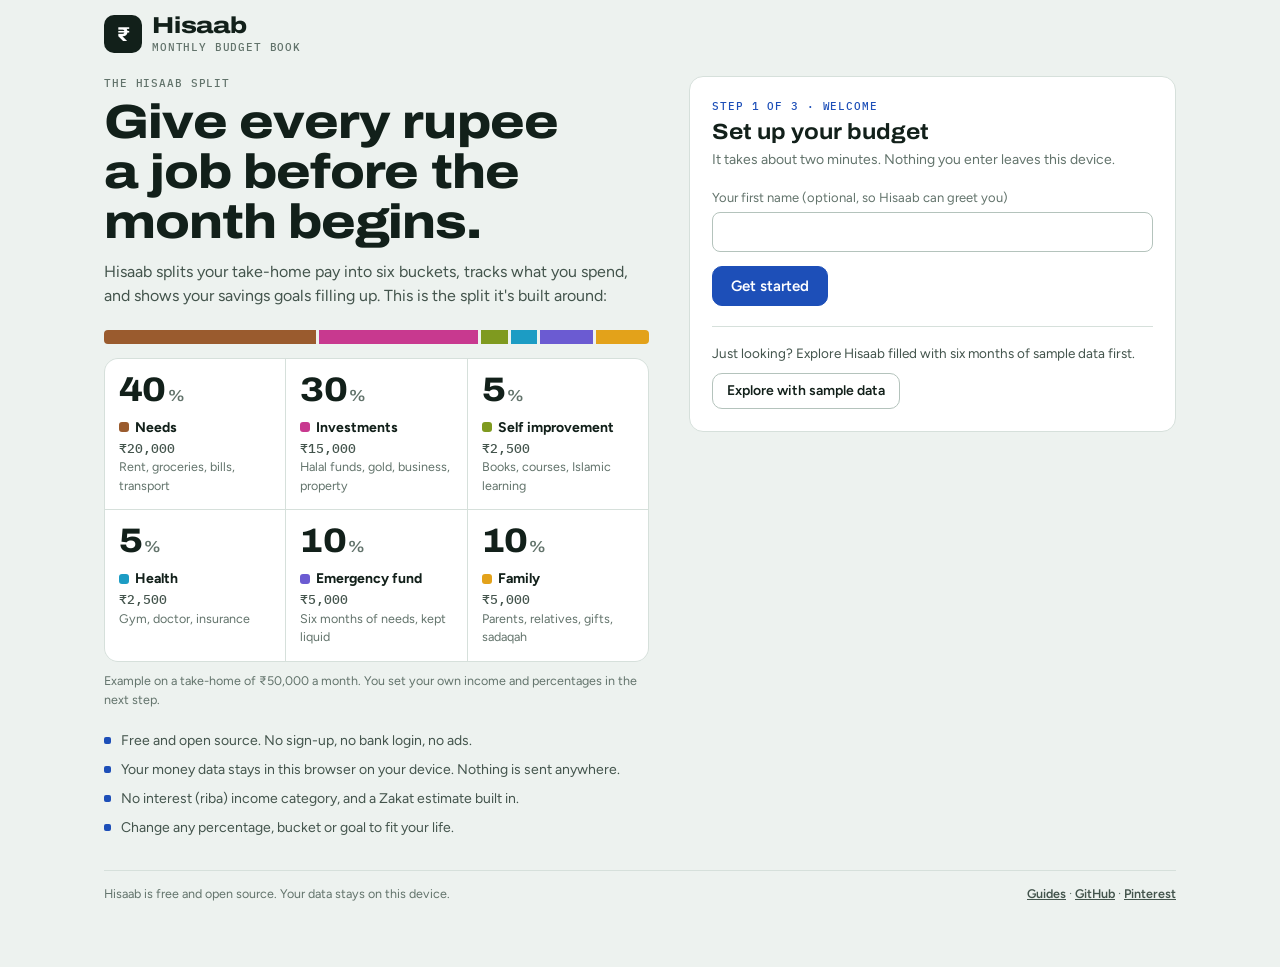
<file: index.html>
<!doctype html>
<html lang="en">
<head>
<meta charset="utf-8">
<meta name="viewport" content="width=device-width, initial-scale=1, viewport-fit=cover">
<title>Hisaab · 40-30-5-5-10-10 budget planner</title>
<meta name="description" content="Free budget planner that splits your take-home pay 40-30-5-5-10-10 into Needs, Investments, Self improvement, Health, Emergency fund and Family. Tracks spending, saving goals and Zakat. No sign-up, and your data stays on your device.">
<meta name="theme-color" content="#EDF2EF" media="(prefers-color-scheme: light)">
<meta name="theme-color" content="#0D1311" media="(prefers-color-scheme: dark)">
<meta name="p:domain_verify" content="845679a77f270f7be1ae9b9d1cb46f00"/>
<link rel="icon" href="data:image/svg+xml,%3Csvg xmlns='http://www.w3.org/2000/svg' viewBox='0 0 64 64'%3E%3Crect width='64' height='64' rx='16' fill='%2312201A'/%3E%3Ctext x='32' y='45' font-family='Arial,sans-serif' font-size='38' font-weight='700' text-anchor='middle' fill='%23ffffff'%3E%E2%82%B9%3C/text%3E%3C/svg%3E">
<link rel="apple-touch-icon" href="assets/icon-180.png">
<meta property="og:type" content="website">
<meta property="og:site_name" content="Hisaab">
<meta property="og:title" content="Hisaab: give every rupee a job">
<meta property="og:description" content="Free budget planner that splits your take-home pay 40-30-5-5-10-10 into Needs, Investments, Self improvement, Health, Emergency fund and Family. Tracks spending, saving goals and Zakat. No sign-up, and your data stays on your device.">
<meta property="og:url" content="https://buberearbaz-web.github.io/hisaab/">
<meta property="og:image" content="https://buberearbaz-web.github.io/hisaab/assets/og-image.png">
<meta name="twitter:card" content="summary_large_image">
<link rel="preconnect" href="https://fonts.googleapis.com">
<link rel="preconnect" href="https://fonts.gstatic.com" crossorigin>
<link rel="stylesheet" href="https://fonts.googleapis.com/css2?family=Archivo:wdth,wght@62..125,400..800&family=Figtree:wght@400;500;600;700&family=IBM+Plex+Mono:wght@400;500&display=swap">
<style>
html { -webkit-text-size-adjust: 100%; scroll-padding-top: env(safe-area-inset-top, 0px); }
body { margin: 0; }
img { max-width: 100%; }
[hidden] { display: none !important; }
:root {
  color-scheme: light;
  padding-top: env(safe-area-inset-top, 0px);
  padding-bottom: env(safe-area-inset-bottom, 0px);
  --ground: #EDF2EF;
  --surface: #FFFFFF;
  --surface-2: #F4F7F5;
  --ink: #12201A;
  --ink-2: #43544C;
  --muted: #62736B;
  --rule: #D6E0DB;
  --rule-strong: #B4C3BC;
  --accent: #1D4FB8;
  --accent-hover: #163F95;
  --accent-ink: #FFFFFF;
  --accent-soft: #E2E9FA;
  --guilloche: rgba(29, 79, 184, 0.075);
  --good: #1B7A43;
  --good-soft: #E0F1E6;
  --warn: #8F5B00;
  --warn-soft: #FBEFD6;
  --bad: #B3302A;
  --bad-soft: #FBE4E1;
  --s1: #9a5b2e;
  --s2: #c8398f;
  --s3: #7f9a1f;
  --s4: #1c9cc4;
  --s5: #6b5bd2;
  --s6: #e3a21a;
  --s-other: #8A948F;
  --backdrop: rgba(12, 22, 18, 0.45);
  --shadow: 0 1px 2px rgba(18, 32, 26, 0.06), 0 10px 30px rgba(18, 32, 26, 0.10);
  --f-display: "Archivo", "Helvetica Neue", Arial, sans-serif;
  --f-body: "Figtree", system-ui, -apple-system, "Segoe UI", sans-serif;
  --f-mono: "IBM Plex Mono", ui-monospace, "SF Mono", Menlo, monospace;
}
@media (prefers-color-scheme: dark) {
  :root:not([data-theme="light"]) {
    color-scheme: dark;
    --ground: #0D1311;
    --surface: #151D1A;
    --surface-2: #1B2521;
    --ink: #E3EBE7;
    --ink-2: #B2C0B9;
    --muted: #8D9D96;
    --rule: #25312C;
    --rule-strong: #3A4A43;
    --accent: #86A4F4;
    --accent-hover: #A3BBF7;
    --accent-ink: #0D1311;
    --accent-soft: #1D2944;
    --guilloche: rgba(134, 164, 244, 0.07);
    --good: #56C488;
    --good-soft: #16301F;
    --warn: #E2A640;
    --warn-soft: #33260E;
    --bad: #F2806F;
    --bad-soft: #3A1B17;
    --s1: #b5652a;
    --s2: #cf4a8c;
    --s3: #7a9420;
    --s4: #1e9aa6;
    --s5: #8a68e0;
    --s6: #c4860a;
    --s-other: #6F7B76;
    --backdrop: rgba(0, 0, 0, 0.6);
    --shadow: 0 1px 2px rgba(0, 0, 0, 0.4), 0 10px 30px rgba(0, 0, 0, 0.45);
  }
}
:root[data-theme="dark"] {
  color-scheme: dark;
  --ground: #0D1311;
  --surface: #151D1A;
  --surface-2: #1B2521;
  --ink: #E3EBE7;
  --ink-2: #B2C0B9;
  --muted: #8D9D96;
  --rule: #25312C;
  --rule-strong: #3A4A43;
  --accent: #86A4F4;
  --accent-hover: #A3BBF7;
  --accent-ink: #0D1311;
  --accent-soft: #1D2944;
  --guilloche: rgba(134, 164, 244, 0.07);
  --good: #56C488;
  --good-soft: #16301F;
  --warn: #E2A640;
  --warn-soft: #33260E;
  --bad: #F2806F;
  --bad-soft: #3A1B17;
  --s1: #b5652a;
  --s2: #cf4a8c;
  --s3: #7a9420;
  --s4: #1e9aa6;
  --s5: #8a68e0;
  --s6: #c4860a;
  --s-other: #6F7B76;
  --backdrop: rgba(0, 0, 0, 0.6);
  --shadow: 0 1px 2px rgba(0, 0, 0, 0.4), 0 10px 30px rgba(0, 0, 0, 0.45);
}

* { box-sizing: border-box; }
body { background: var(--ground); color: var(--ink); font: 15px/1.5 var(--f-body); }
button, input, select, textarea { font: inherit; color: inherit; }
button { cursor: pointer; }
:focus-visible { outline: 2px solid var(--accent); outline-offset: 2px; }
.num, .tnum { font-variant-numeric: tabular-nums; }

.app { max-width: 1160px; margin: 0 auto; padding-inline: 16px; padding-block: 8px 120px; }
@media (min-width: 720px) { .app { padding-inline: 24px; } }

/* Header */
.top { display: flex; align-items: center; justify-content: space-between; gap: 12px; flex-wrap: wrap; padding-block: 10px; }
.brand { display: flex; align-items: center; gap: 10px; min-width: 0; }
.mark { width: 38px; height: 38px; border-radius: 10px; background: var(--ink); color: var(--surface); display: grid; place-items: center; font: 700 20px/1 var(--f-display); flex: none; }
.wordmark { font: 800 23px/1 var(--f-display); font-stretch: 122%; letter-spacing: -0.01em; }
.tagline { font: 500 10.5px/1.2 var(--f-mono); color: var(--muted); letter-spacing: 0.08em; text-transform: uppercase; margin-top: 4px; overflow-wrap: anywhere; }
.month-switch { display: flex; align-items: center; background: var(--surface); border: 1px solid var(--rule); border-radius: 999px; padding: 3px; }
.month-switch button { border: 0; background: transparent; height: 34px; min-width: 34px; border-radius: 999px; font-weight: 600; font-size: 14px; }
.month-switch button:hover { background: var(--surface-2); }
.month-switch .mlabel { padding-inline: 12px; min-width: 148px; }
.month-switch .arrow { font-size: 18px; line-height: 1; color: var(--ink-2); }

.tabs { display: flex; gap: 2px; border-bottom: 1px solid var(--rule); margin-block: 4px 18px; overflow-x: auto; scrollbar-width: none; }
.tabs::-webkit-scrollbar { display: none; }
.tab { appearance: none; border: 0; background: none; padding: 10px 12px; font: 600 14px/1.2 var(--f-body); color: var(--muted); border-bottom: 2px solid transparent; margin-bottom: -1px; white-space: nowrap; }
.tab:hover { color: var(--ink); }
.tab[aria-selected="true"] { color: var(--ink); border-bottom-color: var(--accent); }
@media (max-width: 480px) { .tab { padding-inline: 9px; font-size: 13.5px; } }

.banner { background: var(--warn-soft); color: var(--warn); border-radius: 10px; padding: 10px 14px; font-weight: 500; margin-bottom: 16px; }

/* Shared pieces */
.card { background: var(--surface); border: 1px solid var(--rule); border-radius: 14px; padding: 18px; min-width: 0; }
@media (max-width: 480px) { .card { padding: 14px; border-radius: 12px; } }
.card-head { display: flex; flex-direction: column; gap: 2px; margin-bottom: 14px; }
.card-head h2 { font: 700 17px/1.25 var(--f-display); font-stretch: 108%; margin: 0; text-wrap: balance; }
.sub { margin: 0; color: var(--muted); font-size: 13px; }
.eyebrow { font: 500 11px/1.3 var(--f-mono); letter-spacing: 0.08em; text-transform: uppercase; color: var(--muted); }
.grow { flex: 1; }
.sw { display: inline-block; width: 10px; height: 10px; border-radius: 3px; flex: none; }
.pill { display: inline-flex; align-items: center; gap: 5px; font: 600 11.5px/1 var(--f-body); padding: 4px 8px; border-radius: 999px; white-space: nowrap; }
.pill::before { content: ""; width: 6px; height: 6px; border-radius: 50%; background: currentColor; }
.pill.good { color: var(--good); background: var(--good-soft); }
.pill.warn { color: var(--warn); background: var(--warn-soft); }
.pill.bad { color: var(--bad); background: var(--bad-soft); }
.pill.neutral { color: var(--muted); background: var(--surface-2); }
.tag { font: 500 10px/1 var(--f-mono); letter-spacing: 0.06em; text-transform: uppercase; color: var(--muted); border: 1px solid var(--rule-strong); border-radius: 4px; padding: 2px 4px; vertical-align: 1px; }
.pos { color: var(--muted); }
.neg { color: var(--bad); }
.credit { color: var(--good); }

.btn { display: inline-flex; align-items: center; justify-content: center; gap: 6px; border-radius: 10px; border: 1px solid var(--rule-strong); background: var(--surface); padding: 9px 14px; font-weight: 600; font-size: 14px; line-height: 1.1; text-decoration: none; color: var(--ink); }
.btn:hover { background: var(--surface-2); }
.btn.primary { background: var(--accent); color: var(--accent-ink); border-color: var(--accent); }
.btn.primary:hover { background: var(--accent-hover); border-color: var(--accent-hover); }
.btn.small { padding: 6px 10px; font-size: 13px; border-radius: 8px; }
.btn.ghost { background: transparent; }
.btn.danger { color: var(--bad); border-color: color-mix(in oklab, var(--bad) 45%, transparent); background: transparent; }
.btn.danger.armed { background: var(--bad); color: var(--surface); border-color: var(--bad); }
.btn:disabled { opacity: 0.55; cursor: progress; }
.icon-btn { border: 0; background: transparent; width: 32px; height: 32px; border-radius: 8px; font-size: 20px; line-height: 1; color: var(--muted); flex: none; }
.icon-btn:hover { background: var(--surface-2); color: var(--ink); }
.linkbtn { border: 0; background: none; padding: 0; color: var(--accent); font-weight: 600; font-size: inherit; text-decoration: underline; text-underline-offset: 2px; }

.empty { text-align: center; padding: 36px 16px; color: var(--muted); }
.empty strong { display: block; color: var(--ink); font: 700 17px/1.3 var(--f-display); margin-bottom: 6px; }
.empty .btn { margin-top: 14px; }

/* Onboarding */
.ob-wrap { max-width: 1120px; margin: 0 auto; padding-inline: 16px; padding-block: 14px 64px; }
@media (min-width: 720px) { .ob-wrap { padding-inline: 24px; } }
.ob-top { display: flex; align-items: center; justify-content: space-between; gap: 12px; flex-wrap: wrap; margin-bottom: 22px; }
.ob { display: grid; gap: 24px; grid-template-columns: minmax(0, 1fr); }
@media (min-width: 900px) { .ob.two { grid-template-columns: minmax(0, 1.12fr) minmax(0, 1fr); gap: 40px; align-items: start; } }
.ob-pitch h1 { font: 800 clamp(30px, 5.2vw, 48px)/1.04 var(--f-display); font-stretch: 116%; letter-spacing: -0.02em; margin: 8px 0 12px; text-wrap: balance; max-width: 17ch; }
.lede { color: var(--ink-2); font-size: 16px; margin: 0; max-width: 56ch; }
.sbar { display: flex; gap: 3px; height: 14px; margin-block: 22px 14px; }
.sbar span { height: 100%; }
.sbar span:first-child { border-radius: 4px 0 0 4px; }
.sbar span:last-child { border-radius: 0 4px 4px 0; }
.tiles { list-style: none; margin: 0; padding: 0; display: grid; grid-template-columns: repeat(3, minmax(0, 1fr)); gap: 1px; background: var(--rule); border: 1px solid var(--rule); border-radius: 14px; overflow: hidden; }
@media (max-width: 520px) { .tiles { grid-template-columns: repeat(2, minmax(0, 1fr)); } }
.tiles li { background: var(--surface); padding: 14px; display: grid; gap: 2px; align-content: start; min-width: 0; }
.t-pct { font: 800 34px/1 var(--f-display); font-stretch: 112%; letter-spacing: -0.02em; display: flex; align-items: baseline; gap: 2px; }
.t-pct small { font-size: 16px; color: var(--muted); font-weight: 700; }
.t-name { display: flex; align-items: center; gap: 6px; font-weight: 700; font-size: 14px; margin-top: 8px; }
.t-amt { font: 500 12.5px/1.3 var(--f-mono); color: var(--ink-2); }
.t-hint { font-size: 12.5px; color: var(--muted); }
.ex-note { font-size: 12.5px; color: var(--muted); margin: 10px 0 0; }
.values { list-style: none; padding: 0; margin: 20px 0 0; display: grid; gap: 8px; font-size: 14px; color: var(--ink-2); }
.values li { display: flex; gap: 10px; align-items: baseline; }
.values li::before { content: ""; width: 7px; height: 7px; border-radius: 2px; background: var(--accent); flex: none; transform: translateY(-1px); }
.ob-card { padding: 22px; }
@media (max-width: 480px) { .ob-card { padding: 16px; } }
.ob-narrow { max-width: 660px; margin-inline: auto; width: 100%; }
.ob-step { font: 500 11px/1.3 var(--f-mono); letter-spacing: 0.08em; text-transform: uppercase; color: var(--accent); }
.ob-card h2 { font: 700 22px/1.2 var(--f-display); font-stretch: 110%; margin: 6px 0 4px; text-wrap: balance; }
.ob-card > .sub { font-size: 14px; max-width: 58ch; }
.form { display: grid; gap: 14px; margin-top: 18px; }
.opt { color: var(--muted); font-weight: 400; }
.privacy { font-size: 12.5px; color: var(--muted); margin: 0; }
.ob-actions { display: flex; align-items: center; gap: 10px; flex-wrap: wrap; }
.ob-actions .btn { padding: 11px 18px; font-size: 15px; }
.ob-income { display: flex; gap: 12px; align-items: end; flex-wrap: wrap; margin-top: 18px; }
.ob-income .amt { flex: 1 1 220px; }
.ob-income .field { flex: 0 1 200px; }
.fmt { margin-top: 20px; }
.fmt-opts { display: grid; grid-template-columns: repeat(2, minmax(0, 1fr)); gap: 10px; }
@media (max-width: 520px) { .fmt-opts { grid-template-columns: minmax(0, 1fr); } }
.fmt-opt { display: flex; gap: 10px; align-items: flex-start; border: 1px solid var(--rule-strong); border-radius: 12px; padding: 12px; cursor: pointer; background: var(--surface); min-width: 0; }
.fmt-opt input { width: 16px; height: 16px; margin: 3px 0 0; flex: none; accent-color: var(--accent); }
.fmt-opt b { display: block; font-size: 14.5px; font-weight: 700; }
.fmt-opt small { display: block; margin-top: 2px; color: var(--muted); font-size: 12.5px; }
.fmt-opt:has(input:checked) { border-color: var(--accent); background: var(--accent-soft); box-shadow: inset 0 0 0 1px var(--accent); }
.fmt-opt:has(input:focus-visible) { outline: 2px solid var(--accent); outline-offset: 2px; }
.ob-split { margin-top: 20px; border-top: 1px solid var(--rule); }
.ob-row { display: grid; grid-template-columns: auto minmax(0, 1fr) 84px minmax(88px, auto); gap: 12px; align-items: center; padding-block: 10px; border-bottom: 1px solid var(--rule); }
.ob-row .nm b { display: block; font-weight: 600; font-size: 14.5px; }
.ob-row .nm small { display: block; color: var(--muted); font-size: 12.5px; }
.pct-in { display: flex; align-items: center; gap: 4px; color: var(--muted); }
.pct-in input { width: 58px; text-align: right; border: 1px solid var(--rule-strong); background: var(--surface); border-radius: 8px; padding: 7px 8px; color: var(--ink); font-variant-numeric: tabular-nums; }
.pct-in input[aria-invalid="true"] { border-color: var(--bad); background: var(--bad-soft); }
.ob-amt { text-align: right; font-variant-numeric: tabular-nums; font-weight: 600; }
@media (max-width: 480px) {
  .ob-row { grid-template-columns: auto minmax(0, 1fr) 76px; row-gap: 2px; }
  .ob-amt { grid-column: 2 / -1; text-align: left; font-size: 13px; color: var(--ink-2); font-weight: 500; }
}
.ob-total { display: flex; align-items: center; gap: 10px; flex-wrap: wrap; margin-block: 12px 18px; font-size: 13.5px; }
.goalbox { border: 1px solid var(--rule); border-radius: 12px; padding: 14px; display: grid; gap: 12px; background: var(--surface-2); margin-top: 16px; }
.goalbox h3 { margin: 0; font: 700 15px/1.2 var(--f-display); font-stretch: 105%; display: flex; gap: 8px; align-items: center; }
.goalbox h3 .opt { font: 400 12.5px var(--f-body); }
.grid2 { display: grid; grid-template-columns: repeat(2, minmax(0, 1fr)); gap: 12px; }
@media (max-width: 480px) { .grid2 { grid-template-columns: minmax(0, 1fr); } }
.suggest { font-size: 12.5px; color: var(--muted); margin: 0; }

/* Overview */
.notice { display: flex; align-items: center; gap: 10px 12px; flex-wrap: wrap; background: var(--surface); border: 1px solid var(--rule); border-radius: 12px; padding: 12px 14px; margin-bottom: 16px; font-size: 14px; }
.notice p { margin: 0; flex: 1 1 280px; color: var(--ink-2); }
.ov { display: flex; flex-direction: column; gap: 16px; }
.ov > .col { display: contents; }
.hero { order: 1; } .fixed { order: 2; } .buckets { order: 3; } .daily { order: 4; } .goal { order: 5; } .zakat { order: 6; }
@media (min-width: 920px) {
  .ov { display: grid; grid-template-columns: minmax(0, 1.7fr) minmax(0, 1fr); align-items: start; gap: 18px; }
  .ov > .col { display: flex; flex-direction: column; gap: 18px; min-width: 0; }
}

.hero { position: relative; overflow: hidden; background: var(--surface); border: 1px solid var(--rule); border-radius: 16px; padding: 20px; }
.hero::before { content: ""; position: absolute; inset: 0; pointer-events: none;
  background: repeating-radial-gradient(circle at 104% -12%, transparent 0 12px, var(--guilloche) 12px 13px);
  -webkit-mask-image: radial-gradient(circle at 100% 0, #000 0 30%, transparent 68%);
  mask-image: radial-gradient(circle at 100% 0, #000 0 30%, transparent 68%); }
.hero > * { position: relative; }
.hero-num { font: 800 clamp(40px, 10vw, 62px)/1 var(--f-display); font-stretch: 112%; letter-spacing: -0.025em; margin-top: 8px; overflow-wrap: anywhere; }
.hero-num.over { color: var(--bad); }
.hero-sub { margin: 8px 0 0; color: var(--ink-2); max-width: 60ch; }
.hero-note { margin: 4px 0 0; color: var(--muted); font-size: 13px; }
.split { display: flex; gap: 2px; height: 12px; margin-block: 20px 16px; }
.split > span { height: 100%; min-width: 0; }
.split > span:first-child { border-radius: 4px 0 0 4px; }
.split > span:last-child { border-radius: 0 4px 4px 0; }
.split > span:only-child { border-radius: 4px; }
.k-spent { background: var(--ink-2); }
.k-saved { background: var(--accent); }
.k-due { background: repeating-linear-gradient(135deg, var(--rule-strong) 0 3px, transparent 3px 6px); box-shadow: inset 0 0 0 1px var(--rule-strong); }
.k-free { background: var(--accent-soft); box-shadow: inset 0 0 0 1px color-mix(in oklab, var(--accent) 55%, transparent); }
.stats { display: grid; grid-template-columns: repeat(4, minmax(0, 1fr)); gap: 12px 16px; margin: 0; }
@media (max-width: 600px) { .stats { grid-template-columns: repeat(2, minmax(0, 1fr)); } }
.stats > div { min-width: 0; }
.stats dt { display: flex; align-items: center; gap: 6px; font-size: 12.5px; color: var(--muted); }
.stats dt .key { width: 10px; height: 10px; border-radius: 3px; flex: none; }
.stats dd { margin: 2px 0 0; font: 700 18px/1.2 var(--f-display); font-stretch: 105%; }
.stats dd small { display: block; font: 400 12px/1.3 var(--f-body); color: var(--muted); margin-top: 2px; }

.bucket { padding-block: 14px; border-top: 1px solid var(--rule); }
.bucket:first-of-type { border-top: 0; padding-top: 0; }
.b-top { display: flex; align-items: center; gap: 8px; flex-wrap: wrap; }
.b-top h3 { margin: 0; font: 700 15px/1.2 var(--f-display); font-stretch: 105%; }
.b-pct { font: 500 12px/1 var(--f-mono); color: var(--muted); }
.b-amt { font-variant-numeric: tabular-nums; font-weight: 600; }
.b-amt .of { color: var(--muted); font-weight: 400; }
.bar { height: 8px; border-radius: 4px; background: var(--surface-2); box-shadow: inset 0 0 0 1px var(--rule); margin-top: 10px; overflow: hidden; }
.bar > span { display: block; height: 100%; border-radius: 0 4px 4px 0; background: var(--c); }
.b-note { margin: 6px 0 0; font-size: 12.5px; color: var(--muted); }
.items { list-style: none; margin: 10px 0 0; padding: 0; display: grid; gap: 8px; }
.items li { display: grid; grid-template-columns: minmax(0, 1fr) auto minmax(92px, auto); align-items: baseline; column-gap: 12px; row-gap: 4px; font-size: 13.5px; }
.i-name { min-width: 0; overflow-wrap: anywhere; }
.i-vals { font-variant-numeric: tabular-nums; text-align: right; white-space: nowrap; }
.i-vals .of { color: var(--muted); }
.i-diff { font-variant-numeric: tabular-nums; text-align: right; font-size: 12.5px; white-space: nowrap; }
.ibar { grid-column: 1 / -1; height: 3px; border-radius: 2px; background: var(--surface-2); overflow: hidden; }
.ibar > span { display: block; height: 100%; background: var(--c); border-radius: 0 2px 2px 0; }
@media (max-width: 440px) {
  .items li { grid-template-columns: minmax(0, 1fr) auto; }
  .i-diff { grid-column: 2; }
}

.fx { list-style: none; margin: 0; padding: 0; }
.fx li { display: flex; align-items: center; gap: 10px; padding-block: 10px; border-top: 1px solid var(--rule); }
.fx li:first-child { border-top: 0; padding-top: 0; }
.chk { width: 22px; height: 22px; border-radius: 50%; border: 1.5px solid var(--rule-strong); display: grid; place-items: center; flex: none; font-size: 12px; font-weight: 700; color: transparent; }
.fx li.done .chk { background: var(--good); border-color: var(--good); color: var(--surface); }
.fx li.partial .chk { border-color: var(--warn); background: conic-gradient(var(--warn) var(--p, 50%), transparent 0); }
.fx-main { flex: 1; min-width: 0; }
.fx-name { font-weight: 600; font-size: 14px; overflow-wrap: anywhere; }
.fx-meta { font-size: 12.5px; color: var(--muted); font-variant-numeric: tabular-nums; }
.fx-ok { font-size: 12.5px; color: var(--good); font-weight: 600; white-space: nowrap; }
.progress-line { font-size: 12.5px; color: var(--muted); margin: -6px 0 12px; }

.glist { display: grid; gap: 14px; }
.gitem + .gitem { border-top: 1px solid var(--rule); padding-top: 14px; }
.g-top { display: flex; align-items: center; gap: 8px; flex-wrap: wrap; }
.g-top h3 { margin: 0; font: 700 15px/1.2 var(--f-display); font-stretch: 105%; overflow-wrap: anywhere; }
.g-num { display: flex; align-items: baseline; gap: 8px; flex-wrap: wrap; margin-top: 6px; font-variant-numeric: tabular-nums; }
.g-num strong { font: 800 24px/1.1 var(--f-display); font-stretch: 110%; }
.g-num span { color: var(--muted); }
.meter { height: 10px; border-radius: 5px; background: var(--accent-soft); margin-block: 10px; overflow: hidden; }
.meter > span { display: block; height: 100%; background: var(--accent); border-radius: 0 5px 5px 0; }
.g-line { margin: 0; color: var(--ink-2); font-size: 13px; }
.zk-num strong { font: 800 30px/1.1 var(--f-display); font-stretch: 110%; }
.zakat p { margin: 0; color: var(--ink-2); font-size: 13.5px; }
.zakat p + p { margin-top: 8px; }
.zakat .fine { color: var(--muted); font-size: 12.5px; }

/* Charts */
.chart { position: relative; width: 100%; }
.chart svg { display: block; width: 100%; height: auto; overflow: visible; }
.chart .grid { stroke: var(--rule); stroke-width: 1; }
.chart .base { stroke: var(--rule-strong); stroke-width: 1; }
.chart .ref { stroke: var(--ink-2); stroke-width: 1; }
.chart .tick { fill: var(--muted); font: 10.5px var(--f-mono); }
.chart .lbl { fill: var(--ink-2); font: 600 11px var(--f-body); }
.chart .hit { fill: transparent; }
.chart .hit:hover { fill: var(--surface-2); }
.legend { display: flex; flex-wrap: wrap; gap: 6px 14px; margin-bottom: 12px; font-size: 12.5px; color: var(--ink-2); }
.legend span { display: inline-flex; align-items: center; gap: 6px; }
.legend i { width: 10px; height: 10px; border-radius: 3px; display: inline-block; }
.legend .ref-key { width: 14px; height: 0; border-top: 1px solid var(--ink-2); border-radius: 0; }

.hbars { list-style: none; margin: 0; padding: 0; display: grid; gap: 10px; }
.hbars li { display: grid; grid-template-columns: minmax(90px, 30%) minmax(0, 1fr) auto; align-items: center; gap: 10px; font-size: 13.5px; }
.hb-name { overflow-wrap: anywhere; }
.hb-track { height: 10px; }
.hb-track > span { display: block; height: 100%; border-radius: 0 4px 4px 0; min-width: 2px; }
.hb-val { font-variant-numeric: tabular-nums; font-weight: 600; text-align: right; }

.tablewrap { overflow-x: auto; margin-inline: -4px; padding-inline: 4px; }
table.data { border-collapse: collapse; width: 100%; font-size: 13.5px; }
table.data th { text-align: left; font: 500 11px/1.3 var(--f-mono); letter-spacing: 0.06em; text-transform: uppercase; color: var(--muted); padding: 8px 10px; border-bottom: 1px solid var(--rule-strong); white-space: nowrap; }
table.data td { padding: 9px 10px; border-bottom: 1px solid var(--rule); white-space: nowrap; }
table.data .num { text-align: right; font-variant-numeric: tabular-nums; }
table.data tbody tr:last-child td { border-bottom: 0; }

.trends { display: grid; gap: 18px; grid-template-columns: minmax(0, 1fr); }
@media (min-width: 920px) { .trends { grid-template-columns: minmax(0, 1.6fr) minmax(0, 1fr); } .trends .wide { grid-column: 1 / -1; } }

/* Passbook */
.pb-tools { display: flex; flex-direction: column; gap: 10px; margin-bottom: 14px; }
.fchips { display: flex; gap: 6px; overflow-x: auto; scrollbar-width: none; padding-bottom: 2px; }
.fchips::-webkit-scrollbar { display: none; }
.fchip { display: inline-flex; align-items: center; gap: 6px; border: 1px solid var(--rule-strong); background: var(--surface); border-radius: 999px; padding: 6px 11px; font-size: 13px; font-weight: 500; white-space: nowrap; }
.fchip i { width: 8px; height: 8px; border-radius: 2px; display: inline-block; }
.fchip[aria-pressed="true"] { background: var(--ink); color: var(--surface); border-color: var(--ink); }
.pb-right { display: flex; gap: 8px; align-items: center; }
.search { flex: 1; min-width: 0; border: 1px solid var(--rule-strong); background: var(--surface); border-radius: 10px; padding: 9px 12px; font-size: 14px; }
.pb-sum { display: flex; flex-wrap: wrap; gap: 4px 18px; font-size: 13px; color: var(--muted); margin-bottom: 10px; font-variant-numeric: tabular-nums; }
.pb-sum strong { color: var(--ink); font-weight: 600; }
table.pb { border-collapse: collapse; width: 100%; font-size: 14px; }
table.pb th { text-align: left; font: 500 10.5px/1.3 var(--f-mono); letter-spacing: 0.07em; text-transform: uppercase; color: var(--muted); padding: 8px 10px; border-bottom: 1.5px solid var(--ink-2); white-space: nowrap; }
table.pb td { padding: 10px 10px; border-bottom: 1px solid var(--rule); vertical-align: top; }
table.pb tbody tr { cursor: pointer; }
table.pb tbody tr:hover td { background: var(--surface-2); }
table.pb .num { text-align: right; font-family: var(--f-mono); font-size: 13px; white-space: nowrap; }
.pb-date { font-family: var(--f-mono); font-size: 12.5px; white-space: nowrap; color: var(--ink-2); }
.pb-date small { display: block; color: var(--muted); font-size: 11px; }
.pb-part { display: flex; gap: 8px; align-items: flex-start; min-width: 0; }
.pb-part .sw { margin-top: 5px; }
.pb-part b { font-weight: 600; }
.pb-part small { display: block; color: var(--muted); font-size: 12.5px; overflow-wrap: anywhere; }
.col-amt { display: none; }
@media (max-width: 640px) {
  .col-wd, .col-dp { display: none; }
  .col-amt { display: table-cell; }
  table.pb td, table.pb th { padding-inline: 6px; }
}

/* Plan editor */
.plan { display: grid; grid-template-columns: minmax(0, 1fr); gap: 16px; }
.plan-top { display: grid; gap: 16px; grid-template-columns: minmax(0, 1fr); }
@media (min-width: 920px) { .plan-top { grid-template-columns: repeat(3, minmax(0, 1fr)); } }
.fields { display: grid; gap: 12px; }
.field { display: grid; gap: 4px; font-size: 13px; color: var(--muted); min-width: 0; }
.field input, .field select, .ed input, .ed select, .mini input, .mini select { border: 1px solid var(--rule-strong); background: var(--surface); border-radius: 8px; padding: 8px 10px; font-size: 14.5px; color: var(--ink); min-width: 0; width: 100%; font-variant-numeric: tabular-nums; }
.field select, .ed select, .mini select { min-height: 40px; }
.field input[type="date"], .mini input[type="month"] { -webkit-appearance: none; appearance: none; display: block; min-height: 40px; text-align: left; }
.field input[type="date"]::-webkit-date-and-time-value, .mini input[type="month"]::-webkit-date-and-time-value { text-align: left; }
/* iOS zooms the page when a field under 16px gets focus */
@media (pointer: coarse), (max-width: 560px) {
  .field input, .field select, .ed input, .ed select, .mini input, .mini select, .search, .pct-in input, textarea { font-size: 16px; }
}
.field input[aria-invalid="true"], .ed input[aria-invalid="true"], .mini input[aria-invalid="true"] { border-color: var(--bad); background: var(--bad-soft); }
.field.calc strong { color: var(--ink); font: 700 18px/1.3 var(--f-display); font-stretch: 105%; }
.field-help { font-size: 12.5px; color: var(--muted); margin: 0; }
.checks { list-style: none; margin: 0; padding: 0; display: grid; gap: 10px; font-size: 13.5px; }
.checks li { display: flex; gap: 8px; align-items: flex-start; }
.checks li .pill { flex: none; }
.flag-help { margin: 0; padding: 0; list-style: none; display: grid; gap: 4px; font-size: 12.5px; color: var(--muted); }
.flag-help b { color: var(--ink-2); }
.ed-grid { display: grid; gap: 16px; grid-template-columns: minmax(0, 1fr); }
@media (min-width: 920px) { .ed-grid { grid-template-columns: repeat(2, minmax(0, 1fr)); } }
.ed-head { display: flex; align-items: center; gap: 8px; margin-bottom: 10px; flex-wrap: wrap; }
.ed-head .ed-bname { flex: 1 1 140px; font: 700 15px/1.2 var(--f-display); font-stretch: 105%; }
.ed-pct { display: inline-flex; align-items: center; gap: 4px; color: var(--muted); }
.ed-pct input { width: 64px; text-align: right; }
.ed-alloc { font-weight: 600; font-variant-numeric: tabular-nums; min-width: 80px; text-align: right; }
.ed-kind { display: flex; align-items: center; gap: 8px; margin-bottom: 12px; font-size: 12.5px; color: var(--muted); }
.kind { display: inline-grid; grid-template-columns: 1fr 1fr; background: var(--surface-2); border: 1px solid var(--rule); border-radius: 8px; padding: 2px; gap: 2px; }
.kind button { border: 0; background: transparent; border-radius: 6px; padding: 4px 10px; font-size: 12.5px; font-weight: 600; color: var(--muted); }
.kind button[aria-pressed="true"] { background: var(--surface); color: var(--ink); box-shadow: inset 0 0 0 1px var(--rule-strong); }
.ed-row { display: grid; grid-template-columns: minmax(0, 1.3fr) minmax(0, 1fr) auto auto; gap: 8px; align-items: start; padding-block: 6px; border-top: 1px solid var(--rule); }
.ed-row.ed-th { border-top: 0; font: 500 10.5px/1.3 var(--f-mono); letter-spacing: 0.06em; text-transform: uppercase; color: var(--muted); padding-bottom: 2px; }
.ed-eq { display: block; font-size: 11.5px; color: var(--muted); margin-top: 3px; font-variant-numeric: tabular-nums; }
.flags { display: flex; gap: 4px; flex-wrap: wrap; padding-top: 3px; }
.flags button { border: 1px solid var(--rule-strong); background: transparent; border-radius: 6px; padding: 4px 7px; font-size: 11.5px; font-weight: 600; color: var(--muted); }
.flags button[aria-pressed="true"] { background: var(--ink); border-color: var(--ink); color: var(--surface); }
.ed-foot { display: flex; align-items: center; gap: 10px; flex-wrap: wrap; margin-top: 10px; font-size: 12.5px; }
@media (max-width: 560px) {
  .ed-row { grid-template-columns: minmax(0, 1fr) auto; }
  .ed-row > .ed-amt { grid-column: 1; }
  .ed-row > .flags { grid-column: 1 / -1; grid-row: 3; }
  .ed-row > .icon-btn { grid-column: 2; grid-row: 1; }
  .ed-row.ed-th { display: none; }
}
.add-row { display: flex; gap: 10px; align-items: center; flex-wrap: wrap; }
.mini { display: grid; gap: 3px; font-size: 11.5px; color: var(--muted); min-width: 0; }
.g-ed-row { display: grid; grid-template-columns: minmax(0, 1.4fr) minmax(0, 1fr) minmax(0, 1fr) minmax(0, 1fr) minmax(0, 1.1fr) auto; gap: 8px; align-items: end; padding-block: 10px; border-top: 1px solid var(--rule); }
.g-ed-row:first-child { border-top: 0; padding-top: 0; }
@media (max-width: 760px) {
  .g-ed-row { grid-template-columns: minmax(0, 1fr) minmax(0, 1fr) auto; }
  .g-ed-row > .g-name { grid-column: 1 / 3; }
  .g-ed-row > .icon-btn { grid-column: 3; grid-row: 1; align-self: end; }
}
.savebar { position: sticky; bottom: calc(12px + env(safe-area-inset-bottom, 0px)); display: flex; align-items: center; gap: 10px; background: var(--ink); color: var(--surface); border-radius: 12px; padding: 10px 12px 10px 16px; box-shadow: var(--shadow); z-index: 5; }
.savebar span { flex: 1; font-weight: 600; font-size: 14px; }
.savebar .btn.ghost { color: var(--surface); border-color: color-mix(in oklab, var(--surface) 35%, transparent); }
.savebar .btn.ghost:hover { background: color-mix(in oklab, var(--surface) 12%, transparent); }
.note-banknotes { font-size: 12px; color: var(--muted); margin: 0; }

/* Sample data, footer */
.demo-cta { margin-top: 20px; padding-top: 16px; border-top: 1px solid var(--rule); display: grid; gap: 10px; justify-items: start; }
.demo-cta p { margin: 0; font-size: 13.5px; color: var(--ink-2); }
.demo-bar { display: flex; align-items: center; gap: 10px 14px; flex-wrap: wrap; background: var(--accent-soft); color: var(--ink); border-radius: 12px; padding: 10px 14px; margin-bottom: 16px; font-size: 14px; }
.demo-bar p { margin: 0; flex: 1 1 280px; }
.foot { display: flex; flex-wrap: wrap; justify-content: space-between; gap: 6px 16px; margin-top: 32px; padding-top: 14px; border-top: 1px solid var(--rule); font-size: 12.5px; color: var(--muted); }
.foot a { color: var(--ink-2); font-weight: 600; }

/* Settings */
.prof { display: grid; gap: 16px; grid-template-columns: minmax(0, 1fr); }
@media (min-width: 920px) { .prof { grid-template-columns: repeat(2, minmax(0, 1fr)); align-items: start; } .prof .wide { grid-column: 1 / -1; } }
.btnrow { display: flex; flex-wrap: wrap; gap: 8px; align-items: center; }
.sec + .sec { border-top: 1px solid var(--rule); margin-top: 16px; padding-top: 16px; }
.sec h3 { margin: 0 0 4px; font: 700 14.5px/1.2 var(--f-display); font-stretch: 105%; }
.sec > p { margin: 0 0 10px; font-size: 13.5px; color: var(--ink-2); max-width: 64ch; }
textarea.code { width: 100%; min-height: 84px; border: 1px solid var(--rule-strong); border-radius: 8px; padding: 8px 10px; font: 12.5px/1.4 var(--f-mono); background: var(--surface); color: var(--ink); resize: vertical; }
.confirm { display: flex; flex-wrap: wrap; gap: 10px; align-items: center; background: var(--warn-soft); color: var(--warn); border-radius: 10px; padding: 10px 12px; font-size: 13.5px; font-weight: 500; margin-top: 10px; }
.confirm span { flex: 1 1 220px; }
.file-in { font-size: 13px; color: var(--ink-2); max-width: 100%; }

/* Add button, dialog, toast, tooltip */
.fab { position: fixed; right: 16px; bottom: calc(16px + env(safe-area-inset-bottom, 0px)); z-index: 20; display: inline-flex; align-items: center; gap: 8px; border: 0; border-radius: 999px; padding: 14px 20px 14px 16px; background: var(--accent); color: var(--accent-ink); font: 700 15px/1 var(--f-body); box-shadow: var(--shadow); }
.fab:hover { background: var(--accent-hover); }
.fab .plus { font-size: 22px; line-height: 0.6; font-weight: 500; }
@media (min-width: 1240px) { .fab { right: calc((100% - 1160px) / 2 + 24px); } }

dialog { border: 0; padding: 0; background: var(--surface); color: var(--ink); border-radius: 18px; width: min(540px, calc(100% - 32px)); max-width: none; max-height: calc(100% - 32px); overflow: auto; box-shadow: var(--shadow); }
dialog::backdrop { background: var(--backdrop); }
@media (max-width: 560px) {
  dialog { width: 100%; margin: auto 0 0; border-radius: 18px 18px 0 0; max-height: 92%; }
}
.dlg-body { padding: 18px 18px calc(18px + env(safe-area-inset-bottom, 0px)); display: grid; grid-template-columns: minmax(0, 1fr); gap: 14px; }
.dlg-body > * { min-width: 0; }
.dlg-head { display: flex; align-items: center; justify-content: space-between; }
.dlg-head h2 { margin: 0; font: 700 19px/1.2 var(--f-display); font-stretch: 110%; }
.seg { display: grid; grid-template-columns: 1fr 1fr; background: var(--surface-2); border: 1px solid var(--rule); border-radius: 10px; padding: 3px; gap: 3px; }
.seg button { border: 0; background: transparent; border-radius: 8px; padding: 8px; font-weight: 600; color: var(--muted); }
.seg button[aria-checked="true"] { background: var(--surface); color: var(--ink); box-shadow: 0 1px 2px rgba(0,0,0,.08), inset 0 0 0 1px var(--rule-strong); }
.amt { display: flex; align-items: baseline; gap: 6px; border-bottom: 2px solid var(--ink); padding-bottom: 4px; min-width: 0; }
.amt .cur { font: 700 28px/1 var(--f-display); color: var(--muted); white-space: nowrap; }
.amt input { flex: 1 1 0; width: 0; min-width: 0; border: 0; background: transparent; outline: none; font: 800 36px/1.1 var(--f-display); font-stretch: 108%; letter-spacing: -0.01em; padding: 0; font-variant-numeric: tabular-nums; }
.amt:focus-within { border-bottom-color: var(--accent); }
.hint { font-size: 12.5px; color: var(--muted); margin-top: -8px; min-height: 1.3em; font-variant-numeric: tabular-nums; }
fieldset { border: 0; margin: 0; padding: 0; min-width: 0; }
legend, .lbl-text { font: 500 11px/1.3 var(--f-mono); letter-spacing: 0.07em; text-transform: uppercase; color: var(--muted); padding: 0; margin-bottom: 8px; }
.cats { display: grid; gap: 10px; max-height: 280px; overflow-y: auto; padding: 2px; }
.catgroup { display: grid; gap: 6px; }
.catlabel { display: flex; align-items: center; gap: 6px; font-size: 12px; font-weight: 600; color: var(--ink-2); }
.chips { display: flex; flex-wrap: wrap; gap: 6px; }
.chip { position: relative; display: inline-flex; }
.chip input { position: absolute; inset: 0; opacity: 0; margin: 0; cursor: pointer; }
.chip span { display: inline-flex; align-items: center; padding: 7px 11px; border: 1px solid var(--rule-strong); border-radius: 999px; font-size: 13.5px; font-weight: 500; background: var(--surface); line-height: 1.1; }
.chip input:checked + span { background: var(--ink); color: var(--surface); border-color: var(--ink); }
.chip input:focus-visible + span { outline: 2px solid var(--accent); outline-offset: 2px; }
.row2 { display: flex; gap: 10px; align-items: end; flex-wrap: wrap; }
.row2 .field { flex: 1 1 160px; }
.quick { display: flex; gap: 6px; }
.err { margin: 0; color: var(--bad); font-weight: 500; font-size: 13.5px; }
.dlg-actions { display: flex; align-items: center; gap: 10px; }

.toast { position: fixed; left: 50%; transform: translateX(-50%); bottom: calc(80px + env(safe-area-inset-bottom, 0px)); z-index: 30; display: flex; align-items: center; gap: 14px; background: var(--ink); color: var(--surface); padding: 10px 12px 10px 16px; border-radius: 12px; box-shadow: var(--shadow); font-size: 14px; max-width: calc(100% - 32px); }
.toast button { border: 0; background: transparent; color: var(--accent-soft); font-weight: 700; padding: 4px 6px; border-radius: 6px; }
:root[data-theme="dark"] .toast button { color: var(--accent-ink); }
.tip { position: fixed; z-index: 40; pointer-events: none; background: var(--ink); color: var(--surface); font-size: 12.5px; padding: 6px 9px; border-radius: 8px; box-shadow: var(--shadow); max-width: 240px; font-variant-numeric: tabular-nums; }

/* Copy fallback */
.msg-preview { background: var(--surface-2); border: 1px solid var(--rule); border-radius: 12px; padding: 12px 14px; font-size: 14px; white-space: pre-line; color: var(--ink); overflow-wrap: anywhere; margin: 12px 0 0; }
.fallback, .sec > .fallback { font-size: 12.5px; color: var(--muted); margin: 10px 0 0; }
.sel { user-select: all; -webkit-user-select: all; font-family: var(--f-mono); color: var(--ink-2); overflow-wrap: anywhere; }

/* Help */
.help { display: grid; gap: 16px; grid-template-columns: minmax(0, 1fr); }
@media (min-width: 920px) { .help { grid-template-columns: repeat(2, minmax(0, 1fr)); align-items: start; } .help .wide { grid-column: 1 / -1; } }
.help-intro { display: flex; align-items: center; gap: 12px; flex-wrap: wrap; }
.help-intro p { margin: 0; flex: 1 1 300px; color: var(--ink-2); }
.steps { margin: 0; padding: 0; list-style: none; counter-reset: st; display: grid; gap: 10px; }
.steps li { counter-increment: st; display: grid; grid-template-columns: 24px minmax(0, 1fr); gap: 10px; font-size: 14px; color: var(--ink-2); align-items: start; }
.steps li::before { content: counter(st); width: 24px; height: 24px; border-radius: 50%; background: var(--accent-soft); color: var(--accent); font: 600 12px/24px var(--f-mono); text-align: center; }
.steps b { color: var(--ink); }
.grp { font: 500 11px/1.3 var(--f-mono); letter-spacing: 0.07em; text-transform: uppercase; color: var(--muted); margin: 18px 0 6px; }
.card-head + .grp { margin-top: 0; }
.btnmap { margin: 0; }
.btnmap > div { display: grid; grid-template-columns: minmax(150px, 32%) minmax(0, 1fr); gap: 12px; padding-block: 9px; border-top: 1px solid var(--rule); font-size: 13.5px; align-items: baseline; }
.btnmap > div:first-child { border-top: 0; }
.btnmap dt { margin: 0; display: flex; flex-wrap: wrap; gap: 4px; align-items: center; font-weight: 600; }
.btnmap dd { margin: 0; color: var(--ink-2); }
@media (max-width: 520px) { .btnmap > div { grid-template-columns: minmax(0, 1fr); gap: 4px; } }
.kbd { display: inline-flex; align-items: center; font: 600 12.5px/1.2 var(--f-body); border: 1px solid var(--rule-strong); border-radius: 7px; padding: 3px 8px; background: var(--surface); color: var(--ink); white-space: nowrap; }
.kbd.blue { background: var(--accent); color: var(--accent-ink); border-color: var(--accent); }
.kbd.red { color: var(--bad); border-color: color-mix(in oklab, var(--bad) 45%, transparent); }
.faq details { border-top: 1px solid var(--rule); padding-block: 11px; }
.faq details:first-of-type { border-top: 0; padding-top: 0; }
.faq summary { cursor: pointer; font-weight: 600; font-size: 14px; }
.faq details p { margin: 6px 0 0; font-size: 13.5px; color: var(--ink-2); max-width: 72ch; }

/* Tour */
.tour { position: fixed; inset: 0; z-index: 50; }
.tour.center { background: var(--backdrop); }
.tour-hole { position: fixed; border-radius: 12px; box-shadow: 0 0 0 9999px var(--backdrop), 0 0 0 2px var(--accent); pointer-events: none; }
.tour-card { position: fixed; width: min(360px, calc(100vw - 32px)); background: var(--surface); color: var(--ink); border: 1px solid var(--rule); border-radius: 14px; box-shadow: var(--shadow); padding: 16px; display: grid; gap: 8px; }
.tour-count { font: 500 11px/1.3 var(--f-mono); letter-spacing: 0.08em; text-transform: uppercase; color: var(--accent); }
.tour-card h3 { margin: 0; font: 700 18px/1.25 var(--f-display); font-stretch: 108%; text-wrap: balance; }
.tour-card p { margin: 0; font-size: 14px; color: var(--ink-2); }
.tour-foot { display: flex; align-items: center; gap: 8px; margin-top: 6px; }

@media (prefers-reduced-motion: no-preference) {
  .bar > span, .ibar > span, .meter > span, .hb-track > span { transition: width 0.35s ease; }
  .tour-hole, .tour-card { transition: top 0.25s ease, left 0.25s ease, width 0.25s ease, height 0.25s ease; }
}
</style>
</head>
<body>

<div id="ob" class="ob-wrap"></div>

<div id="app" class="app" hidden>
  <header class="top">
    <div class="brand">
      <span class="mark" aria-hidden="true">₹</span>
      <div>
        <div class="wordmark">Hisaab</div>
        <div class="tagline" id="tagline">Monthly budget book</div>
      </div>
    </div>
    <div class="month-switch" role="group" aria-label="Month">
      <button type="button" id="mPrev" class="arrow" aria-label="Previous month">‹</button>
      <button type="button" id="mLabel" class="mlabel" title="Jump to this month">—</button>
      <button type="button" id="mNext" class="arrow" aria-label="Next month">›</button>
    </div>
  </header>

  <nav class="tabs" role="tablist" aria-label="Sections">
    <button type="button" class="tab" role="tab" id="t-overview" data-tab="overview" aria-controls="p-overview">Overview</button>
    <button type="button" class="tab" role="tab" id="t-passbook" data-tab="passbook" aria-controls="p-passbook">Passbook</button>
    <button type="button" class="tab" role="tab" id="t-trends" data-tab="trends" aria-controls="p-trends">Trends</button>
    <button type="button" class="tab" role="tab" id="t-plan" data-tab="plan" aria-controls="p-plan">Plan</button>
    <button type="button" class="tab" role="tab" id="t-profile" data-tab="profile" aria-controls="p-profile">Settings</button>
    <button type="button" class="tab" role="tab" id="t-help" data-tab="help" aria-controls="p-help">Help</button>
  </nav>

  <div id="banner" class="banner" role="status" hidden></div>
  <div id="demoBar" class="demo-bar" hidden><p><b>You're exploring sample data.</b> Look around, log a test entry, change the plan. When you're ready, start your own budget and the sample is cleared.</p><button type="button" class="btn small primary" data-demo-exit>Start my own budget</button></div>

  <main>
    <section id="p-overview" role="tabpanel" aria-labelledby="t-overview"></section>
    <section id="p-passbook" role="tabpanel" aria-labelledby="t-passbook" hidden>
      <div class="card">
        <div class="pb-tools">
          <div id="pbChips" class="fchips" role="group" aria-label="Filter entries"></div>
          <div class="pb-right">
            <input id="pbSearch" class="search" type="search" placeholder="Search notes, categories, amounts" aria-label="Search entries" autocomplete="off">
            <button type="button" id="pbExport" class="btn ghost small" hidden>Export CSV</button>
          </div>
        </div>
        <div id="pbSum" class="pb-sum"></div>
        <div id="pbList"></div>
      </div>
    </section>
    <section id="p-trends" role="tabpanel" aria-labelledby="t-trends" hidden></section>
    <section id="p-plan" role="tabpanel" aria-labelledby="t-plan" hidden></section>
    <section id="p-profile" role="tabpanel" aria-labelledby="t-profile" hidden></section>
    <section id="p-help" role="tabpanel" aria-labelledby="t-help" hidden></section>
  </main>
  <div id="appFoot"></div>
</div>

<button type="button" id="fab" class="fab" aria-haspopup="dialog" hidden><span class="plus" aria-hidden="true">+</span>Add entry</button>

<dialog id="dlg" aria-labelledby="dlgTitle">
  <form id="entryForm" class="dlg-body" novalidate>
    <div class="dlg-head">
      <h2 id="dlgTitle">Add entry</h2>
      <button type="button" class="icon-btn" id="dlgClose" aria-label="Close">×</button>
    </div>
    <div class="seg" role="radiogroup" aria-label="Entry type">
      <button type="button" role="radio" id="fTypeX" data-type="expense" aria-checked="true">Expense</button>
      <button type="button" role="radio" id="fTypeI" data-type="income" aria-checked="false">Income</button>
    </div>
    <label class="amt"><span class="cur" id="fCurSym" aria-hidden="true">₹</span><input id="fAmount" inputmode="decimal" autocomplete="off" placeholder="0" aria-label="Amount"></label>
    <div id="fHint" class="hint">Sums work too, like 349+530</div>
    <fieldset>
      <legend>Category</legend>
      <div id="fCats" class="cats"></div>
    </fieldset>
    <fieldset id="fGoalSet" hidden>
      <legend>Counts toward</legend>
      <div id="fGoals" class="chips"></div>
    </fieldset>
    <div class="row2">
      <label class="field"><span class="lbl-text">Date</span><input type="date" id="fDate" required></label>
      <div class="quick">
        <button type="button" class="btn small" data-day="0">Today</button>
        <button type="button" class="btn small" data-day="-1">Yesterday</button>
      </div>
    </div>
    <label class="field"><span class="lbl-text">Note</span><input id="fNote" maxlength="140" placeholder="Optional, e.g. DMart groceries" autocomplete="off"></label>
    <p id="fErr" class="err" role="alert" hidden></p>
    <div class="dlg-actions">
      <button type="button" id="fDelete" class="btn danger" hidden>Delete</button>
      <span class="grow"></span>
      <button type="submit" id="fSave" class="btn primary">Add expense</button>
    </div>
  </form>
</dialog>

<div id="toast" class="toast" role="status" aria-live="polite" hidden></div>
<div id="tip" class="tip" role="tooltip" hidden></div>
<div id="tour" class="tour" hidden><div id="tourHole" class="tour-hole"></div><div id="tourCard" class="tour-card" role="dialog" aria-modal="true" aria-labelledby="tourTitle"></div></div>

<script>
(() => {
  "use strict";

  // ---------- your links ----------
  // Paste your links here once Hisaab is published. Empty ones stay hidden.
  const LINKS = {
    github: "https://github.com/buberearbaz-web/hisaab",
    pinterest: "https://www.pinterest.com/buberearbaz/",
  };

  // ---------- helpers ----------
  const $ = (s) => document.querySelector(s);
  const esc = (s) => String(s ?? "").replace(/[&<>"']/g, (c) => ({ "&": "&amp;", "<": "&lt;", ">": "&gt;", '"': "&quot;", "'": "&#39;" }[c]));
  const pad = (n) => String(n).padStart(2, "0");
  const isoOf = (d) => `${d.getFullYear()}-${pad(d.getMonth() + 1)}-${pad(d.getDate())}`;
  const todayISO = () => isoOf(new Date());
  const thisYm = () => todayISO().slice(0, 7);
  const ymParts = (ym) => ym.split("-").map(Number);
  const daysIn = (ym) => { const [y, m] = ymParts(ym); return new Date(y, m, 0).getDate(); };
  const shiftYm = (ym, k) => { const [y, m] = ymParts(ym); const d = new Date(y, m - 1 + k, 1); return `${d.getFullYear()}-${pad(d.getMonth() + 1)}`; };
  const monthsBetween = (a, b) => { const [ya, ma] = ymParts(a); const [yb, mb] = ymParts(b); return (yb - ya) * 12 + (mb - ma); };
  const ymDate = (ym) => { const [y, m] = ymParts(ym); return new Date(y, m - 1, 1); };
  const monthLong = (ym) => ymDate(ym).toLocaleDateString("en-IN", { month: "long", year: "numeric" });
  const monthOnly = (ym) => ymDate(ym).toLocaleDateString("en-IN", { month: "long" });
  const monthShort = (ym) => ymDate(ym).toLocaleDateString("en-IN", { month: "short" });
  const parseISO = (iso) => { const [y, m, d] = iso.split("-").map(Number); return new Date(y, m - 1, d); };
  const newId = (p = "e") => p + Date.now().toString(36) + Math.random().toString(36).slice(2, 6);
  const clone = (o) => JSON.parse(JSON.stringify(o));
  const firstName = (n) => String(n || "").trim().split(/\s+/)[0] || "";

  const CURRENCIES = [
    { code: "INR", sym: "₹", loc: "en-IN", lakh: true, name: "Indian rupee" },
    { code: "PKR", sym: "Rs ", loc: "en-IN", lakh: true, name: "Pakistani rupee" },
    { code: "BDT", sym: "৳", loc: "en-IN", lakh: true, name: "Bangladeshi taka" },
    { code: "AED", sym: "AED ", loc: "en-US", name: "UAE dirham" },
    { code: "SAR", sym: "SAR ", loc: "en-US", name: "Saudi riyal" },
    { code: "QAR", sym: "QAR ", loc: "en-US", name: "Qatari riyal" },
    { code: "KWD", sym: "KWD ", loc: "en-US", name: "Kuwaiti dinar" },
    { code: "OMR", sym: "OMR ", loc: "en-US", name: "Omani rial" },
    { code: "BHD", sym: "BHD ", loc: "en-US", name: "Bahraini dinar" },
    { code: "USD", sym: "$", loc: "en-US", name: "US dollar" },
    { code: "GBP", sym: "£", loc: "en-GB", name: "British pound" },
    { code: "EUR", sym: "€", loc: "en-IE", name: "Euro" },
  ];
  let CUR, nf, nf0;
  function setCurrency(code) {
    CUR = CURRENCIES.find((c) => c.code === code) || CURRENCIES[0];
    nf = new Intl.NumberFormat(CUR.loc, { maximumFractionDigits: 2 });
    nf0 = new Intl.NumberFormat(CUR.loc, { maximumFractionDigits: 0 });
    const s = $("#fCurSym"); if (s) s.textContent = CUR.sym.trim();
  }
  setCurrency("INR");
  // A first guess from the time zone; people can change it during setup and in Plan.
  function guessCurrency() {
    let tz = "";
    try { tz = Intl.DateTimeFormat().resolvedOptions().timeZone || ""; } catch (e) {}
    const byZone = { "Asia/Kolkata": "INR", "Asia/Calcutta": "INR", "Asia/Karachi": "PKR", "Asia/Dhaka": "BDT", "Asia/Dubai": "AED", "Asia/Riyadh": "SAR", "Asia/Qatar": "QAR", "Asia/Kuwait": "KWD", "Asia/Muscat": "OMR", "Asia/Bahrain": "BHD", "Europe/London": "GBP" };
    if (byZone[tz]) return byZone[tz];
    if (tz.startsWith("America/")) return "USD";
    if (tz.startsWith("Europe/")) return "EUR";
    return "INR";
  }
  const EXAMPLE_PAY = { INR: 50000, PKR: 150000, BDT: 60000, AED: 15000, SAR: 15000, QAR: 15000, KWD: 1200, OMR: 1500, BHD: 1500, USD: 5000, GBP: 3500, EUR: 4000 };
  const UNIT = { INR: "rupee", PKR: "rupee", BDT: "taka", AED: "dirham", SAR: "riyal", QAR: "riyal", KWD: "dinar", OMR: "rial", BHD: "dinar", USD: "dollar", GBP: "pound", EUR: "euro" };
  const rs = (n) => (n < 0 ? "−" : "") + CUR.sym + nf.format(Math.abs(Math.round(n * 100) / 100));
  const rs0 = (n) => (n < 0 ? "−" : "") + CUR.sym + nf0.format(Math.abs(Math.round(n)));
  const trim1 = (x) => String(+x.toFixed(1));
  const compact = (n) => {
    const a = Math.abs(n), sg = n < 0 ? "−" : "";
    if (CUR.lakh) {
      if (a >= 1e7) return sg + CUR.sym + trim1(a / 1e7) + "Cr";
      if (a >= 1e5) return sg + CUR.sym + trim1(a / 1e5) + "L";
    } else if (a >= 1e6) return sg + CUR.sym + trim1(a / 1e6) + "M";
    if (a >= 1e3) return sg + CUR.sym + trim1(a / 1e3) + "K";
    return sg + CUR.sym + Math.round(a);
  };

  // Arithmetic like 349+349+530 — parsed, never eval'd.
  function evalExpr(str) {
    const s = String(str ?? "").replace(/[,\s₹$£€৳]/g, "").replace(/^(inr|rs|pkr|bdt|aed|sar|qar|kwd|omr|bhd|usd|gbp|eur)/i, "");
    if (!s || !/^[0-9+\-*/().]+$/.test(s)) return NaN;
    let i = 0;
    const num = () => { const st = i; while (i < s.length && /[0-9.]/.test(s[i])) i++; if (st === i) throw 0; const v = parseFloat(s.slice(st, i)); if (Number.isNaN(v)) throw 0; return v; };
    const factor = () => {
      if (s[i] === "(") { i++; const v = expr(); if (s[i] !== ")") throw 0; i++; return v; }
      if (s[i] === "-") { i++; return -factor(); }
      if (s[i] === "+") { i++; return factor(); }
      return num();
    };
    const term = () => { let v = factor(); while (s[i] === "*" || s[i] === "/") { const op = s[i++]; const r = factor(); v = op === "*" ? v * r : v / r; } return v; };
    const expr = () => { let v = term(); while (s[i] === "+" || s[i] === "-") { const op = s[i++]; const r = term(); v = op === "+" ? v + r : v - r; } return v; };
    try { const v = expr(); if (i !== s.length || !Number.isFinite(v)) return NaN; return Math.round(v * 100) / 100; } catch (e) { return NaN; }
  }
  const hasOp = (s) => /[+*/]|\d\s*-/.test(String(s ?? ""));
  const numOr = (v, d = 0) => { const n = evalExpr(v); return Number.isNaN(n) ? d : n; };


  // No interest (riba) category on purpose.
  const INCOME_CATS = [
    { id: "salary", name: "Salary" },
    { id: "business", name: "Business" },
    { id: "freelance", name: "Freelance" },
    { id: "bonus", name: "Bonus" },
    { id: "rent", name: "Rent received" },
    { id: "gift", name: "Gift" },
    { id: "other-income", name: "Other income" },
  ];
  const incomeName = (id) => INCOME_CATS.find((c) => c.id === id)?.name;

  // Starting formats. Both use 40·30·5·5·10·10. Each item is [name, share of its bucket,
  // fixed monthly payment, never fills a saving goal].
  const LEDGER = [
    { id: "needs", name: "Needs", pct: 40, kind: "spend",
      items: [["Home Expense", 0.706, true], ["Uber", 0.176], ["Utilities", 0.118, true]] },
    { id: "invest", name: "Investments", pct: 30, kind: "save",
      items: [["Bhissi", 0.696, true], ["Allah's share", 0.304, true, true]] },
    { id: "self", name: "Self improvement", pct: 5, kind: "spend",
      items: [["Gym/nutrition", 1]] },
    { id: "health", name: "Health", pct: 5, kind: "spend",
      items: [["Medicines", 1]] },
    { id: "emergency", name: "Emergency fund", pct: 10, kind: "save",
      items: [["Saving", 1, true]] },
    { id: "family", name: "Wife/Family", pct: 10, kind: "spend",
      items: [["Pocket Money", 0.5, true], ["Swiggy/Blinkit", 0.2], ["Shopping", 0.2], ["Dineout", 0.1]] },
  ];
  const SPLIT = [
    { id: "needs", name: "Needs", pct: 40, kind: "spend", hint: "Rent, groceries, bills, transport",
      items: [["Rent or home EMI", 0.45, true], ["Groceries", 0.25], ["Electricity, gas & water", 0.1, true], ["Transport & fuel", 0.12], ["Phone & internet", 0.08, true]] },
    { id: "invest", name: "Investments", pct: 30, kind: "save", hint: "Halal funds, gold, business, property",
      items: [["Monthly SIP", 0.6, true], ["Gold", 0.2], ["Stocks & business", 0.2]] },
    { id: "self", name: "Self improvement", pct: 5, kind: "spend", hint: "Books, courses, Islamic learning",
      items: [["Books & courses", 0.6], ["Skills & certifications", 0.4]] },
    { id: "health", name: "Health", pct: 5, kind: "spend", hint: "Gym, doctor, insurance",
      items: [["Gym & sport", 0.4], ["Doctor & medicines", 0.3], ["Health insurance", 0.3, true]] },
    { id: "emergency", name: "Emergency fund", pct: 10, kind: "save", hint: "Six months of needs, kept liquid",
      items: [["Emergency savings", 1, true]] },
    { id: "family", name: "Family", pct: 10, kind: "spend", hint: "Parents, relatives, gifts, sadaqah",
      items: [["Parents", 0.6, true], ["Relatives & occasions", 0.25], ["Sadaqah", 0.15]] },
  ];
  const FORMATS = {
    ledger: { name: "Hisaab Ledger", desc: "The original Hisaab plan, line for line: Home Expense, Uber, Bhissi, Allah's share and more. 12 lines.", buckets: LEDGER },
    starter: { name: "Detailed starter", desc: "A fuller list: rent, groceries, bills, SIP, gold, insurance, parents and more. 17 lines.", buckets: SPLIT },
  };
  const fmtBuckets = () => (FORMATS[OB.format] || FORMATS.ledger).buckets;

  function roundNice(v) { const a = Math.abs(v); const step = a >= 20000 ? 100 : a >= 2000 ? 10 : 1; return Math.round(v / step) * step; }
  // Spread `alloc` over items by weight; the last item takes the remainder so the bucket matches exactly.
  function fillItems(items, alloc, weights) {
    let used = 0;
    items.forEach((it, k) => {
      if (k === items.length - 1) it.planned = Math.max(0, Math.round((alloc - used) * 100) / 100);
      else { it.planned = Math.max(0, roundNice(alloc * weights[k])); used += it.planned; }
      delete it.formula;
    });
  }

  // ---------- storage (this device only) ----------
  const KEY = "hisaab-v1";
  function storageWorks() { try { localStorage.setItem(KEY + ".t", "1"); localStorage.removeItem(KEY + ".t"); return true; } catch (e) { return false; } }
  function normalize(d) {
    if (!d || typeof d !== "object") return null;
    d.v = 1;
    d.entries = d.entries && typeof d.entries === "object" ? d.entries : {};
    // Only a first name is kept; backups from the WhatsApp version carry more.
    if (d.profile) d.profile = { name: String(d.profile.name || ""), joinedAt: d.profile.joinedAt || Date.now() };
    if (d.plan) {
      d.plan.buckets = Array.isArray(d.plan.buckets) ? d.plan.buckets : [];
      for (const b of d.plan.buckets) { b.items = Array.isArray(b.items) ? b.items : []; if (b.kind !== "save") b.kind = "spend"; }
      d.plan.goals = Array.isArray(d.plan.goals) ? d.plan.goals : [];
      d.plan.zakat = d.plan.zakat && typeof d.plan.zakat === "object" ? d.plan.zakat : { nisab: 0, other: 0 };
    }
    return d;
  }
  function load() { try { const raw = localStorage.getItem(KEY); return raw ? normalize(JSON.parse(raw)) : null; } catch (e) { return null; } }
  let warned = false;
  function persist() {
    try {
      localStorage.setItem(KEY, JSON.stringify(S.data));
      if (!S.storageOk) { S.storageOk = true; renderChrome(); }
      return true;
    } catch (e) {
      S.storageOk = false;
      if (!warned) { warned = true; toast(e && e.name === "QuotaExceededError" ? "This device's storage is full. Save a backup from Settings." : "This browser isn't keeping your data. Save a backup from Settings."); }
      renderChrome();
      return false;
    }
  }

  // ---------- state ----------
  const TABS = ["overview", "passbook", "trends", "plan", "profile", "help"];
  const S = {
    data: null, storageOk: true, dl: null,
    idx: new Map(),
    ym: thisYm(),
    tab: "overview",
    filter: "all", q: "",
    draft: null, dirty: false,
    pendingRestore: null,
  };
  const OB = { step: 1, takeHome: null, currency: "INR", pcts: {}, efTarget: null, efOpening: 0, g2name: "", g2target: null, g2opening: 0 };
  function resetOb() {
    Object.assign(OB, { step: 1, format: "ledger", takeHome: null, currency: guessCurrency(), efTarget: null, efTouched: false, efOpening: 0, g2name: "", g2target: null, g2opening: 0 });
    OB.pcts = Object.fromEntries(fmtBuckets().map((d) => [d.id, d.pct]));
  }
  resetOb();
  try { const t = localStorage.getItem("hisaab.tab"); if (t) S.tab = t; } catch (e) {}
  const hashTab = (location.hash || "").slice(1);
  if (TABS.includes(hashTab)) S.tab = hashTab;
  if (!TABS.includes(S.tab)) S.tab = "overview";

  const setupDone = () => !!(S.data && S.data.setupDone && S.data.profile && S.data.plan && Array.isArray(S.data.plan.buckets));

  function reindex() {
    S.idx = new Map();
    for (const b of S.data?.plan?.buckets || []) for (const it of b.items || []) S.idx.set(it.id, { it, b });
  }
  const bucketColor = (b) => (b && Number.isInteger(b.slot) && b.slot >= 0 && b.slot < 6 ? `var(--s${b.slot + 1})` : "var(--s-other)");
  function bucketOf(e) {
    const ref = S.idx.get(e.item);
    if (ref) return ref.b;
    return (S.data?.plan?.buckets || []).find((b) => b.id === e.bucket) || null;
  }
  function labelOf(e) {
    if (e.type === "income") return incomeName(e.item) || e.label || "Income";
    if (e.item === "other") return e.label || "Other";
    return S.idx.get(e.item)?.it.name || e.label || "Expense";
  }
  const goalById = (id) => (S.data?.plan?.goals || []).find((g) => g.id === id) || null;
  function entriesOf(ym) {
    const d = S.data?.entries?.[ym];
    if (!d) return [];
    return Object.entries(d)
      .filter(([, e]) => e && typeof e.amount === "number" && typeof e.date === "string")
      .map(([id, e]) => ({ ...e, id }))
      .sort((a, b) => (a.date < b.date ? -1 : a.date > b.date ? 1 : (a.createdAt || 0) - (b.createdAt || 0)));
  }
  const allMonths = () => Object.keys(S.data?.entries || {}).sort();

  function planTotals(P) {
    const t = { pct: 0, items: 0, save: 0, spend: 0, fixed: 0, variable: 0 };
    for (const b of P.buckets) {
      t.pct += +b.pct || 0;
      for (const it of b.items || []) {
        const v = +it.planned || 0;
        t.items += v;
        if (b.kind === "save") t.save += v; else t.spend += v;
        if (it.fixed) t.fixed += v;
        if (!it.fixed && b.kind !== "save") t.variable += v;
      }
    }
    return t;
  }

  function stats(ym) {
    const P = S.data.plan;
    const es = entriesOf(ym);
    const takeHome = +P.takeHome || 0;
    const byItem = {}, byBucket = {};
    let income = 0, spent = 0, saved = 0, salaryLogged = false;
    const daily = new Array(daysIn(ym)).fill(0);
    for (const e of es) {
      if (e.type === "income") { income += e.amount; if (e.item === "salary") salaryLogged = true; continue; }
      const ref = S.idx.get(e.item);
      const b = bucketOf(e);
      const bid = b ? b.id : "other";
      byItem[e.item] = (byItem[e.item] || 0) + e.amount;
      byBucket[bid] = (byBucket[bid] || 0) + e.amount;
      const isSave = b && b.kind === "save";
      if (isSave) saved += e.amount; else spent += e.amount;
      if (!(ref && ref.it.fixed) && !isSave) {
        const di = +e.date.slice(8, 10) - 1;
        if (di >= 0 && di < daily.length) daily[di] += e.amount;
      }
    }
    let dueFixed = 0;
    const fixed = [];
    for (const b of P.buckets) for (const it of b.items || []) if (it.fixed) {
      const got = byItem[it.id] || 0;
      const due = Math.max(0, (+it.planned || 0) - got);
      dueFixed += due;
      fixed.push({ it, b, got, due });
    }
    const basis = income + (salaryLogged ? 0 : takeHome);
    const free = basis - spent - saved - dueFixed;
    return { es, byItem, byBucket, income, spent, saved, salaryLogged, dueFixed, fixed, basis, free, daily, takeHome };
  }

  function goalSums() {
    const m = {};
    for (const ym of allMonths()) for (const e of entriesOf(ym)) if (e.type !== "income" && e.goal) m[e.goal] = (m[e.goal] || 0) + e.amount;
    return m;
  }
  function goalRate(g, P) {
    const b = P.buckets.find((x) => x.id === g.bucket);
    if (!b) return 0;
    const n = P.goals.filter((x) => x.bucket === b.id).length || 1;
    return ((+b.pct || 0) / 100) * (+P.takeHome || 0) / n;
  }
  function savedAllTime() {
    let s = 0;
    for (const ym of allMonths()) for (const e of entriesOf(ym)) {
      if (e.type === "income") continue;
      const b = bucketOf(e);
      if (b && b.kind === "save") s += e.amount;
    }
    return s;
  }

  function defaultDate() {
    const cur = thisYm();
    if (S.ym === cur) return todayISO();
    if (S.ym < cur) return `${S.ym}-${pad(daysIn(S.ym))}`;
    return `${S.ym}-01`;
  }

  // ---------- entry writes ----------
  function entryBody(e) {
    const b = { type: e.type, amount: e.amount, date: e.date, bucket: e.bucket, item: e.item, label: e.label, note: e.note || "", createdAt: e.createdAt };
    if (e.goal) b.goal = e.goal;
    return b;
  }
  function writeEntry(e) {
    const ym = e.date.slice(0, 7);
    (S.data.entries[ym] = S.data.entries[ym] || {})[e.id] = entryBody(e);
    persist(); render();
  }
  function deleteEntry(id, ym) {
    const m = S.data.entries[ym];
    if (m) { delete m[id]; if (!Object.keys(m).length) delete S.data.entries[ym]; }
    persist(); render();
  }

  // ---------- copy + share ----------
  async function copyText(text) {
    try { await navigator.clipboard.writeText(text); return true; } catch (e) { return false; }
  }
  const appUrl = () => location.href.split("#")[0];
  const SHARE_TEXT = "Hisaab splits your take-home pay 40·30·5·5·10·10 into Needs, Investments, Self improvement, Health, Emergency fund and Family. Free, and your data stays on your phone.";
  function footer() {
    const links = [
      `<a href="guides/">Guides</a>`,
      LINKS.github ? `<a href="${esc(LINKS.github)}" target="_blank" rel="noopener">GitHub</a>` : "",
      LINKS.pinterest ? `<a href="${esc(LINKS.pinterest)}" target="_blank" rel="noopener">Pinterest</a>` : "",
    ].filter(Boolean).join(" · ");
    return `<footer class="foot"><span>Hisaab is free and open source. Your data stays on this device.</span>${links ? `<span>${links}</span>` : ""}</footer>`;
  }

  // ---------- toast + tooltip ----------
  let toastTimer;
  function toast(msg, undo) {
    const t = $("#toast");
    t.innerHTML = `<span>${esc(msg)}</span>` + (undo ? `<button type="button" id="toastUndo">Undo</button>` : "");
    t.hidden = false;
    if (undo) $("#toastUndo").onclick = () => { t.hidden = true; undo(); };
    clearTimeout(toastTimer);
    toastTimer = setTimeout(() => { t.hidden = true; }, undo ? 6500 : 3800);
  }
  const tip = $("#tip");
  function moveTip(x, y, text) {
    tip.textContent = text;
    tip.hidden = false;
    const r = tip.getBoundingClientRect();
    let left = x + 12, top = y - r.height - 10;
    if (left + r.width > window.innerWidth - 8) left = x - r.width - 12;
    if (left < 8) left = 8;
    if (top < 8) top = y + 16;
    tip.style.left = left + "px";
    tip.style.top = top + "px";
  }
  document.addEventListener("pointermove", (e) => {
    const t = e.target.closest && e.target.closest("[data-tip]");
    if (!t) { tip.hidden = true; return; }
    moveTip(e.clientX, e.clientY, t.getAttribute("data-tip"));
  });
  document.addEventListener("pointerdown", (e) => {
    const t = e.target.closest && e.target.closest("[data-tip]");
    if (t && e.pointerType !== "mouse") moveTip(e.clientX, e.clientY, t.getAttribute("data-tip"));
  });
  document.addEventListener("scroll", () => { tip.hidden = true; }, { passive: true });

  // ---------- onboarding ----------
  const obBrand = (right) => `<div class="ob-top"><div class="brand"><span class="mark" aria-hidden="true">₹</span><div><div class="wordmark">Hisaab</div><div class="tagline">Monthly budget book</div></div></div>${right || ""}</div>`;

  function renderOb() {
    $("#app").hidden = true;
    $("#fab").hidden = true;
    $("#ob").hidden = false;
    if (OB.step === 2) obStep2();
    else if (OB.step === 3) obStep3();
    else obStep1();
  }

  function obStep1() {
    const p = S.data?.profile || {};
    setCurrency(OB.currency);
    const ex = EXAMPLE_PAY[CUR.code] || 50000;
    const bar = SPLIT.map((d, k) => `<span style="flex:${d.pct};background:var(--s${k + 1})"></span>`).join("");
    const tiles = SPLIT.map((d, k) => `<li>
        <span class="t-pct">${d.pct}<small>%</small></span>
        <span class="t-name"><span class="sw" style="background:var(--s${k + 1})"></span>${esc(d.name)}</span>
        <span class="t-amt">${rs0((ex * d.pct) / 100)}</span>
        <span class="t-hint">${esc(d.hint)}</span>
      </li>`).join("");
    $("#ob").innerHTML = obBrand() + (S.storageOk ? "" : `<div class="banner" role="status">This browser won't keep your data, so it will be gone when you close it. Open Hisaab in a normal browser window, not a private one.</div>`) + `<div class="ob two">
      <section class="ob-pitch" aria-labelledby="obH1">
        <div class="eyebrow">The Hisaab split</div>
        <h1 id="obH1">Give every ${esc(UNIT[CUR.code] || "rupee")} a job before the month begins.</h1>
        <p class="lede">Hisaab splits your take-home pay into six buckets, tracks what you spend, and shows your savings goals filling up. This is the split it's built around:</p>
        <div class="sbar" role="img" aria-label="${esc(SPLIT.map((d) => `${d.name} ${d.pct}%`).join(", "))}">${bar}</div>
        <ul class="tiles">${tiles}</ul>
        <p class="ex-note">Example on a take-home of ${rs0(ex)} a month. You set your own income and percentages in the next step.</p>
        <ul class="values">
          <li>Free and open source. No sign-up, no bank login, no ads.</li>
          <li>Your money data stays in this browser on your device. Nothing is sent anywhere.</li>
          <li>No interest (riba) income category, and a Zakat estimate built in.</li>
          <li>Change any percentage, bucket or goal to fit your life.</li>
        </ul>
      </section>
      <section class="card ob-card" aria-labelledby="obH2">
        <div class="ob-step">Step 1 of 3 · Welcome</div>
        <h2 id="obH2">Set up your budget</h2>
        <p class="sub">It takes about two minutes. Nothing you enter leaves this device.</p>
        <form id="obForm1" class="form" novalidate>
          <label class="field"><span>Your first name <span class="opt">(optional, so Hisaab can greet you)</span></span><input id="obName" autocomplete="given-name" maxlength="80" value="${esc(p.name || "")}"></label>
          <div class="ob-actions"><button type="submit" class="btn primary">Get started</button></div>
        </form>
        <div class="demo-cta">
          <p>Just looking? Explore Hisaab filled with six months of sample data first.</p>
          <button type="button" class="btn" id="obDemo">Explore with sample data</button>
        </div>
      </section>
    </div>` + footer();
  }

  function saveProfileFromOb(name) {
    S.data = S.data || { v: 1, createdAt: Date.now(), entries: {} };
    S.data.profile = { name, joinedAt: S.data.profile?.joinedAt || Date.now() };
    persist();
  }
  function obGo(step) { OB.step = step; renderOb(); window.scrollTo(0, 0); }

  function obStep2() {
    setCurrency(OB.currency);
    const opts = CURRENCIES.map((c) => `<option value="${c.code}"${c.code === OB.currency ? " selected" : ""}>${c.code} · ${esc(c.name)}</option>`).join("");
    const fmts = Object.entries(FORMATS).map(([key, f], k) => `<label class="fmt-opt"><input type="radio" name="obFmt" id="obFmt-${key}" value="${key}"${OB.format === key ? " checked" : ""}><span><b>Format ${k + 1} · ${esc(f.name)}</b><small>${esc(f.desc)}</small></span></label>`).join("");
    const rows = fmtBuckets().map((d, k) => `<div class="ob-row">
        <span class="sw" style="background:var(--s${k + 1})"></span>
        <div class="nm"><b>${esc(d.name)}</b><small>${esc(d.items.map((x) => x[0]).join(", "))}</small></div>
        <label class="pct-in"><input id="obPct-${d.id}" data-obpct="${d.id}" inputmode="decimal" value="${esc(OB.pcts[d.id])}" aria-label="${esc(d.name)} share in percent"><span>%</span></label>
        <span class="ob-amt" id="obAmt-${d.id}"></span>
      </div>`).join("");
    $("#ob").innerHTML = obBrand() + `<div class="ob"><section class="card ob-card ob-narrow" aria-labelledby="obH2">
      <div class="ob-step">Step 2 of 3 · Income and format</div>
      <h2 id="obH2">What do you take home each month?</h2>
      <p class="sub">Your salary after tax and deductions. Then pick a starting format and check how much each bucket gets.</p>
      <div class="ob-income">
        <label class="amt"><span class="cur" id="obCurSym" aria-hidden="true">${esc(CUR.sym.trim())}</span><input id="obTake" inputmode="decimal" autocomplete="off" placeholder="0" aria-label="Monthly take-home" value="${OB.takeHome ? esc(OB.takeHome) : ""}"></label>
        <label class="field"><span>Currency</span><select id="obCur">${opts}</select></label>
      </div>
      <fieldset class="fmt"><legend>Starting format</legend><div class="fmt-opts">${fmts}</div></fieldset>
      <div class="ob-split">${rows}</div>
      <div class="ob-total"><span>Total</span><span id="obPctPill"></span><span class="grow"></span><button type="button" class="btn ghost small" id="obResetSplit">Use 40·30·5·5·10·10</button></div>
      <p class="err" id="obErr2" role="alert" hidden></p>
      <div class="ob-actions"><button type="button" class="btn" id="obBack">Back</button><span class="grow"></span><button type="button" class="btn primary" id="obNext2">Next: goals</button></div>
    </section></div>`;
    updateOb2();
  }
  function obPctTotal() { return fmtBuckets().reduce((a, d) => a + (+OB.pcts[d.id] || 0), 0); }
  function updateOb2() {
    const th = OB.takeHome || 0;
    for (const d of fmtBuckets()) { const n = document.getElementById("obAmt-" + d.id); if (n) n.textContent = th ? rs0((th * (+OB.pcts[d.id] || 0)) / 100) + " a month" : "—"; }
    const tot = obPctTotal();
    const pill = $("#obPctPill");
    if (pill) pill.innerHTML = Math.abs(tot - 100) < 0.01 ? `<span class="pill good">${nf.format(tot)}%</span>` : `<span class="pill warn">${nf.format(tot)}%, should be 100%</span>`;
    const sym = $("#obCurSym"); if (sym) sym.textContent = CUR.sym.trim();
  }

  function obStep3() {
    setCurrency(OB.currency);
    const needs = ((OB.takeHome || 0) * (+OB.pcts.needs || 0)) / 100;
    const sugg = roundNice(6 * needs);
    if (OB.efTarget == null) OB.efTarget = sugg;
    $("#ob").innerHTML = obBrand() + `<div class="ob"><section class="card ob-card ob-narrow" aria-labelledby="obH2">
      <div class="ob-step">Step 3 of 3 · Goals</div>
      <h2 id="obH2">What are you saving towards?</h2>
      <p class="sub">Money you log to Emergency fund or Investments fills these goals. You can add more or change them any time in Plan.</p>
      <div class="goalbox">
        <h3><span class="sw" style="background:var(--s5)"></span>Emergency fund</h3>
        <div class="grid2">
          <label class="field"><span>Target</span><input id="obEfTarget" inputmode="decimal" value="${esc(OB.efTarget || "")}"></label>
          <label class="field"><span>Already saved</span><input id="obEfOpen" inputmode="decimal" placeholder="0" value="${OB.efOpening ? esc(OB.efOpening) : ""}"></label>
        </div>
        <p class="suggest">Six months of Needs comes to ${rs0(sugg)}. <button type="button" class="linkbtn" id="obUseSugg">Use this</button></p>
      </div>
      <div class="goalbox">
        <h3><span class="sw" style="background:var(--s2)"></span>Another goal <span class="opt">optional</span></h3>
        <label class="field"><span>Name</span><input id="obG2Name" maxlength="60" placeholder="Umrah, house deposit, car, wedding" value="${esc(OB.g2name)}"></label>
        <div class="grid2">
          <label class="field"><span>Target</span><input id="obG2Target" inputmode="decimal" placeholder="0" value="${OB.g2target ? esc(OB.g2target) : ""}"></label>
          <label class="field"><span>Already saved</span><input id="obG2Open" inputmode="decimal" placeholder="0" value="${OB.g2opening ? esc(OB.g2opening) : ""}"></label>
        </div>
        <p class="suggest">Your Investments bucket funds this goal. You can pick a different bucket in Plan.</p>
      </div>
      <p class="err" id="obErr3" role="alert" hidden style="margin-top:14px"></p>
      <div class="ob-actions" style="margin-top:18px"><button type="button" class="btn" id="obBack">Back</button><span class="grow"></span><button type="button" class="btn primary" id="obFinish">Start my Hisaab</button></div>
    </section></div>`;
  }

  function buildPlan() {
    const th = OB.takeHome;
    const buckets = fmtBuckets().map((d, k) => {
      const pct = +OB.pcts[d.id] || 0;
      const items = d.items.map(([name, , fixed, nogoal]) => { const it = { id: newId("i"), name, planned: 0 }; if (fixed) it.fixed = true; if (nogoal) it.nogoal = true; return it; });
      fillItems(items, (pct / 100) * th, d.items.map((x) => x[1]));
      return { id: d.id, name: d.name, pct, kind: d.kind, slot: k, items };
    });
    const goals = [{ id: newId("g"), name: "Emergency fund", target: OB.efTarget, opening: OB.efOpening || 0, by: "", bucket: "emergency" }];
    if (OB.g2target > 0) goals.push({ id: newId("g"), name: OB.g2name || "Savings goal", target: OB.g2target, opening: OB.g2opening || 0, by: "", bucket: "invest" });
    return { format: OB.format, currency: OB.currency, takeHome: th, buckets, goals, zakat: { nisab: 0, other: 0 } };
  }

  $("#ob").addEventListener("input", (e) => {
    const t = e.target;
    if (t.id === "obTake") { const n = evalExpr(t.value); OB.takeHome = n > 0 ? n : null; updateOb2(); }
    else if (t.dataset.obpct) { const n = evalExpr(t.value); const ok = !Number.isNaN(n) && n >= 0 && n <= 100; t.setAttribute("aria-invalid", ok ? "false" : "true"); OB.pcts[t.dataset.obpct] = ok ? n : 0; updateOb2(); }
    else if (t.id === "obCur") { OB.currency = t.value; setCurrency(OB.currency); updateOb2(); }
    else if (t.id === "obEfTarget") { OB.efTarget = numOr(t.value, 0); OB.efTouched = true; }
    else if (t.id === "obEfOpen") OB.efOpening = numOr(t.value, 0);
    else if (t.id === "obG2Name") OB.g2name = t.value;
    else if (t.id === "obG2Target") OB.g2target = numOr(t.value, 0);
    else if (t.id === "obG2Open") OB.g2opening = numOr(t.value, 0);
  });
  // Radios fire "change" in every browser; "input" isn't reliable for them in older Safari.
  $("#ob").addEventListener("change", (e) => {
    const t = e.target;
    if (t.name !== "obFmt" || !FORMATS[t.value]) return;
    OB.format = t.value;
    for (const d of fmtBuckets()) if (!(d.id in OB.pcts)) OB.pcts[d.id] = d.pct;
    obStep2();
    const r = document.getElementById("obFmt-" + t.value); if (r) r.focus();
  });
  $("#ob").addEventListener("submit", (e) => {
    if (e.target.id !== "obForm1") return;
    e.preventDefault();
    saveProfileFromOb($("#obName").value.trim());
    obGo(2);
  });
  $("#ob").addEventListener("click", (e) => {
    const t = e.target.closest("a, button");
    if (!t) return;
    if (t.id === "obBack") obGo(OB.step === 3 ? 2 : 1);
    else if (t.id === "obDemo") startDemo(false);
    else if (t.id === "obResetSplit") {
      for (const d of fmtBuckets()) { OB.pcts[d.id] = d.pct; const n = document.getElementById("obPct-" + d.id); if (n) { n.value = d.pct; n.setAttribute("aria-invalid", "false"); } }
      updateOb2();
    } else if (t.id === "obNext2") {
      const err = $("#obErr2");
      const tot = obPctTotal();
      if (!(OB.takeHome > 0)) { err.textContent = "Enter your monthly take-home to continue."; err.hidden = false; $("#obTake").focus(); return; }
      if (document.querySelector("#ob [data-obpct][aria-invalid=\"true\"]")) { err.textContent = "Each share must be a number from 0 to 100."; err.hidden = false; return; }
      if (Math.abs(tot - 100) >= 0.01) { err.textContent = `The shares add up to ${nf.format(tot)}%. Adjust them to make 100%.`; err.hidden = false; return; }
      err.hidden = true;
      if (!OB.efTouched) OB.efTarget = null;
      obGo(3);
    } else if (t.id === "obUseSugg") {
      const needs = ((OB.takeHome || 0) * (+OB.pcts.needs || 0)) / 100;
      OB.efTarget = roundNice(6 * needs);
      OB.efTouched = true;
      $("#obEfTarget").value = OB.efTarget;
    } else if (t.id === "obFinish") {
      const err = $("#obErr3");
      if (!(OB.efTarget > 0)) { err.textContent = "Enter a target for your emergency fund."; err.hidden = false; return; }
      if (OB.g2name.trim() && !(OB.g2target > 0)) { err.textContent = `Enter a target for ${OB.g2name.trim()}, or clear its name.`; err.hidden = false; return; }
      OB.g2name = OB.g2name.trim();
      S.data.plan = buildPlan();
      S.data.setupDone = true;
      S.data.entries = S.data.entries || {};
      normalize(S.data);
      persist();
      setCurrency(S.data.plan.currency);
      reindex();
      S.tab = "overview";
      S.ym = thisYm();
      render();
      window.scrollTo(0, 0);
      startTour();
    }
  });

  // ---------- header + tabs ----------
  function renderChrome() {
    if (!setupDone()) return;
    $("#mLabel").textContent = monthLong(S.ym);
    $("#mLabel").setAttribute("aria-label", `${monthLong(S.ym)}. Jump to this month`);
    for (const b of document.querySelectorAll(".tab")) {
      const on = b.dataset.tab === S.tab;
      b.setAttribute("aria-selected", on ? "true" : "false");
      b.tabIndex = on ? 0 : -1;
    }
    for (const id of TABS) $("#p-" + id).hidden = id !== S.tab;
    $("#fab").hidden = ["plan", "profile", "help"].includes(S.tab);
    const fn = firstName(S.data.profile.name);
    $("#tagline").textContent = `${fn ? fn + " · " : ""}take-home ${rs0(+S.data.plan.takeHome || 0)}`;
    $("#demoBar").hidden = !S.data.demo;
    const banner = $("#banner");
    if (!S.storageOk) {
      banner.textContent = "This browser isn't keeping your data, so it will be gone when you close it. Save a backup from the Settings tab.";
      banner.hidden = false;
    } else banner.hidden = true;
  }

  function render() {
    if (!setupDone()) { renderOb(); return; }
    $("#ob").hidden = true;
    $("#ob").innerHTML = "";
    $("#app").hidden = false;
    renderChrome();
    if (S.tab === "overview") renderOverview();
    else if (S.tab === "passbook") renderPassbook();
    else if (S.tab === "trends") renderTrends();
    else if (S.tab === "plan") renderPlan();
    else if (S.tab === "profile") renderProfile();
    else if (S.tab === "help") renderHelp();
    if (T.active) requestAnimationFrame(placeTour);
  }

  // ---------- overview ----------
  function backupNotice() {
    const d = S.data;
    if (d.demo) return "";
    const n = allMonths().reduce((a, ym) => a + Object.keys(d.entries[ym] || {}).length, 0);
    const days = Math.floor((Date.now() - (d.lastBackupAt || 0)) / 864e5);
    if (d.lastBackupAt ? days < 30 : n < 5) return "";
    const when = d.lastBackupAt ? `Your last backup was ${days} days ago.` : "You haven't saved a backup yet.";
    return `<div class="notice"><p>${when} Your Hisaab lives only on this device, so save a copy now.</p><button type="button" class="btn small primary" data-goto="profile" data-anchor="bkSec">Back up now</button></div>`;
  }

  function renderOverview() {
    const el = $("#p-overview");
    const P = S.data.plan, st = stats(S.ym), T = planTotals(P);
    const cur = thisYm();
    const isCur = S.ym === cur, isPast = S.ym < cur;
    const mName = monthOnly(S.ym);
    const daysLeft = isCur ? daysIn(S.ym) - new Date().getDate() + 1 : 0;

    // hero
    let eyebrow, sub;
    if (st.free >= 0) {
      eyebrow = isPast ? `Left over · ${mName}` : `Free to spend · ${mName}`;
      if (isCur) sub = `About <strong>${rs0(st.free / daysLeft)}</strong> a day for the ${daysLeft} day${daysLeft > 1 ? "s" : ""} left, after fixed payments still due.`;
      else if (isPast) sub = `What remained of ${mName}'s income after spending, saving and fixed payments.`;
      else sub = `Planned for ${mName}, before anything is logged.`;
    } else {
      eyebrow = `Over budget · ${mName}`;
      sub = `Spending, savings and fixed payments come to ${rs0(-st.free)} more than this month's income.`;
    }
    const note = st.salaryLogged ? "" : `<p class="hero-note">Counts your planned take-home of ${rs0(st.takeHome)} until you log your salary.</p>`;
    const total = Math.max(st.basis, st.spent + st.saved + st.dueFixed) || 1;
    const segs = [
      ["k-spent", st.spent, "Spent"],
      ["k-saved", st.saved, "Saved & invested"],
      ["k-due", st.dueFixed, "Fixed still due"],
      ["k-free", Math.max(0, st.free), "Free to spend"],
    ].filter((s) => s[1] > 0);
    const splitHtml = segs.map(([k, v, l]) => `<span class="${k}" style="width:${(v / total) * 100}%" data-tip="${esc(l)}: ${rs0(v)}"></span>`).join("");
    const dueCount = st.fixed.filter((f) => f.due > 0).length;
    const hero = `
      <section class="hero" aria-label="Month summary">
        <div class="eyebrow">${esc(eyebrow)}</div>
        <div class="hero-num${st.free < 0 ? " over" : ""}">${rs0(st.free)}</div>
        <p class="hero-sub">${sub}</p>
        ${note}
        <div class="split" role="img" aria-label="${esc(segs.map((s) => `${s[2]} ${rs0(s[1])}`).join(", "))}">${splitHtml}</div>
        <dl class="stats">
          <div><dt><span class="key" style="background:var(--good)"></span>Income logged</dt><dd>${rs0(st.income)}<small>${st.salaryLogged ? "Salary received" : "Salary not logged yet"}</small></dd></div>
          <div><dt><span class="key k-spent"></span>Spent</dt><dd>${rs0(st.spent)}<small>of ${rs0(T.spend)} planned</small></dd></div>
          <div><dt><span class="key k-saved"></span>Saved &amp; invested</dt><dd>${rs0(st.saved)}<small>of ${rs0(T.save)} planned</small></dd></div>
          <div><dt><span class="key k-due"></span>Fixed still due</dt><dd>${rs0(st.dueFixed)}<small>${dueCount} payment${dueCount === 1 ? "" : "s"}</small></dd></div>
        </dl>
      </section>`;

    // buckets
    const bucketRows = P.buckets.map((b) => {
      const alloc = ((+b.pct || 0) / 100) * st.takeHome;
      const actual = st.byBucket[b.id] || 0;
      const planned = (b.items || []).reduce((a, it) => a + (+it.planned || 0), 0);
      const ratio = alloc > 0 ? actual / alloc : actual > 0 ? 2 : 0;
      let pill;
      if (b.kind === "save") pill = ratio >= 1 ? `<span class="pill good">Target met</span>` : `<span class="pill neutral">${rs0(alloc - actual)} to go</span>`;
      else pill = ratio > 1 ? `<span class="pill bad">Over by ${rs0(actual - alloc)}</span>` : ratio >= 0.9 ? `<span class="pill warn">Near limit</span>` : `<span class="pill good">On track</span>`;
      const pDiff = alloc - planned;
      const noteTxt = Math.abs(pDiff) < 1 ? "" : pDiff < 0
        ? `Planned items add up to ${rs0(planned)}, ${rs0(-pDiff)} more than this bucket's ${esc(b.pct)}%.`
        : `Planned items add up to ${rs0(planned)}, leaving ${rs0(pDiff)} of this bucket unassigned.`;
      const items = (b.items || []).map((it) => {
        const got = st.byItem[it.id] || 0;
        const pl = +it.planned || 0;
        const d = pl - got;
        const w = pl > 0 ? Math.min(100, (got / pl) * 100) : got > 0 ? 100 : 0;
        const tipTxt = it.formula ? ` data-tip="Planned: ${esc(it.formula.replace(/([+\-*/])/g, " $1 "))}"` : "";
        const diffTxt = b.kind === "save"
          ? (d <= 0 ? (d < 0 ? rs0(-d) + " extra" : "Done") : rs0(d) + " to go")
          : (d < 0 ? rs0(-d) + " over" : rs0(d) + " left");
        return `<li>
          <span class="i-name"${tipTxt}>${esc(it.name)}${it.fixed ? ` <span class="tag">Fixed</span>` : ""}</span>
          <span class="i-vals">${rs0(got)} <span class="of">/ ${rs0(pl)}</span></span>
          <span class="i-diff ${d < 0 && b.kind !== "save" ? "neg" : "pos"}">${diffTxt}</span>
          <span class="ibar" aria-hidden="true"><span style="width:${w}%"></span></span>
        </li>`;
      }).join("");
      return `<div class="bucket" style="--c:${bucketColor(b)}">
        <div class="b-top">
          <span class="sw" style="background:${bucketColor(b)}"></span>
          <h3>${esc(b.name)}</h3><span class="b-pct">${esc(b.pct)}%</span>${b.kind === "save" ? ` <span class="tag">Saving</span>` : ""}
          <span class="grow"></span>
          <span class="b-amt">${rs0(actual)} <span class="of">of ${rs0(alloc)}</span></span>
          ${pill}
        </div>
        <div class="bar" role="img" aria-label="${esc(b.name)}: ${rs0(actual)} of ${rs0(alloc)}"><span style="width:${Math.min(100, ratio * 100)}%"></span></div>
        ${noteTxt ? `<p class="b-note">${noteTxt}</p>` : ""}
        <ul class="items">${items}</ul>
      </div>`;
    }).join("");
    const other = st.byBucket.other || 0;
    const otherRow = other > 0 ? `<div class="bucket" style="--c:var(--s-other)">
        <div class="b-top"><span class="sw" style="background:var(--s-other)"></span><h3>Outside plan</h3><span class="grow"></span><span class="b-amt">${rs0(other)}</span><span class="pill neutral">Unbudgeted</span></div>
        <p class="b-note">Spending logged as "Other". Give it a line in the Plan tab if it happens every month.</p>
      </div>` : "";
    const buckets = `<section class="card buckets">
        <div class="card-head"><h2>Where it's going</h2><p class="sub">Each bucket is a share of your ${rs0(st.takeHome)} take-home.</p></div>
        ${bucketRows}${otherRow}
      </section>`;

    // fixed payments
    const fxRows = [];
    fxRows.push(st.salaryLogged
      ? `<li class="done"><span class="chk" aria-hidden="true">✓</span><div class="fx-main"><div class="fx-name">Salary</div><div class="fx-meta">Credit · ${rs0(st.income)} logged</div></div><span class="fx-ok">Received</span></li>`
      : `<li><span class="chk" aria-hidden="true"></span><div class="fx-main"><div class="fx-name">Salary</div><div class="fx-meta">Credit · ${rs0(st.takeHome)} expected</div></div><button type="button" class="btn small" data-log="salary">Log ${rs0(st.takeHome)}</button></li>`);
    let doneCount = st.salaryLogged ? 1 : 0;
    for (const f of st.fixed) {
      const pl = +f.it.planned || 0;
      if (f.due <= 0) {
        doneCount++;
        fxRows.push(`<li class="done"><span class="chk" aria-hidden="true">✓</span><div class="fx-main"><div class="fx-name">${esc(f.it.name)}</div><div class="fx-meta">${esc(f.b.name)} · ${rs0(f.got)} logged</div></div><span class="fx-ok">${f.b.kind === "save" ? "Saved" : "Paid"}</span></li>`);
      } else if (f.got > 0) {
        const p = Math.round((f.got / pl) * 100);
        fxRows.push(`<li class="partial"><span class="chk" aria-hidden="true" style="--p:${p}%"></span><div class="fx-main"><div class="fx-name">${esc(f.it.name)}</div><div class="fx-meta">${rs0(f.got)} of ${rs0(pl)} logged</div></div><button type="button" class="btn small" data-log="${esc(f.it.id)}">Log ${rs0(f.due)}</button></li>`);
      } else {
        fxRows.push(`<li><span class="chk" aria-hidden="true"></span><div class="fx-main"><div class="fx-name">${esc(f.it.name)}</div><div class="fx-meta">${esc(f.b.name)} · ${rs0(pl)}</div></div><button type="button" class="btn small" data-log="${esc(f.it.id)}">Log</button></li>`);
      }
    }
    const fixed = `<section class="card fixed">
        <div class="card-head"><h2>Fixed payments</h2><p class="sub">One tap logs the planned amount, dated ${isCur ? "today" : parseISO(defaultDate()).toLocaleDateString("en-IN", { day: "numeric", month: "short" })}.</p></div>
        <p class="progress-line">${doneCount} of ${st.fixed.length + 1} done for ${esc(mName)}</p>
        <ul class="fx">${fxRows.join("")}</ul>
      </section>`;

    // daily chart
    const perDay = T.variable / daysIn(S.ym);
    const daily = `<section class="card daily">
        <div class="card-head"><h2>Day-to-day spending</h2><p class="sub">Everything except fixed payments and savings. The line is your daily budget of ${rs0(perDay)}.</p></div>
        <div class="chart" id="dailyChart"></div>
      </section>`;

    // goals
    const sums = goalSums();
    const goalRows = (P.goals || []).map((g) => {
      const have = (+g.opening || 0) + (sums[g.id] || 0);
      const target = +g.target || 0;
      const remaining = Math.max(0, target - have);
      const pct = target > 0 ? Math.min(100, (have / target) * 100) : 0;
      const rate = goalRate(g, P);
      const b = P.buckets.find((x) => x.id === g.bucket);
      let pill = "", line;
      if (target > 0 && remaining <= 0) { pill = `<span class="pill good">Reached</span>`; line = "Target reached. Alhamdulillah."; }
      else if (/^\d{4}-\d{2}$/.test(g.by || "")) {
        const n = monthsBetween(cur, g.by) + 1;
        if (n <= 0) { pill = `<span class="pill warn">Date passed</span>`; line = `The target month has passed with ${rs0(remaining)} still to go. Set a new month in Plan.`; }
        else {
          const need = remaining / n;
          pill = rate >= need - 0.5 ? `<span class="pill good">On pace</span>` : `<span class="pill warn">Behind</span>`;
          line = `Needs ${rs0(need)} a month to reach it by ${esc(monthLong(g.by))}. Your plan puts ${rs0(rate)} a month toward it.`;
        }
      } else if (rate > 0) {
        const n = Math.ceil(remaining / rate);
        line = `At ${rs0(rate)} a month${b ? ` from ${esc(b.name)}` : ""}, you reach it in ${n} month${n === 1 ? "" : "s"}, around ${esc(monthLong(shiftYm(cur, n)))}.`;
      } else line = "Pick the bucket that funds this goal in Plan to see when you'll reach it.";
      return `<div class="gitem">
        <div class="g-top"><span class="sw" style="background:${bucketColor(b)}"></span><h3>${esc(g.name)}</h3><span class="grow"></span>${pill}</div>
        <div class="g-num"><strong>${rs0(have)}</strong><span>of ${rs0(target)}</span></div>
        <div class="meter" role="img" aria-label="${Math.round(pct)}% of ${esc(g.name)}"><span style="width:${pct}%"></span></div>
        <p class="g-line">${line}</p>
      </div>`;
    }).join("");
    const goal = `<section class="card goal">
        <div class="card-head"><h2>Saving goals</h2><p class="sub">Entries you log toward a goal fill it up, plus anything saved before you started.</p></div>
        ${goalRows ? `<div class="glist">${goalRows}</div>` : `<div class="empty" style="padding:16px 0"><strong>No goals yet</strong>Add an emergency fund, Umrah or a house deposit in Plan.<br><button type="button" class="btn small" data-goto="plan">Open Plan</button></div>`}
      </section>`;

    // zakat
    const z = P.zakat || {};
    const tracked = (P.goals || []).reduce((a, g) => a + (+g.opening || 0), 0) + savedAllTime();
    const wealth = tracked + (+z.other || 0);
    let zBody;
    if (!(+z.nisab > 0)) {
      zBody = `<p>Savings tracked here: <strong>${rs0(wealth)}</strong>.</p><p>Add today's nisab value in Plan to see whether Zakat is due and roughly how much.</p><p><button type="button" class="btn small" data-goto="plan">Set nisab</button></p>`;
    } else if (wealth >= +z.nisab) {
      zBody = `<div class="g-top"><span class="pill warn">Above nisab</span></div>
        <div class="g-num zk-num"><strong>${rs0(wealth * 0.025)}</strong><span>2.5% of ${rs0(wealth)}</span></div>
        <p>If you have held at least ${rs0(+z.nisab)} for a full lunar year, this is your estimated Zakat.</p>`;
    } else {
      zBody = `<div class="g-top"><span class="pill neutral">Below nisab</span></div>
        <div class="g-num zk-num"><strong>${rs0(wealth)}</strong><span>of ${rs0(+z.nisab)} nisab</span></div>
        <p>Your tracked savings are below nisab, so no Zakat is due on them yet.</p>`;
    }
    const zakat = `<section class="card zakat">
        <div class="card-head"><h2>Zakat estimate</h2><p class="sub">Goal savings, saving-bucket entries and other wealth you add in Plan</p></div>
        ${zBody}
        <p class="fine">An estimate only. Include all cash, gold, silver and investments you own, and confirm the amount with a scholar.</p>
      </section>`;

    el.innerHTML = backupNotice() + `<div class="ov"><div class="col">${hero}${buckets}${daily}</div><div class="col">${fixed}${goal}${zakat}</div></div>`;
    drawDaily(st, perDay);
  }

  // ---------- charts ----------
  function niceTicks(maxV, n = 4) {
    const raw = (maxV || 1) / n;
    const p = Math.pow(10, Math.floor(Math.log10(raw)));
    const f = raw / p;
    const step = (f <= 1 ? 1 : f <= 2 ? 2 : f <= 2.5 ? 2.5 : f <= 5 ? 5 : 10) * p;
    const top = Math.max(step, Math.ceil(maxV / step) * step);
    const arr = [];
    for (let v = 0; v <= top + step * 1e-6; v += step) arr.push(v);
    return { top, arr };
  }
  function colPath(x, y, w, h, r = 4) {
    if (h <= 0) return "";
    r = Math.min(r, w / 2, h);
    return `M${x},${y + h}V${y + r}Q${x},${y} ${x + r},${y}H${x + w - r}Q${x + w},${y} ${x + w},${y + r}V${y + h}Z`;
  }
  const f1 = (n) => Math.round(n * 10) / 10;

  function drawDaily(st, perDay) {
    const box = $("#dailyChart");
    if (!box) return;
    const W = Math.max(280, box.clientWidth || 600);
    const H = 190, m = { l: 54, r: 10, t: 22, b: 24 };
    const iw = W - m.l - m.r, ih = H - m.t - m.b;
    const days = st.daily.length;
    const maxV = Math.max(perDay * 1.15, ...st.daily, 1);
    const { top, arr } = niceTicks(maxV);
    const y = (v) => m.t + ih - (v / top) * ih;
    const slot = iw / days;
    const bw = Math.max(3, Math.min(24, slot * 0.62));
    let s = "";
    for (const v of arr) {
      s += `<line class="grid" x1="${m.l}" x2="${W - m.r}" y1="${f1(y(v))}" y2="${f1(y(v))}"/>`;
      s += `<text class="tick" x="${m.l - 8}" y="${f1(y(v) + 3.5)}" text-anchor="end">${esc(compact(v))}</text>`;
    }
    let maxI = -1;
    st.daily.forEach((v, i) => { if (v > 0 && (maxI < 0 || v > st.daily[maxI])) maxI = i; });
    const [yy, mm] = ymParts(S.ym);
    st.daily.forEach((v, i) => {
      const x = m.l + slot * i;
      const label = new Date(yy, mm - 1, i + 1).toLocaleDateString("en-IN", { weekday: "short", day: "numeric", month: "short" });
      s += `<rect class="hit" x="${f1(x)}" y="${m.t}" width="${f1(slot)}" height="${ih}" data-tip="${esc(label)}: ${esc(rs0(v))}"/>`;
      if (v > 0) {
        const h = Math.max(1.5, (v / top) * ih);
        s += `<path d="${colPath(f1(x + (slot - bw) / 2), f1(m.t + ih - h), f1(bw), f1(h))}" style="fill:var(--accent);pointer-events:none"/>`;
      }
    });
    s += `<line class="base" x1="${m.l}" x2="${W - m.r}" y1="${m.t + ih}" y2="${m.t + ih}"/>`;
    if (perDay > 0) {
      const ry = f1(y(perDay));
      s += `<line class="ref" x1="${m.l}" x2="${W - m.r}" y1="${ry}" y2="${ry}" style="pointer-events:none"/>`;
      s += `<text class="tick" x="${W - m.r}" y="${ry - 5}" text-anchor="end" style="fill:var(--ink-2)">${esc(compact(perDay))} a day</text>`;
    }
    if (maxI >= 0) {
      const v = st.daily[maxI];
      const cx = m.l + slot * maxI + slot / 2;
      const ty = Math.max(12, y(v) - 6);
      const anchor = cx < m.l + 30 ? "start" : cx > W - m.r - 30 ? "end" : "middle";
      s += `<text class="lbl" x="${f1(cx)}" y="${f1(ty)}" text-anchor="${anchor}">${esc(compact(v))}</text>`;
    }
    for (let d = 1; d <= days; d++) {
      if (d === 1 || d % 5 === 0) {
        const cx = m.l + slot * (d - 1) + slot / 2;
        s += `<text class="tick" x="${f1(cx)}" y="${H - 6}" text-anchor="middle">${d}</text>`;
      }
    }
    const tot = st.daily.reduce((a, b) => a + b, 0);
    box.innerHTML = `<svg viewBox="0 0 ${W} ${H}" width="${W}" height="${H}" role="img" aria-label="Day-to-day spending by day for ${esc(monthLong(S.ym))}, total ${esc(rs0(tot))}">${s}</svg>`;
  }

  function drawStack(box, months) {
    const P = S.data.plan;
    const W = Math.max(300, box.clientWidth || 640);
    const H = 240, m = { l: 56, r: 10, t: 22, b: 26 };
    const iw = W - m.l - m.r, ih = H - m.t - m.b;
    const th = +P.takeHome || 0;
    const data = months.map((ym) => {
      const st = stats(ym);
      const segs = P.buckets.map((b) => ({ name: b.name, color: bucketColor(b), v: st.byBucket[b.id] || 0 }));
      if (st.byBucket.other) segs.push({ name: "Outside plan", color: "var(--s-other)", v: st.byBucket.other });
      return { ym, segs, total: segs.reduce((a, x) => a + x.v, 0) };
    });
    const { top, arr } = niceTicks(Math.max(th * 1.05, ...data.map((d) => d.total), 1));
    const y = (v) => m.t + ih - (v / top) * ih;
    const slot = iw / months.length;
    const bw = Math.min(24, slot * 0.55);
    let s = "";
    for (const v of arr) {
      s += `<line class="grid" x1="${m.l}" x2="${W - m.r}" y1="${f1(y(v))}" y2="${f1(y(v))}"/>`;
      s += `<text class="tick" x="${m.l - 8}" y="${f1(y(v) + 3.5)}" text-anchor="end">${esc(compact(v))}</text>`;
    }
    data.forEach((d, i) => {
      const x0 = m.l + slot * i;
      const x = x0 + (slot - bw) / 2;
      s += `<rect class="hit" x="${f1(x0)}" y="${m.t}" width="${f1(slot)}" height="${ih}" data-tip="${esc(monthLong(d.ym))}: ${esc(rs0(d.total))} out"/>`;
      const nz = d.segs.filter((g) => g.v > 0);
      let acc = 0;
      nz.forEach((g, k) => {
        const yb = y(acc), yt = y(acc + g.v);
        acc += g.v;
        const gap = k > 0 ? 2 : 0;
        const h = yb - yt - gap;
        if (h <= 0.5) return;
        const tipTxt = `${monthShort(d.ym)} · ${g.name}: ${rs0(g.v)}`;
        if (k === nz.length - 1) s += `<path d="${colPath(f1(x), f1(yt), f1(bw), f1(h))}" style="fill:${g.color}" data-tip="${esc(tipTxt)}"/>`;
        else s += `<rect x="${f1(x)}" y="${f1(yt)}" width="${f1(bw)}" height="${f1(h)}" style="fill:${g.color}" data-tip="${esc(tipTxt)}"/>`;
      });
      s += `<text class="tick" x="${f1(x0 + slot / 2)}" y="${H - 6}" text-anchor="middle">${esc(monthShort(d.ym))}</text>`;
    });
    s += `<line class="base" x1="${m.l}" x2="${W - m.r}" y1="${m.t + ih}" y2="${m.t + ih}"/>`;
    if (th > 0) {
      const ry = f1(y(th));
      s += `<line class="ref" x1="${m.l}" x2="${W - m.r}" y1="${ry}" y2="${ry}" style="pointer-events:none"/>`;
      s += `<text class="tick" x="${W - m.r}" y="${ry - 5}" text-anchor="end" style="fill:var(--ink-2)">Take-home ${esc(compact(th))}</text>`;
    }
    box.innerHTML = `<svg viewBox="0 0 ${W} ${H}" width="${W}" height="${H}" role="img" aria-label="Money out by bucket, ${esc(monthLong(months[0]))} to ${esc(monthLong(months[months.length - 1]))}">${s}</svg>`;
  }

  // ---------- trends ----------
  function renderTrends() {
    const el = $("#p-trends");
    const P = S.data.plan;
    const months = [];
    for (let k = 5; k >= 0; k--) months.push(shiftYm(S.ym, -k));
    const anyOther = months.some((ym) => stats(ym).byBucket.other);
    const legend = P.buckets.map((b) => `<span><i style="background:${bucketColor(b)}"></i>${esc(b.name)}</span>`).join("")
      + (anyOther ? `<span><i style="background:var(--s-other)"></i>Outside plan</span>` : "")
      + `<span><i class="ref-key"></i>Take-home</span>`;

    const st = stats(S.ym);
    const top = Object.entries(st.byItem).map(([id, v]) => {
      const ref = S.idx.get(id);
      const e = st.es.find((x) => x.item === id && x.type !== "income");
      return { name: ref ? ref.it.name : (e ? labelOf(e) : "Other"), color: ref ? bucketColor(ref.b) : "var(--s-other)", v };
    }).sort((a, b) => b.v - a.v).slice(0, 8);
    const maxTop = top[0]?.v || 1;
    const topHtml = top.length
      ? `<ul class="hbars">${top.map((t) => `<li><span class="hb-name">${esc(t.name)}</span><span class="hb-track"><span style="width:${(t.v / maxTop) * 100}%;background:${t.color}"></span></span><span class="hb-val">${rs0(t.v)}</span></li>`).join("")}</ul>`
      : `<p class="sub">Nothing logged in ${esc(monthOnly(S.ym))} yet.</p>`;

    const rows = months.slice().reverse().map((ym) => {
      const s2 = stats(ym);
      const rate = s2.income > 0 ? Math.round((s2.saved / s2.income) * 100) + "%" : "—";
      return `<tr><td>${esc(monthLong(ym))}</td><td class="num">${rs0(s2.income)}</td><td class="num">${rs0(s2.spent)}</td><td class="num">${rs0(s2.saved)}</td><td class="num">${rate}</td>${P.buckets.map((b) => `<td class="num">${rs0(s2.byBucket[b.id] || 0)}</td>`).join("")}<td class="num">${rs0(s2.byBucket.other || 0)}</td></tr>`;
    }).join("");

    el.innerHTML = `<div class="trends">
      <section class="card">
        <div class="card-head"><h2>Money out by bucket</h2><p class="sub">Last 6 months, spending and savings together</p></div>
        <div class="legend">${legend}</div>
        <div class="chart" id="stackChart"></div>
      </section>
      <section class="card">
        <div class="card-head"><h2>Biggest lines in ${esc(monthOnly(S.ym))}</h2><p class="sub">Coloured by bucket</p></div>
        ${topHtml}
      </section>
      <section class="card wide">
        <div class="card-head"><h2>Month by month</h2><p class="sub">Savings rate is saved &amp; invested divided by income logged.</p></div>
        <div class="tablewrap"><table class="data">
          <thead><tr><th>Month</th><th class="num">Income</th><th class="num">Spent</th><th class="num">Saved</th><th class="num">Savings rate</th>${P.buckets.map((b) => `<th class="num">${esc(b.name)}</th>`).join("")}<th class="num">Outside plan</th></tr></thead>
          <tbody>${rows}</tbody>
        </table></div>
      </section>
    </div>`;
    drawStack($("#stackChart"), months);
  }

  // ---------- passbook ----------
  function renderPassbook() {
    const B = S.data.plan.buckets;
    if (S.filter !== "all" && S.filter !== "income" && S.filter !== "other" && !B.some((b) => b.id === S.filter)) S.filter = "all";
    const opts = [["all", "All", null], ["income", "Income", "var(--good)"], ...B.map((b) => [b.id, b.name, bucketColor(b)]), ["other", "Outside plan", "var(--s-other)"]];
    $("#pbChips").innerHTML = opts.map(([v, l, c]) => `<button type="button" class="fchip" data-filter="${esc(v)}" aria-pressed="${S.filter === v}">${c ? `<i style="background:${c}"></i>` : ""}${esc(l)}</button>`).join("");
    $("#pbExport").hidden = !canDownload();
    renderPbList();
  }
  function renderPbList() {
    if (!setupDone()) return;
    const all = entriesOf(S.ym);
    let bal = 0;
    const withBal = all.map((e) => { bal += e.type === "income" ? e.amount : -e.amount; return { ...e, bal }; });
    const q = S.q.trim().toLowerCase();
    const rows = withBal.filter((e) => {
      const b = e.type === "income" ? null : bucketOf(e);
      if (S.filter === "income" && e.type !== "income") return false;
      if (S.filter === "other" && (e.type === "income" || b)) return false;
      if (!["all", "income", "other"].includes(S.filter) && (e.type === "income" || !b || b.id !== S.filter)) return false;
      if (q) {
        const g = e.goal ? goalById(e.goal) : null;
        const hay = `${labelOf(e)} ${e.note || ""} ${e.amount} ${b ? b.name : ""} ${g ? g.name : ""}`.toLowerCase();
        if (!hay.includes(q)) return false;
      }
      return true;
    }).reverse();
    const wd = rows.filter((e) => e.type !== "income").reduce((a, e) => a + e.amount, 0);
    const dp = rows.filter((e) => e.type === "income").reduce((a, e) => a + e.amount, 0);
    $("#pbSum").innerHTML = rows.length
      ? `<span><strong>${rows.length}</strong> entr${rows.length === 1 ? "y" : "ies"}</span><span>Out <strong>${rs0(wd)}</strong></span><span>In <strong>${rs0(dp)}</strong></span>`
      : "";
    if (!rows.length) {
      $("#pbList").innerHTML = all.length
        ? `<div class="empty"><strong>No matches</strong>Try another filter or search.</div>`
        : `<div class="empty"><strong>Nothing logged for ${esc(monthOnly(S.ym))}</strong>Add today's spending and it shows up here, newest first.<br><button type="button" class="btn primary" data-open-add>Add entry</button></div>`;
      return;
    }
    let lastDate = "";
    const body = rows.map((e) => {
      const d = parseISO(e.date);
      const showDate = e.date !== lastDate;
      lastDate = e.date;
      const inc = e.type === "income";
      const b = inc ? null : bucketOf(e);
      const color = inc ? "var(--good)" : bucketColor(b);
      const g = e.goal ? goalById(e.goal) : null;
      const sub = [inc ? "Income" : (b ? b.name : "Outside plan"), g && (!b || g.name !== b.name) ? "for " + g.name : "", e.note].filter(Boolean).map(esc).join(" · ");
      return `<tr tabindex="0" data-edit="${esc(e.id)}" aria-label="Edit ${esc(labelOf(e))}, ${esc(rs(e.amount))}">
        <td class="pb-date">${showDate ? `${d.toLocaleDateString("en-IN", { day: "numeric", month: "short" })}<small>${d.toLocaleDateString("en-IN", { weekday: "short" })}</small>` : ""}</td>
        <td><div class="pb-part"><span class="sw" style="background:${color}"></span><div><b>${esc(labelOf(e))}</b><small>${sub}</small></div></div></td>
        <td class="num col-wd">${inc ? "" : rs(e.amount)}</td>
        <td class="num col-dp credit">${inc ? rs(e.amount) : ""}</td>
        <td class="num col-amt ${inc ? "credit" : ""}">${inc ? "+" : "−"}${rs(e.amount).replace("−", "")}</td>
        <td class="num" style="color:${e.bal < 0 ? "var(--bad)" : "var(--ink-2)"}">${rs0(e.bal)}</td>
      </tr>`;
    }).join("");
    $("#pbList").innerHTML = `<div class="tablewrap"><table class="pb">
      <thead><tr><th>Date</th><th>Particulars</th><th class="num col-wd">Out</th><th class="num col-dp">In</th><th class="num col-amt">Amount</th><th class="num" title="Income minus outgoings so far this month">Month net</th></tr></thead>
      <tbody>${body}</tbody></table></div>`;
  }
  $("#pbChips").addEventListener("click", (e) => {
    const b = e.target.closest("[data-filter]");
    if (!b) return;
    S.filter = b.dataset.filter;
    for (const x of document.querySelectorAll("#pbChips .fchip")) x.setAttribute("aria-pressed", x.dataset.filter === S.filter ? "true" : "false");
    renderPbList();
  });
  $("#pbSearch").addEventListener("input", (e) => { S.q = e.target.value; renderPbList(); });
  $("#pbList").addEventListener("click", (e) => {
    if (e.target.closest("[data-open-add]")) { openAdd(); return; }
    const r = e.target.closest("tr[data-edit]");
    if (r) openEditById(r.dataset.edit);
  });
  $("#pbList").addEventListener("keydown", (e) => {
    if (e.key !== "Enter" && e.key !== " ") return;
    const r = e.target.closest("tr[data-edit]");
    if (r) { e.preventDefault(); openEditById(r.dataset.edit); }
  });
  function entriesCsv() {
    const rows = [["Date", "Type", "Bucket", "Category", "Goal", "Note", "Amount", "Currency"]];
    for (const ym of allMonths()) for (const e of entriesOf(ym)) {
      const b = e.type === "income" ? null : bucketOf(e);
      const g = e.goal ? goalById(e.goal) : null;
      rows.push([e.date, e.type === "income" ? "Income" : "Expense", e.type === "income" ? "Income" : (b ? b.name : "Outside plan"), labelOf(e), g ? g.name : "", e.note || "", e.amount, CUR.code]);
    }
    return rows.map((r) => r.map((c) => { const s = String(c); return /[",\n]/.test(s) ? `"${s.replace(/"/g, '""')}"` : s; }).join(",")).join("\n");
  }
  const inClaude = () => !!(window.claude && typeof window.claude.use === "function");
  const canDownload = () => !!S.dl || !inClaude();
  async function saveFile(filename, data, okMsg) {
    if (S.dl) {
      try { await S.dl.save({ filename, data }); toast(okMsg); return true; }
      catch (err) { if (err && err.code === "declined") return false; toast("Couldn't save the file here. Try Copy backup code instead."); return false; }
    }
    if (!canDownload()) return false;
    try {
      const type = filename.endsWith(".csv") ? "text/csv" : "application/json";
      const url = URL.createObjectURL(new Blob([data], { type: type + ";charset=utf-8" }));
      const a = document.createElement("a");
      a.href = url; a.download = filename;
      document.body.appendChild(a); a.click(); a.remove();
      setTimeout(() => URL.revokeObjectURL(url), 2000);
      toast(okMsg); return true;
    } catch (err) { toast("Couldn't save the file here. Try Copy backup code instead."); return false; }
  }
  $("#pbExport").addEventListener("click", () => saveFile(`hisaab-entries-${todayISO()}.csv`, entriesCsv(), "CSV saved"));

  // ---------- plan editor ----------
  function renderPlan() {
    if (S.dirty) return;
    S.draft = clone(S.data.plan);
    setCurrency(S.draft.currency);
    drawPlan();
  }
  function drawPlan() {
    const D = S.draft;
    D.goals = D.goals || [];
    D.zakat = D.zakat || { nisab: 0, other: 0 };
    const curOpts = CURRENCIES.map((c) => `<option value="${c.code}"${c.code === (D.currency || "INR") ? " selected" : ""}>${c.code} · ${esc(c.name)}</option>`).join("");
    const buckets = D.buckets.map((b) => {
      const rows = (b.items || []).map((it) => `
        <div class="ed-row">
          <input id="pl-i-${esc(it.id)}-name" data-i="${esc(it.id)}" data-f="name" value="${esc(it.name)}" aria-label="Item name">
          <div class="ed-amt"><input id="pl-i-${esc(it.id)}-amt" data-i="${esc(it.id)}" data-f="planned" inputmode="decimal" value="${esc(it.formula || it.planned)}" aria-label="${esc(it.name)} monthly amount"><span class="ed-eq" id="pl-i-${esc(it.id)}-eq"></span></div>
          <div class="flags"><button type="button" data-i="${esc(it.id)}" data-flag="fixed" aria-pressed="${it.fixed ? "true" : "false"}">Fixed</button></div>
          <button type="button" class="icon-btn" data-rm="${esc(it.id)}" aria-label="Remove ${esc(it.name)}">×</button>
        </div>`).join("");
      return `<section class="card ed">
        <div class="ed-head">
          <span class="sw" style="background:${bucketColor(b)}"></span>
          <input class="ed-bname" id="pl-b-${esc(b.id)}-name" data-b="${esc(b.id)}" data-f="name" value="${esc(b.name)}" aria-label="Bucket name">
          <label class="ed-pct"><input id="pl-b-${esc(b.id)}-pct" data-b="${esc(b.id)}" data-f="pct" inputmode="decimal" value="${esc(b.pct)}" aria-label="${esc(b.name)} share of take-home in percent"><span>%</span></label>
          <span class="ed-alloc" id="pl-b-${esc(b.id)}-alloc"></span>
          <button type="button" class="icon-btn" data-rmb="${esc(b.id)}" aria-label="Remove ${esc(b.name)} bucket">×</button>
        </div>
        <div class="ed-kind"><span>Counts as</span><div class="kind" role="group" aria-label="${esc(b.name)} counts as"><button type="button" data-b="${esc(b.id)}" data-kind="spend" aria-pressed="${b.kind !== "save"}">Spending</button><button type="button" data-b="${esc(b.id)}" data-kind="save" aria-pressed="${b.kind === "save"}">Saving</button></div></div>
        <div class="ed-row ed-th"><span>Item</span><span>Monthly amount</span><span>Flag</span><span></span></div>
        ${rows}
        <div class="ed-foot"><button type="button" class="btn ghost small" data-add="${esc(b.id)}">+ Add item</button><span class="grow"></span><span id="pl-b-${esc(b.id)}-check"></span></div>
      </section>`;
    }).join("");
    const bucketOpts = (sel) => `<option value="">No bucket</option>` + D.buckets.map((b) => `<option value="${esc(b.id)}"${b.id === sel ? " selected" : ""}>${esc(b.name)}</option>`).join("");
    const goals = D.goals.map((g) => `<div class="g-ed-row">
        <label class="mini g-name"><span>Goal</span><input id="pl-g-${esc(g.id)}-name" data-g="${esc(g.id)}" data-f="name" value="${esc(g.name)}" maxlength="60"></label>
        <label class="mini"><span>Target</span><input id="pl-g-${esc(g.id)}-target" data-g="${esc(g.id)}" data-f="target" inputmode="decimal" value="${esc(g.target)}"></label>
        <label class="mini"><span>Saved before</span><input id="pl-g-${esc(g.id)}-opening" data-g="${esc(g.id)}" data-f="opening" inputmode="decimal" value="${esc(g.opening || 0)}"></label>
        <label class="mini"><span>Target month</span><input id="pl-g-${esc(g.id)}-by" data-g="${esc(g.id)}" data-f="by" type="month" placeholder="YYYY-MM" value="${esc(g.by || "")}"></label>
        <label class="mini"><span>Funded by</span><select id="pl-g-${esc(g.id)}-bucket" data-g="${esc(g.id)}" data-f="bucket">${bucketOpts(g.bucket)}</select></label>
        <button type="button" class="icon-btn" data-rmg="${esc(g.id)}" aria-label="Remove ${esc(g.name)} goal">×</button>
      </div>`).join("");
    $("#p-plan").innerHTML = `<div class="plan">
      <div class="plan-top">
        <section class="card">
          <div class="card-head"><h2>Income</h2><p class="sub">Every bucket is a share of take-home pay.</p></div>
          <div class="fields">
            <label class="field"><span>Currency</span><select id="pl-cur" data-cur="1">${curOpts}</select></label>
            <label class="field"><span>Take-home a month, after tax</span><input id="pl-take" data-pf="takeHome" inputmode="decimal" value="${esc(D.takeHome ?? "")}"></label>
            <div class="add-row"><button type="button" class="btn small" data-fit="1">Fit items to buckets</button><span class="field-help">Rescales each bucket's items to its share.</span></div>
          </div>
        </section>
        <section class="card">
          <div class="card-head"><h2>Plan check</h2></div>
          <ul class="checks" id="pl-checks"></ul>
          <ul class="flag-help" style="margin-top:14px">
            <li><b>Fixed</b> paid once a month. Shows in the fixed payments checklist.</li>
            <li><b>Saving</b> buckets count as saved, not spent, and fund your goals.</li>
          </ul>
        </section>
        <section class="card">
          <div class="card-head"><h2>Zakat</h2><p class="sub">Nisab is the value of 7.5 tola (87.48 g) of gold or 52.5 tola (612.36 g) of silver. Check today's rate and enter the value.</p></div>
          <div class="fields">
            <label class="field"><span>Nisab value today</span><input id="pl-z-nisab" data-pf="zakat.nisab" inputmode="decimal" placeholder="0" value="${+D.zakat.nisab ? esc(D.zakat.nisab) : ""}"></label>
            <label class="field"><span>Other wealth not tracked here</span><input id="pl-z-other" data-pf="zakat.other" inputmode="decimal" placeholder="Cash, gold, bank balance" value="${+D.zakat.other ? esc(D.zakat.other) : ""}"></label>
          </div>
        </section>
      </div>
      <div class="ed-grid">${buckets}</div>
      <div class="add-row"><button type="button" class="btn small" data-addb="1">+ Add bucket</button><span class="field-help">Up to 10 buckets. Set each one's share so they add up to 100%.</span></div>
      <section class="card ed">
        <div class="card-head"><h2>Saving goals</h2><p class="sub">Target month is optional. Leave it empty to see when your plan gets you there.</p></div>
        <div>${goals || `<p class="sub">No goals yet.</p>`}</div>
        <div class="ed-foot"><button type="button" class="btn ghost small" data-addg="1">+ Add goal</button></div>
      </section>
      <p class="note-banknotes">Bucket colours borrow from Indian banknotes: ₹10 brown, ₹2000 magenta, ₹20 green-yellow, ₹50 blue, ₹100 lavender, ₹200 yellow.</p>
      <div class="savebar" id="plSave" ${S.dirty ? "" : "hidden"}><span>Unsaved changes</span><button type="button" class="btn ghost small" id="plDiscard">Discard</button><button type="button" class="btn primary small" id="plSaveBtn">Save plan</button></div>
    </div>`;
    updatePlanCalcs();
  }
  function findDraftItem(id) {
    for (const b of S.draft.buckets) { const it = (b.items || []).find((x) => x.id === id); if (it) return { it, b }; }
    return null;
  }
  function setText(id, html) { const n = document.getElementById(id); if (n) n.innerHTML = html; }
  function updatePlanCalcs() {
    const D = S.draft;
    const th = +D.takeHome || 0;
    const T = planTotals(D);
    for (const b of D.buckets) {
      const alloc = ((+b.pct || 0) / 100) * th;
      const items = (b.items || []).reduce((a, it) => a + (+it.planned || 0), 0);
      setText(`pl-b-${b.id}-alloc`, rs0(alloc));
      const d = alloc - items;
      setText(`pl-b-${b.id}-check`, Math.abs(d) < 1
        ? `<span class="pill good">Items match</span>`
        : d < 0 ? `<span class="pill bad">Items ${rs0(-d)} over</span>` : `<span class="pill neutral">${rs0(d)} unassigned</span>`);
      for (const it of b.items || []) setText(`pl-i-${it.id}-eq`, it.formula ? `= ${rs(+it.planned || 0)}` : "");
    }
    const pctOk = Math.abs(T.pct - 100) < 0.01;
    const over = T.items - th;
    const checks = [
      pctOk ? `<li><span class="pill good">OK</span><span>Bucket shares add up to 100%.</span></li>`
            : `<li><span class="pill warn">Check</span><span>Bucket shares add up to ${nf.format(T.pct)}%, not 100%.</span></li>`,
      Math.abs(over) < 1 ? `<li><span class="pill good">OK</span><span>Planned items use exactly your take-home.</span></li>`
        : over > 0 ? `<li><span class="pill bad">Over</span><span>Planned items total ${rs0(T.items)}, ${rs0(over)} more than take-home.</span></li>`
        : `<li><span class="pill neutral">Spare</span><span>Planned items total ${rs0(T.items)}, leaving ${rs0(-over)} unplanned.</span></li>`,
      `<li><span class="pill neutral">Saving</span><span>${rs0(T.save)} a month goes to saving buckets, ${th > 0 ? Math.round((T.save / th) * 100) : 0}% of take-home.</span></li>`,
      `<li><span class="pill neutral">Daily</span><span>Day-to-day items come to ${rs0(T.variable)}, about ${rs0(T.variable / 30)} a day.</span></li>`,
    ];
    setText("pl-checks", checks.join(""));
  }
  function markDirty() {
    S.dirty = true;
    const bar = $("#plSave");
    if (bar) bar.hidden = false;
  }
  function setPath(obj, path, v) {
    const ks = path.split(".");
    let o = obj;
    for (let i = 0; i < ks.length - 1; i++) { o[ks[i]] = o[ks[i]] || {}; o = o[ks[i]]; }
    o[ks[ks.length - 1]] = v;
  }
  function freeSlot(D) {
    const used = new Set(D.buckets.map((b) => b.slot));
    for (let k = 0; k < 6; k++) if (!used.has(k)) return k;
    return -1;
  }
  $("#p-plan").addEventListener("input", (e) => {
    const t = e.target;
    if (!S.draft || !["INPUT", "SELECT"].includes(t.tagName)) return;
    const numeric = (v, allowEmpty) => {
      if (allowEmpty && !String(v).trim()) { t.setAttribute("aria-invalid", "false"); return 0; }
      const n = evalExpr(v); const bad = Number.isNaN(n) || n < 0;
      t.setAttribute("aria-invalid", bad ? "true" : "false"); return bad ? null : n;
    };
    if (t.dataset.cur) { S.draft.currency = t.value; setCurrency(t.value); markDirty(); drawPlan(); return; }
    if (t.dataset.pf) {
      const n = numeric(t.value, t.dataset.pf !== "takeHome");
      if (n !== null) setPath(S.draft, t.dataset.pf, n);
    } else if (t.dataset.g) {
      const g = S.draft.goals.find((x) => x.id === t.dataset.g);
      if (!g) return;
      const f = t.dataset.f;
      if (f === "name") g.name = t.value;
      else if (f === "bucket") g.bucket = t.value;
      else if (f === "by") { const ok = !t.value || /^\d{4}-\d{2}$/.test(t.value); t.setAttribute("aria-invalid", ok ? "false" : "true"); if (ok) g.by = t.value; }
      else { const n = numeric(t.value, f === "opening"); if (n !== null) g[f] = n; }
    } else if (t.dataset.b) {
      const b = S.draft.buckets.find((x) => x.id === t.dataset.b);
      if (!b) return;
      if (t.dataset.f === "name") b.name = t.value;
      else { const n = numeric(t.value); if (n !== null) b.pct = n; }
    } else if (t.dataset.i) {
      const ref = findDraftItem(t.dataset.i);
      if (!ref) return;
      if (t.dataset.f === "name") ref.it.name = t.value;
      else {
        const n = numeric(t.value);
        if (n !== null) {
          ref.it.planned = n;
          if (hasOp(t.value)) ref.it.formula = t.value.replace(/[\s,]/g, ""); else delete ref.it.formula;
        }
      }
    } else return;
    markDirty();
    updatePlanCalcs();
  });
  $("#p-plan").addEventListener("click", (e) => {
    const t = e.target.closest("button");
    if (!t || !S.draft) return;
    const D = S.draft;
    if (t.dataset.flag) {
      const ref = findDraftItem(t.dataset.i);
      if (!ref) return;
      ref.it.fixed = !ref.it.fixed;
      if (!ref.it.fixed) delete ref.it.fixed;
      t.setAttribute("aria-pressed", ref.it.fixed ? "true" : "false");
      markDirty(); updatePlanCalcs();
    } else if (t.dataset.kind) {
      const b = D.buckets.find((x) => x.id === t.dataset.b);
      if (!b) return;
      b.kind = t.dataset.kind;
      for (const x of t.parentElement.children) x.setAttribute("aria-pressed", x.dataset.kind === b.kind ? "true" : "false");
      markDirty(); updatePlanCalcs();
    } else if (t.dataset.rm) {
      for (const b of D.buckets) b.items = (b.items || []).filter((x) => x.id !== t.dataset.rm);
      markDirty(); drawPlan();
    } else if (t.dataset.add) {
      const b = D.buckets.find((x) => x.id === t.dataset.add);
      if (!b) return;
      const id = newId("i");
      b.items = b.items || [];
      b.items.push({ id, name: "New item", planned: 0 });
      markDirty(); drawPlan();
      const inp = document.getElementById(`pl-i-${id}-name`);
      if (inp) { inp.focus(); inp.select(); }
    } else if (t.dataset.rmb) {
      D.buckets = D.buckets.filter((x) => x.id !== t.dataset.rmb);
      for (const g of D.goals) if (g.bucket === t.dataset.rmb) g.bucket = "";
      markDirty(); drawPlan();
      toast("Bucket removed. Its past entries now show as Outside plan.");
    } else if (t.dataset.addb) {
      if (D.buckets.length >= 10) { toast("You can have up to 10 buckets."); return; }
      const id = newId("b");
      D.buckets.push({ id, name: "New bucket", pct: 0, kind: "spend", slot: freeSlot(D), items: [] });
      markDirty(); drawPlan();
      const inp = document.getElementById(`pl-b-${id}-name`);
      if (inp) { inp.focus(); inp.select(); }
    } else if (t.dataset.rmg) {
      D.goals = D.goals.filter((g) => g.id !== t.dataset.rmg);
      markDirty(); drawPlan();
    } else if (t.dataset.addg) {
      const id = newId("g");
      const saveB = D.buckets.find((b) => b.kind === "save");
      D.goals.push({ id, name: "New goal", target: 0, opening: 0, by: "", bucket: saveB ? saveB.id : "" });
      markDirty(); drawPlan();
      const inp = document.getElementById(`pl-g-${id}-name`);
      if (inp) { inp.focus(); inp.select(); }
    } else if (t.dataset.fit) {
      const th = +D.takeHome || 0;
      for (const b of D.buckets) {
        const items = b.items || [];
        if (!items.length) continue;
        const sum = items.reduce((a, it) => a + (+it.planned || 0), 0);
        const w = sum > 0 ? items.map((it) => (+it.planned || 0) / sum) : items.map(() => 1 / items.length);
        fillItems(items, ((+b.pct || 0) / 100) * th, w);
      }
      markDirty(); drawPlan();
      toast("Items rescaled. Save the plan to keep them.");
    } else if (t.id === "plDiscard") {
      S.dirty = false; renderPlan(); renderChrome();
    } else if (t.id === "plSaveBtn") {
      if (document.querySelector('#p-plan input[aria-invalid="true"]')) { toast("Fix the highlighted fields first."); return; }
      if (!(+D.takeHome > 0)) { toast("Enter your monthly take-home first."); return; }
      for (const b of D.buckets) { b.name = (b.name || "").trim() || "Bucket"; for (const it of b.items || []) it.name = (it.name || "").trim() || "Item"; }
      for (const g of D.goals) { g.name = (g.name || "").trim() || "Savings goal"; g.target = +g.target || 0; g.opening = +g.opening || 0; }
      S.data.plan = clone(D);
      setCurrency(S.data.plan.currency);
      reindex();
      persist();
      S.dirty = false;
      toast("Plan saved");
      renderPlan();
      renderChrome();
    }
  });

  // ---------- settings ----------
  let eraseTimer;
  function renderProfile() {
    const p = S.data.profile;
    const el = $("#p-profile");
    const lastBk = S.data.lastBackupAt ? new Date(S.data.lastBackupAt).toLocaleDateString("en-IN", { day: "numeric", month: "short", year: "numeric" }) : "never";
    const community = [
      LINKS.github ? `<div class="sec"><h3>On GitHub</h3><p>Hisaab is open source. Star it so more people find it, suggest an idea, or report a problem.</p><div class="btnrow"><a class="btn small" href="${esc(LINKS.github)}" target="_blank" rel="noopener">Star on GitHub</a><a class="btn small ghost" href="${esc(LINKS.github.replace(/\/$/, "") + "/issues")}" target="_blank" rel="noopener">Suggest an idea</a></div></div>` : "",
      LINKS.pinterest ? `<div class="sec"><h3>On Pinterest</h3><p>Budget tips, the Hisaab split and saving ideas.</p><div class="btnrow"><a class="btn small" href="${esc(LINKS.pinterest)}" target="_blank" rel="noopener">Follow on Pinterest</a></div></div>` : "",
      `<div class="sec"><h3>Tell a friend</h3><p>Hisaab grows by word of mouth. Share it with someone who wants a plan for their salary.</p><div class="btnrow"><button type="button" class="btn small primary" data-share>Share Hisaab</button><button type="button" class="btn small ghost" data-copy-link="${esc(appUrl())}">Copy link</button></div></div>`,
    ].join("");
    el.innerHTML = `<div class="prof">
      <section class="card">
        <div class="card-head"><h2>Your name</h2><p class="sub">Only used to greet you. It stays on this device.</p></div>
        <form id="pfForm" class="fields" novalidate>
          <label class="field"><span>First name <span class="opt">(optional)</span></span><input id="pfName" autocomplete="given-name" maxlength="80" value="${esc(p.name || "")}"></label>
          <div class="btnrow"><button type="submit" class="btn primary small">Save</button></div>
        </form>
      </section>
      <section class="card">
        <div class="card-head"><h2>Hisaab community</h2><p class="sub">Free, open source and built in public</p></div>
        ${community}
        <p class="msg-preview" id="pfCopyOut" hidden></p>
      </section>
      <section class="card wide">
        <div class="card-head"><h2>Your data</h2><p class="sub">Last backup: ${esc(lastBk)}</p></div>
        <div class="sec" id="bkSec">
          <h3>Saved on this device only</h3>
          <p>Hisaab has no server and no account. Your budget lives in this browser on this device, and nobody else can see it. Clearing browser data or using a private window loses it, so save a backup every month and keep it somewhere safe.</p>
          <div class="btnrow">
            <button type="button" class="btn small primary" id="bkFile" data-needs-dl ${canDownload() ? "" : "hidden"}>Save backup file</button>
            <button type="button" class="btn small" id="bkCopy">Copy backup code</button>
            <button type="button" class="btn small ghost" id="bkCsv" data-needs-dl ${canDownload() ? "" : "hidden"}>Export entries CSV</button>
          </div>
          <textarea class="code" id="bkOut" readonly hidden aria-label="Backup code"></textarea>
        </div>
        <div class="sec">
          <h3>Restore or move to a new phone</h3>
          <p>Open Hisaab on the new device, then restore your backup file or paste the backup code here. Backups from the WhatsApp version of Hisaab work too.</p>
          <div class="btnrow"><input type="file" id="rsFile" class="file-in" accept=".json,.txt,application/json,text/plain" aria-label="Choose a backup file"></div>
          <textarea class="code" id="rsCode" placeholder="Or paste a backup code" aria-label="Paste a backup code" style="margin-top:10px"></textarea>
          <div class="btnrow" style="margin-top:8px"><button type="button" class="btn small" id="rsGo">Restore pasted code</button></div>
          <p class="err" id="rsErr" role="alert" hidden style="margin-top:8px"></p>
          <div class="confirm" id="rsConfirm" hidden><span id="rsMsg"></span><button type="button" class="btn small danger armed" id="rsYes">Replace my data</button><button type="button" class="btn small ghost" id="rsNo">Cancel</button></div>
        </div>
        <div class="sec">
          <h3>Start over</h3>
          <p>Erases your plan, entries and name from this device. Save a backup first if you might want them back.</p>
          <button type="button" class="btn small danger" id="eraseAll">Erase everything</button>
        </div>
      </section>
    </div>`;
  }
  function backupPayload() { return JSON.stringify({ app: "hisaab", v: 1, exportedAt: new Date().toISOString(), data: S.data }); }
  function parseBackup(text) {
    try {
      const o = JSON.parse(String(text || "").trim());
      const d = o && (o.app === "hisaab" || o.app === "hisaab-circle") ? o.data : o;
      if (d && d.profile && d.plan && Array.isArray(d.plan.buckets)) return normalize(d);
    } catch (e) {}
    return null;
  }
  function offerRestore(d, when) {
    const n = Object.values(d.entries || {}).reduce((a, m) => a + Object.keys(m || {}).length, 0);
    S.pendingRestore = d;
    $("#rsErr").hidden = true;
    $("#rsMsg").textContent = `Replace everything on this device with the backup${when ? " from " + when : ""}? It has ${n} entr${n === 1 ? "y" : "ies"} ${d.profile.name ? " for " + d.profile.name : ""}.`;
    $("#rsConfirm").hidden = false;
  }
  $("#p-profile").addEventListener("submit", (e) => {
    if (e.target.id !== "pfForm") return;
    e.preventDefault();
    S.data.profile.name = $("#pfName").value.trim();
    persist();
    renderChrome(); renderProfile();
    toast("Saved");
  });
  $("#p-profile").addEventListener("change", (e) => {
    if (e.target.id !== "rsFile") return;
    const f = e.target.files && e.target.files[0];
    if (!f) return;
    const r = new FileReader();
    r.onload = () => {
      const d = parseBackup(r.result);
      if (!d) { const er = $("#rsErr"); er.textContent = "That file isn't a Hisaab backup. Choose the .json file you saved from Hisaab."; er.hidden = false; return; }
      offerRestore(d, f.lastModified ? new Date(f.lastModified).toLocaleDateString("en-IN", { day: "numeric", month: "short", year: "numeric" }) : "");
    };
    r.readAsText(f);
  });
  $("#p-profile").addEventListener("click", async (e) => {
    const t = e.target.closest("button");
    if (!t) return;
    if (t.id === "bkFile") {
      if (await saveFile(`hisaab-backup-${todayISO()}.json`, backupPayload(), "Backup saved")) { S.data.lastBackupAt = Date.now(); persist(); renderProfile(); }
    } else if (t.id === "bkCsv") {
      saveFile(`hisaab-entries-${todayISO()}.csv`, entriesCsv(), "CSV saved");
    } else if (t.id === "bkCopy") {
      const code = backupPayload();
      const ok = await copyText(code);
      if (ok) { S.data.lastBackupAt = Date.now(); persist(); toast("Backup code copied. Paste it into a note or a chat with yourself."); }
      else {
        const out = $("#bkOut");
        out.value = code; out.hidden = false; out.focus(); out.select();
        toast("Copy didn't work here. The code is selected below, copy it yourself.");
      }
    } else if (t.id === "rsGo") {
      const d = parseBackup($("#rsCode").value);
      if (!d) { const er = $("#rsErr"); er.textContent = "That isn't a complete backup code. Paste the whole code you copied from Hisaab."; er.hidden = false; return; }
      offerRestore(d, "");
    } else if (t.id === "rsNo") {
      S.pendingRestore = null; $("#rsConfirm").hidden = true;
    } else if (t.id === "rsYes") {
      if (!S.pendingRestore) return;
      S.data = S.pendingRestore; S.pendingRestore = null;
      S.data.setupDone = true;
      delete S.data.demo;
      setCurrency(S.data.plan.currency);
      reindex(); persist();
      S.dirty = false;
      render();
      toast("Backup restored");
    } else if (t.id === "eraseAll") {
      if (!t.classList.contains("armed")) {
        t.classList.add("armed"); t.textContent = "Tap again to erase everything";
        clearTimeout(eraseTimer);
        eraseTimer = setTimeout(() => { t.classList.remove("armed"); t.textContent = "Erase everything"; }, 4000);
        return;
      }
      clearTimeout(eraseTimer);
      try { localStorage.removeItem(KEY); } catch (err) {}
      S.data = null; S.dirty = false; S.draft = null;
      resetOb(); reindex();
      S.tab = "overview";
      render();
      window.scrollTo(0, 0);
    }
  });

  // Shared buttons: tour, sample data, share, copy link, jump to a tab
  document.addEventListener("click", async (e) => {
    const a = e.target.closest("[data-tour], [data-demo-exit], [data-share], [data-copy-link], [data-goto]");
    if (!a) return;
    if (a.hasAttribute("data-tour")) { startTour(); return; }
    if (a.hasAttribute("data-demo-exit")) { exitDemo(); return; }
    if (a.hasAttribute("data-share") && navigator.share) {
      try { await navigator.share({ title: "Hisaab", text: SHARE_TEXT, url: appUrl() }); return; }
      catch (err) { if (err && err.name === "AbortError") return; }
    }
    if (a.hasAttribute("data-share") || a.hasAttribute("data-copy-link")) {
      const text = a.dataset.copyLink || appUrl();
      if (await copyText(text)) toast("Link copied. Paste it anywhere to share Hisaab.");
      else { const o = $("#pfCopyOut"); if (o) { o.textContent = text; o.hidden = false; o.classList.add("sel"); } toast("Copy didn't work here. Select the link shown and copy it."); }
      return;
    }
    if (a.dataset.goto) {
      setTab(a.dataset.goto);
      const target = a.dataset.anchor && document.getElementById(a.dataset.anchor);
      if (target) target.scrollIntoView({ block: "start" }); else window.scrollTo(0, 0);
    }
  });

  // ---------- add / edit dialog ----------
  const dlg = $("#dlg");
  let editing = null;
  let fType = "expense";
  let armTimer;

  function buildCats(selected) {
    const box = $("#fCats");
    const chip = (v, l) => `<label class="chip"><input type="radio" name="cat" id="cat-${esc(v)}" value="${esc(v)}"${v === selected ? " checked" : ""}><span>${esc(l)}</span></label>`;
    if (fType === "income") {
      box.innerHTML = `<div class="chips">${INCOME_CATS.map((c) => chip(c.id, c.name)).join("")}</div>`;
      return;
    }
    const groups = (S.data.plan.buckets || []).filter((b) => (b.items || []).length).map((b) => `<div class="catgroup"><div class="catlabel"><span class="sw" style="background:${bucketColor(b)}"></span>${esc(b.name)}</div><div class="chips">${(b.items || []).map((it) => chip(it.id, it.name)).join("")}</div></div>`).join("");
    box.innerHTML = groups + `<div class="catgroup"><div class="catlabel"><span class="sw" style="background:var(--s-other)"></span>Outside plan</div><div class="chips">${chip("other", "Other")}</div></div>`;
  }
  function buildGoalChips(itemId, selectedGoal) {
    const set = $("#fGoalSet");
    const ref = fType === "expense" ? S.idx.get(itemId) : null;
    const goals = ref ? (S.data.plan.goals || []).filter((g) => g.bucket === ref.b.id) : [];
    if (!goals.length) { set.hidden = true; $("#fGoals").innerHTML = ""; return; }
    const sel = selectedGoal !== undefined ? selectedGoal : ref.it.nogoal ? "" : goals[0].id;
    const chip = (v, l) => `<label class="chip"><input type="radio" name="goal" id="goal-${esc(v || "none")}" value="${esc(v)}"${v === sel ? " checked" : ""}><span>${esc(l)}</span></label>`;
    $("#fGoals").innerHTML = goals.map((g) => chip(g.id, g.name)).join("") + chip("", "No goal");
    set.hidden = false;
  }
  function setType(t, keepCat, keepGoal) {
    fType = t;
    $("#fTypeX").setAttribute("aria-checked", t === "expense" ? "true" : "false");
    $("#fTypeI").setAttribute("aria-checked", t === "income" ? "true" : "false");
    buildCats(keepCat);
    buildGoalChips(keepCat, keepGoal);
    $("#fSave").textContent = editing ? "Save changes" : t === "income" ? "Add income" : "Add expense";
  }
  function updateHint() {
    const v = $("#fAmount").value;
    const n = evalExpr(v);
    $("#fHint").textContent = hasOp(v) && !Number.isNaN(n) ? `= ${rs(n)}` : "Sums work too, like 349+530";
  }
  function resetDelete() {
    clearTimeout(armTimer);
    const d = $("#fDelete");
    d.classList.remove("armed");
    d.textContent = "Delete";
  }
  function showDialog() {
    $("#fErr").hidden = true;
    resetDelete();
    $("#fCurSym").textContent = CUR.sym.trim();
    if (typeof dlg.showModal === "function") dlg.showModal(); else dlg.setAttribute("open", "");
    setTimeout(() => $("#fAmount").focus(), 30);
  }
  function openAdd() {
    if (!setupDone()) return;
    editing = null;
    $("#dlgTitle").textContent = "Add entry";
    $("#fDelete").hidden = true;
    $("#fAmount").value = "";
    $("#fNote").value = "";
    $("#fDate").value = defaultDate();
    setType("expense");
    updateHint();
    showDialog();
  }
  function openEditById(id) {
    const e = entriesOf(S.ym).find((x) => x.id === id);
    if (!e) return;
    editing = e;
    $("#dlgTitle").textContent = "Edit entry";
    $("#fDelete").hidden = false;
    $("#fAmount").value = String(e.amount);
    $("#fNote").value = e.note || "";
    $("#fDate").value = e.date;
    setType(e.type, e.item, e.goal || "");
    updateHint();
    showDialog();
  }
  function closeDialog() { if (dlg.open) dlg.close(); editing = null; }

  $("#fab").addEventListener("click", openAdd);
  $("#dlgClose").addEventListener("click", closeDialog);
  dlg.addEventListener("click", (e) => { if (e.target === dlg) closeDialog(); });
  $("#fTypeX").addEventListener("click", () => setType("expense"));
  $("#fTypeI").addEventListener("click", () => setType("income"));
  $("#fAmount").addEventListener("input", updateHint);
  $("#fCats").addEventListener("change", (e) => { if (e.target.name === "cat") buildGoalChips(e.target.value); });
  for (const b of document.querySelectorAll("[data-day]")) b.addEventListener("click", () => {
    const d = new Date(); d.setDate(d.getDate() + Number(b.dataset.day)); $("#fDate").value = isoOf(d);
  });
  $("#entryForm").addEventListener("submit", (ev) => {
    ev.preventDefault();
    const err = (m) => { const p = $("#fErr"); p.textContent = m; p.hidden = false; };
    const amount = evalExpr($("#fAmount").value);
    if (!(amount > 0)) return err("Enter an amount above zero.");
    const cat = document.querySelector('#fCats input[name="cat"]:checked');
    if (!cat) return err("Pick a category.");
    const date = $("#fDate").value;
    if (!/^\d{4}-\d{2}-\d{2}$/.test(date)) return err("Pick a date.");
    let bucket, label, goal = "";
    if (fType === "income") { bucket = "income"; label = incomeName(cat.value) || "Income"; }
    else if (cat.value === "other") { bucket = "other"; label = "Other"; }
    else {
      const ref = S.idx.get(cat.value);
      if (!ref) return err("That category no longer exists. Pick another.");
      bucket = ref.b.id; label = ref.it.name;
      const g = document.querySelector('#fGoals input[name="goal"]:checked');
      goal = g ? g.value : "";
    }
    const prev = editing;
    const entry = { id: prev ? prev.id : newId(), type: fType, amount, date, bucket, item: cat.value, label, goal, note: $("#fNote").value.trim(), createdAt: prev ? prev.createdAt || Date.now() : Date.now() };
    if (prev && prev.date.slice(0, 7) !== date.slice(0, 7)) {
      const m = S.data.entries[prev.date.slice(0, 7)];
      if (m) { delete m[prev.id]; if (!Object.keys(m).length) delete S.data.entries[prev.date.slice(0, 7)]; }
    }
    writeEntry(entry);
    closeDialog();
    const where = date.slice(0, 7) !== S.ym ? ` in ${monthLong(date.slice(0, 7))}` : "";
    if (prev) toast("Entry updated" + where);
    else toast(`Added ${rs(amount)} · ${label}${where}`, () => deleteEntry(entry.id, date.slice(0, 7)));
  });
  $("#fDelete").addEventListener("click", () => {
    const d = $("#fDelete");
    if (!editing) return;
    if (!d.classList.contains("armed")) {
      d.classList.add("armed");
      d.textContent = "Tap again to delete";
      clearTimeout(armTimer);
      armTimer = setTimeout(resetDelete, 4000);
      return;
    }
    const gone = editing;
    deleteEntry(gone.id, gone.date.slice(0, 7));
    closeDialog();
    resetDelete();
    toast(`Deleted ${labelOf(gone)} · ${rs(gone.amount)}`, () => writeEntry(gone));
  });

  // fixed-payment quick log
  $("#p-overview").addEventListener("click", (e) => {
    const b = e.target.closest("[data-log]");
    if (!b || !setupDone()) return;
    const st = stats(S.ym);
    const date = defaultDate();
    let entry;
    if (b.dataset.log === "salary") {
      entry = { id: newId(), type: "income", amount: +S.data.plan.takeHome || 0, date, bucket: "income", item: "salary", label: "Salary", note: "", createdAt: Date.now() };
    } else {
      const ref = S.idx.get(b.dataset.log);
      if (!ref) return;
      const f = st.fixed.find((x) => x.it.id === ref.it.id);
      const g = ref.it.nogoal ? null : (S.data.plan.goals || []).find((x) => x.bucket === ref.b.id);
      entry = { id: newId(), type: "expense", amount: f ? f.due : +ref.it.planned || 0, date, bucket: ref.b.id, item: ref.it.id, label: ref.it.name, goal: g ? g.id : "", note: "", createdAt: Date.now() };
    }
    if (!(entry.amount > 0)) return;
    writeEntry(entry);
    toast(`Logged ${entry.label} · ${rs(entry.amount)}`, () => deleteEntry(entry.id, date.slice(0, 7)));
  });

  // ---------- navigation ----------
  function setTab(t) {
    S.tab = t;
    try { localStorage.setItem("hisaab.tab", t); } catch (e) {}
    render();
  }
  document.querySelector(".tabs").addEventListener("click", (e) => {
    const b = e.target.closest("[data-tab]");
    if (b) setTab(b.dataset.tab);
  });
  document.querySelector(".tabs").addEventListener("keydown", (e) => {
    if (e.key !== "ArrowRight" && e.key !== "ArrowLeft") return;
    const tabs = [...document.querySelectorAll(".tab")];
    const i = tabs.findIndex((x) => x.dataset.tab === S.tab);
    const n = tabs[(i + (e.key === "ArrowRight" ? 1 : tabs.length - 1)) % tabs.length];
    setTab(n.dataset.tab);
    n.focus();
  });
  $("#mPrev").addEventListener("click", () => { S.ym = shiftYm(S.ym, -1); render(); });
  $("#mNext").addEventListener("click", () => { S.ym = shiftYm(S.ym, 1); render(); });
  $("#mLabel").addEventListener("click", () => { S.ym = thisYm(); render(); });
  document.addEventListener("keydown", (e) => {
    if (e.key.toLowerCase() !== "n" || e.metaKey || e.ctrlKey || e.altKey || dlg.open || T.active || !setupDone()) return;
    const tag = (document.activeElement && document.activeElement.tagName) || "";
    if (["INPUT", "TEXTAREA", "SELECT"].includes(tag)) return;
    e.preventDefault();
    openAdd();
  });
  let resizeT;
  window.addEventListener("resize", () => {
    clearTimeout(resizeT);
    resizeT = setTimeout(() => { if (setupDone() && (S.tab === "overview" || S.tab === "trends")) render(); }, 150);
  });
  // Another tab on this device saved a change.
  window.addEventListener("storage", (e) => {
    if (e.key !== KEY || S.dirty || dlg.open) return;
    S.data = load();
    setCurrency(S.data?.plan?.currency);
    reindex();
    render();
  });

  // ---------- help ----------
  function renderHelp() {
    const K = (label, cls) => `<span class="kbd${cls ? " " + cls : ""}">${esc(label)}</span>`;
    const row = (btn, what) => `<div><dt>${btn}</dt><dd>${what}</dd></div>`;
    $("#p-help").innerHTML = `<div class="help">
      <section class="card wide help-intro"><p>New to Hisaab? The tour points at each part of the app and explains what it does. It takes about a minute.</p><button type="button" class="btn primary" data-tour>Take the tour</button></section>
      <section class="card">
        <div class="card-head"><h2>Your monthly routine</h2></div>
        <ol class="steps">
          <li><span><b>Log your salary</b> when it arrives: Overview, Fixed payments, ${K("Log")}.</span></li>
          <li><span><b>Log spending as it happens</b> with ${K("+ Add entry", "blue")}. It takes a few seconds.</span></li>
          <li><span><b>Tick off fixed payments</b> like rent, SIP and parents with their ${K("Log")} buttons.</span></li>
          <li><span><b>Check Overview</b> once a week and keep each bucket inside its share.</span></li>
          <li><span><b>Save a backup</b> on the 1st of every month from Settings.</span></li>
        </ol>
      </section>
      <section class="card">
        <div class="card-head"><h2>Backup and restore</h2><p class="sub">Your data lives only in this browser on this device.</p></div>
        <div class="grp">Take a backup</div>
        <ol class="steps">
          <li><span>Open the <b>Settings</b> tab and scroll to <b>Your data</b>.</span></li>
          <li><span>Tap ${K("Save backup file", "blue")}. Keep the file in Files or Google Drive, or email it to yourself.</span></li>
          <li><span>Or tap ${K("Copy backup code")} and paste the code into a note or a chat with yourself.</span></li>
        </ol>
        <div class="grp">Restore, or move to a new phone</div>
        <ol class="steps">
          <li><span>Open Hisaab on the new device.</span></li>
          <li><span>Go to <b>Settings</b>, then <b>Restore</b>. Choose your backup file, or paste the code and tap ${K("Restore pasted code")}.</span></li>
          <li><span>Tap ${K("Replace my data", "red")}. Your plan, entries and goals come back.</span></li>
        </ol>
        <p class="fallback">Overview reminds you when your last backup is more than 30 days old.</p>
        <p style="margin:12px 0 0"><button type="button" class="btn small" data-goto="profile" data-anchor="bkSec">Go to backup</button></p>
      </section>
      <section class="card wide">
        <div class="card-head"><h2>What each button does</h2></div>
        <div class="grp">On every screen</div>
        <dl class="btnmap">
          ${row(K("+ Add entry", "blue"), "Log an expense or income. Pick a category and date, and add a note if you like. Typing 349+530 adds it up for you. On a computer, press N.")}
          ${row(K("‹") + K(monthLong(thisYm())) + K("›"), "Move between months. Tap the month name to jump back to this month.")}
          ${row(K("Undo"), "Shows in the message at the bottom for a few seconds after you add, log or delete something. Tap it to reverse that action.")}
        </dl>
        <div class="grp">Overview</div>
        <dl class="btnmap">
          ${row(K("Log"), "Next to your salary and each fixed payment. Records the planned amount, dated today, in one tap.")}
          ${row(K("Back up now", "blue"), "Shows up when you're due a backup. Takes you straight to the backup buttons.")}
        </dl>
        <div class="grp">Add entry window</div>
        <dl class="btnmap">
          ${row(K("Expense") + K("Income"), "Switch between money going out and money coming in.")}
          ${row(K("Today") + K("Yesterday"), "Set the date in one tap.")}
          ${row("Counts toward", "Appears for saving items. Choose which goal the money fills.")}
          ${row(K("Delete", "red"), "Only when editing an entry. Tap twice to delete.")}
        </dl>
        <div class="grp">Passbook</div>
        <dl class="btnmap">
          ${row("Filter chips", "Show only income, one bucket, or spending outside your plan. The search box finds notes, categories and amounts.")}
          ${row("Any line", "Tap it to edit or delete that entry.")}
          ${row(K("Export CSV"), "Saves every entry as a spreadsheet file.")}
        </dl>
        <div class="grp">Plan</div>
        <dl class="btnmap">
          ${row(K("Fixed"), "Marks an item you pay once a month. It gets a Log button in Fixed payments.")}
          ${row(K("Spending") + K("Saving"), "Saving buckets count as money set aside, not spent, and they fill your goals.")}
          ${row(K("+ Add item") + K("+ Add bucket") + K("+ Add goal"), "Add a line, a whole bucket or a saving goal. The × next to one removes it.")}
          ${row(K("Fit items to buckets"), "After you change your income or percentages, rescales every item to its bucket's new share.")}
          ${row(K("Save plan", "blue") + K("Discard"), "Nothing in Plan changes until you tap Save plan. Discard throws your edits away.")}
        </dl>
        <div class="grp">Settings</div>
        <dl class="btnmap">
          ${row(K("Save backup file", "blue"), "Downloads a copy of all your Hisaab data as a file.")}
          ${row(K("Copy backup code"), "Copies the same backup as text you can paste anywhere.")}
          ${row(K("Restore pasted code"), "Brings your data back from a backup. You confirm before anything is replaced.")}
          ${row(K("Erase everything", "red"), "Deletes all your data from this device. Tap twice. Save a backup first.")}
          ${row(K("Share Hisaab", "blue"), "Opens your phone's share menu, or copies the link, so you can send Hisaab to a friend.")}
        </dl>
      </section>
      <section class="card wide faq">
        <div class="card-head"><h2>Good to know</h2></div>
        <details><summary>Who can see my budget?</summary><p>Only you. Hisaab has no server and no account. Everything is saved in this browser on this device, and nothing you enter is sent anywhere.</p></details>
        <details><summary>Is Hisaab free?</summary><p>Yes. It's free and open source${LINKS.github ? `, and the code is on <a href="${esc(LINKS.github)}" target="_blank" rel="noopener">GitHub</a>` : ""}. There are no ads and no analytics.</p></details>
        <details><summary>Why is Hisaab empty on another phone or browser?</summary><p>Each browser keeps its own copy. Open Hisaab in the same browser every time and bookmark it there. A link opened from inside another app, like Instagram or WhatsApp, can open a different browser, so restore your backup if you see an empty Hisaab.</p></details>
        <details><summary>Why is Free to spend so high at the start of the month?</summary><p>Until you log your salary, Hisaab counts your planned take-home. The number settles once you log what you actually received.</p></details>
        <details><summary>What's the difference between Spending and Saving buckets?</summary><p>Spending buckets (Needs, Self improvement, Health, Family) show money that's gone. Saving buckets (Investments, Emergency fund) show money you've set aside, and they fill your goals.</p></details>
        <details><summary>How is Zakat estimated?</summary><p>Enter today's nisab value in Plan. Hisaab adds your goal savings, saving-bucket entries and any other wealth you enter there, and shows 2.5% when the total is above nisab. Confirm the final amount with a scholar.</p></details>
        <details><summary>Can I switch to the other starting format later?</summary><p>The format only sets your first list of lines. In Plan you can rename, add or remove any line or bucket, so you can reshape it into either format, or your own.</p></details>
        <details><summary>Can I use a currency other than rupees?</summary><p>Yes. Go to Plan, then Income, then Currency, and save the plan.</p></details>
        <details><summary>What happens in a private or incognito window?</summary><p>Nothing is kept after you close it. Use a normal browser window.</p></details>
      </section>
    </div>`;
  }

  // ---------- first-time tour ----------
  const T = { active: false, i: 0 };
  const TOUR = [
    { title: () => `Welcome${firstName(S.data.profile.name) ? ", " + firstName(S.data.profile.name) : ""}`, body: "Here's a one-minute tour of what each part of Hisaab does. You can take it again any time from the Help tab." },
    { tab: "overview", target: ".hero", title: "Free to spend", body: "What's left for this month after spending, savings and fixed payments still due. Until you log your salary, it uses your planned take-home." },
    { tab: "overview", target: ".fixed", title: "Fixed payments", body: "Your monthly must-pays: salary, rent, SIP, parents. Tap <b>Log</b> when one is paid and it's recorded in one tap. Start by logging your salary." },
    { tab: "overview", target: "#fab", title: "Add entry", body: "Log every expense or income here. Pick a category and date. Typing 349+530 adds it up for you." },
    { tab: "overview", target: ".buckets", title: "Where your money goes", body: "Each bucket fills as you spend against its share of your take-home. A red pill means that bucket is over budget." },
    { tab: "overview", target: ".goal", title: "Saving goals", body: "Money you log under Emergency fund or Investments fills these goals, and Hisaab shows when you'll reach each one." },
    { tab: "overview", target: ".zakat", title: "Zakat estimate", body: "Enter today's nisab value in Plan and Hisaab estimates 2.5% of your tracked savings." },
    { tab: "overview", target: ".month-switch", title: "Switch months", body: "Use the arrows to see past months. Tap the month name to come back to this month." },
    { tab: "overview", target: "#t-passbook", title: "Passbook", body: "Every entry for the month, newest first, like a bank passbook. Tap any line to edit or delete it." },
    { tab: "overview", target: "#t-trends", title: "Trends", body: "Your last six months by bucket, your biggest expenses and your savings rate." },
    { tab: "overview", target: "#t-plan", title: "Plan", body: "Change your take-home, bucket percentages, items, goals and nisab. Nothing changes until you tap <b>Save plan</b>." },
    { tab: "profile", target: "#bkSec", title: "Back up every month", body: "Your data lives only on this device. Tap <b>Save backup file</b> here once a month, or <b>Copy backup code</b> if there's no file button. On a new phone, sign up and use Restore just below." },
    { tab: "profile", target: "#t-help", title: "Help", body: "The full guide: what every button does, backup steps, and this tour again." },
    { title: "You're all set", body: "Start by logging your salary in Fixed payments, then add expenses as they happen." },
  ];
  function placeTour() {
    if (!T.active) return;
    const st = TOUR[T.i];
    const root = $("#tour"), hole = $("#tourHole"), card = $("#tourCard");
    const el = st.target ? document.querySelector(st.target) : null;
    const vw = window.innerWidth, vh = window.innerHeight, m = 8;
    const cw = card.offsetWidth, ch = card.offsetHeight;
    if (!el || !el.getClientRects().length) {
      root.classList.add("center"); hole.hidden = true;
      card.style.left = Math.max(16, (vw - cw) / 2) + "px";
      card.style.top = Math.max(16, (vh - ch) / 2) + "px";
      return;
    }
    root.classList.remove("center"); hole.hidden = false;
    const r = el.getBoundingClientRect(), pad = 6;
    const top = Math.max(m, r.top - pad), left = Math.max(m, r.left - pad);
    const bottom = Math.min(vh - m, r.bottom + pad), right = Math.min(vw - m, r.right + pad);
    Object.assign(hole.style, { top: top + "px", left: left + "px", width: Math.max(0, right - left) + "px", height: Math.max(0, bottom - top) + "px" });
    const gap = 12;
    let cy;
    if (vh - bottom >= ch + gap + 16) cy = bottom + gap;
    else if (top >= ch + gap + 16) cy = top - gap - ch;
    else cy = vh - ch - 16;
    const cx = Math.min(Math.max(16, r.left + r.width / 2 - cw / 2), vw - cw - 16);
    card.style.left = cx + "px";
    card.style.top = Math.max(16, cy) + "px";
  }
  function showTourStep(i) {
    T.i = i;
    const st = TOUR[i];
    if (st.tab && S.tab !== st.tab) setTab(st.tab);
    const last = i === TOUR.length - 1;
    const card = $("#tourCard");
    card.innerHTML = `<div class="tour-count">${i + 1} of ${TOUR.length}</div>
      <h3 id="tourTitle">${esc(typeof st.title === "function" ? st.title() : st.title)}</h3>
      <p>${st.body}</p>
      <div class="tour-foot">${last ? "" : `<button type="button" class="btn ghost small" data-tour-skip>Skip tour</button>`}<span class="grow"></span>${i > 0 ? `<button type="button" class="btn small" data-tour-back>Back</button>` : ""}<button type="button" class="btn primary small" data-tour-next>${i === 0 ? "Start" : last ? "Finish" : "Next"}</button></div>`;
    const el = st.target && document.querySelector(st.target);
    if (el && el.closest(".tabs")) el.scrollIntoView({ block: "nearest", inline: "center" });
    else if (el && el.getClientRects().length && getComputedStyle(el).position !== "fixed") {
      const r = el.getBoundingClientRect();
      if (r.top < 60 || r.bottom > window.innerHeight - 40) el.scrollIntoView({ block: r.height > window.innerHeight * 0.55 ? "start" : "center" });
    }
    requestAnimationFrame(() => { placeTour(); const n = card.querySelector("[data-tour-next]"); if (n) n.focus({ preventScroll: true }); });
  }
  function startTour() {
    if (!setupDone()) return;
    if (dlg.open) closeDialog();
    T.active = true;
    $("#tour").hidden = false;
    if (S.tab !== "overview") setTab("overview");
    window.scrollTo(0, 0);
    showTourStep(0);
  }
  function endTour() {
    T.active = false;
    $("#tour").hidden = true;
    if (S.data && !S.data.tourDone) { S.data.tourDone = true; persist(); }
    setTab("overview");
    window.scrollTo(0, 0);
  }
  $("#tour").addEventListener("click", (e) => {
    const b = e.target.closest("button");
    if (!b) return;
    if (b.hasAttribute("data-tour-next")) { if (T.i === TOUR.length - 1) endTour(); else showTourStep(T.i + 1); }
    else if (b.hasAttribute("data-tour-back")) showTourStep(Math.max(0, T.i - 1));
    else if (b.hasAttribute("data-tour-skip")) endTour();
  });
  document.addEventListener("keydown", (e) => {
    if (!T.active) return;
    if (e.key === "Escape") { e.preventDefault(); endTour(); }
    else if (e.key === "ArrowRight" && T.i < TOUR.length - 1) showTourStep(T.i + 1);
    else if (e.key === "ArrowLeft" && T.i > 0) showTourStep(T.i - 1);
  });
  let tourRaf = 0;
  const queuePlace = () => { if (!T.active || tourRaf) return; tourRaf = requestAnimationFrame(() => { tourRaf = 0; placeTour(); }); };
  window.addEventListener("resize", queuePlace);
  document.addEventListener("scroll", queuePlace, { passive: true });

  // ---------- sample data ----------
  function seeded(a) {
    return () => { a = (a + 0x6D2B79F5) | 0; let t = Math.imul(a ^ (a >>> 15), 1 | a); t = (t + Math.imul(t ^ (t >>> 7), 61 | t)) ^ t; return ((t ^ (t >>> 14)) >>> 0) / 4294967296; };
  }
  const DEMO_NOTES = { "Uber": ["Office", "Airport drop", "Late ride home"], "Swiggy/Blinkit": ["Groceries top-up", "Dinner order", "Milk and bread"], "Shopping": ["Clothes", "Home items"], "Dineout": ["Family dinner", "Chai with friends"], "Medicines": ["Pharmacy", "Vitamins"], "Gym/nutrition": ["Protein", "Gym fee"] };
  function buildDemo() {
    const rnd = seeded(7);
    resetOb();
    Object.assign(OB, { format: "ledger", currency: "INR", takeHome: 85000, efOpening: 45000, g2name: "Umrah fund", g2target: 180000, g2opening: 25000 });
    OB.pcts = Object.fromEntries(fmtBuckets().map((d) => [d.id, d.pct]));
    OB.efTarget = roundNice(6 * 85000 * 0.4);
    const plan = buildPlan();
    resetOb();
    const data = { v: 1, demo: true, setupDone: true, createdAt: Date.now(), lastBackupAt: Date.now(), profile: { name: "", joinedAt: Date.now() }, plan, entries: {} };
    const goalFor = (b, it) => (it.nogoal ? "" : (plan.goals.find((g) => g.bucket === b.id) || {}).id || "");
    const cur = thisYm(), today = +todayISO().slice(8, 10);
    let created = Date.now() - 1e9;
    const add = (e) => { const ym = e.date.slice(0, 7); const body = { ...e, createdAt: created++ }; if (!body.goal) delete body.goal; (data.entries[ym] = data.entries[ym] || {})[newId()] = body; };
    for (let k = 5; k >= 0; k--) {
      const ym = shiftYm(cur, -k);
      const last = ym === cur ? today : daysIn(ym);
      const day = (d) => `${ym}-${pad(Math.max(1, Math.min(d, last)))}`;
      add({ type: "income", amount: plan.takeHome, date: day(1), bucket: "income", item: "salary", label: "Salary", note: "" });
      for (const b of plan.buckets) for (const it of b.items) {
        const pl = +it.planned || 0;
        if (!pl) continue;
        if (it.fixed) {
          if (ym === cur && rnd() > 0.6) continue;
          add({ type: "expense", amount: pl, date: day(2 + Math.floor(rnd() * 4)), bucket: b.id, item: it.id, label: it.name, goal: goalFor(b, it), note: "" });
          continue;
        }
        let left = Math.round(pl * (0.7 + rnd() * 0.4) * (ym === cur ? last / daysIn(ym) : 1));
        const n = Math.max(1, Math.round(left / Math.max(300, pl / 6)));
        for (let j = 0; j < n && left > 0; j++) {
          const amt = j === n - 1 ? left : Math.min(left, Math.max(50, Math.round(((left / (n - j)) * (0.6 + rnd() * 0.8)) / 10) * 10));
          left -= amt;
          const notes = DEMO_NOTES[it.name] || [""];
          add({ type: "expense", amount: amt, date: day(1 + Math.floor(rnd() * last)), bucket: b.id, item: it.id, label: it.name, goal: goalFor(b, it), note: notes[Math.floor(rnd() * notes.length)] });
        }
      }
    }
    return normalize(data);
  }
  function startDemo(quiet) {
    if (setupDone() && !S.data.demo) return; // never replace someone's real budget
    S.data = buildDemo();
    S.data.profile.name = "";
    if (quiet) S.data.tourDone = true;
    persist();
    setCurrency("INR");
    reindex();
    S.tab = "overview";
    S.ym = thisYm();
    render();
    window.scrollTo(0, 0);
    if (!quiet) setTimeout(startTour, 300);
  }
  function exitDemo() {
    try { localStorage.removeItem(KEY); } catch (e) {}
    S.data = null; S.dirty = false; S.draft = null;
    resetOb(); reindex();
    S.tab = "overview";
    render();
    window.scrollTo(0, 0);
  }

  // ---------- boot ----------
  S.storageOk = storageWorks();
  S.data = load();
  if (S.data && S.data.profile && !S.data.setupDone) OB.step = 2;
  setCurrency(S.data?.plan?.currency || "INR");
  reindex();
  render();
  $("#appFoot").innerHTML = footer();
  if (setupDone() && !S.data.tourDone) setTimeout(startTour, 500);
  // #demo opens the sample (with the tour); #demo-quiet skips the tour, for screenshots.
  if (!setupDone() && (hashTab === "demo" || hashTab === "demo-quiet")) startDemo(hashTab === "demo-quiet");
  (async () => {
    try {
      const dl = window.claude && typeof window.claude.use === "function" ? await window.claude.use("downloads") : null;
      if (dl) {
        S.dl = dl;
        for (const b of document.querySelectorAll("[data-needs-dl]")) b.hidden = false;
        if (setupDone() && S.tab === "passbook") $("#pbExport").hidden = false;
      }
    } catch (e) {}
  })();
})();
</script>
</body>
</html>
</file>
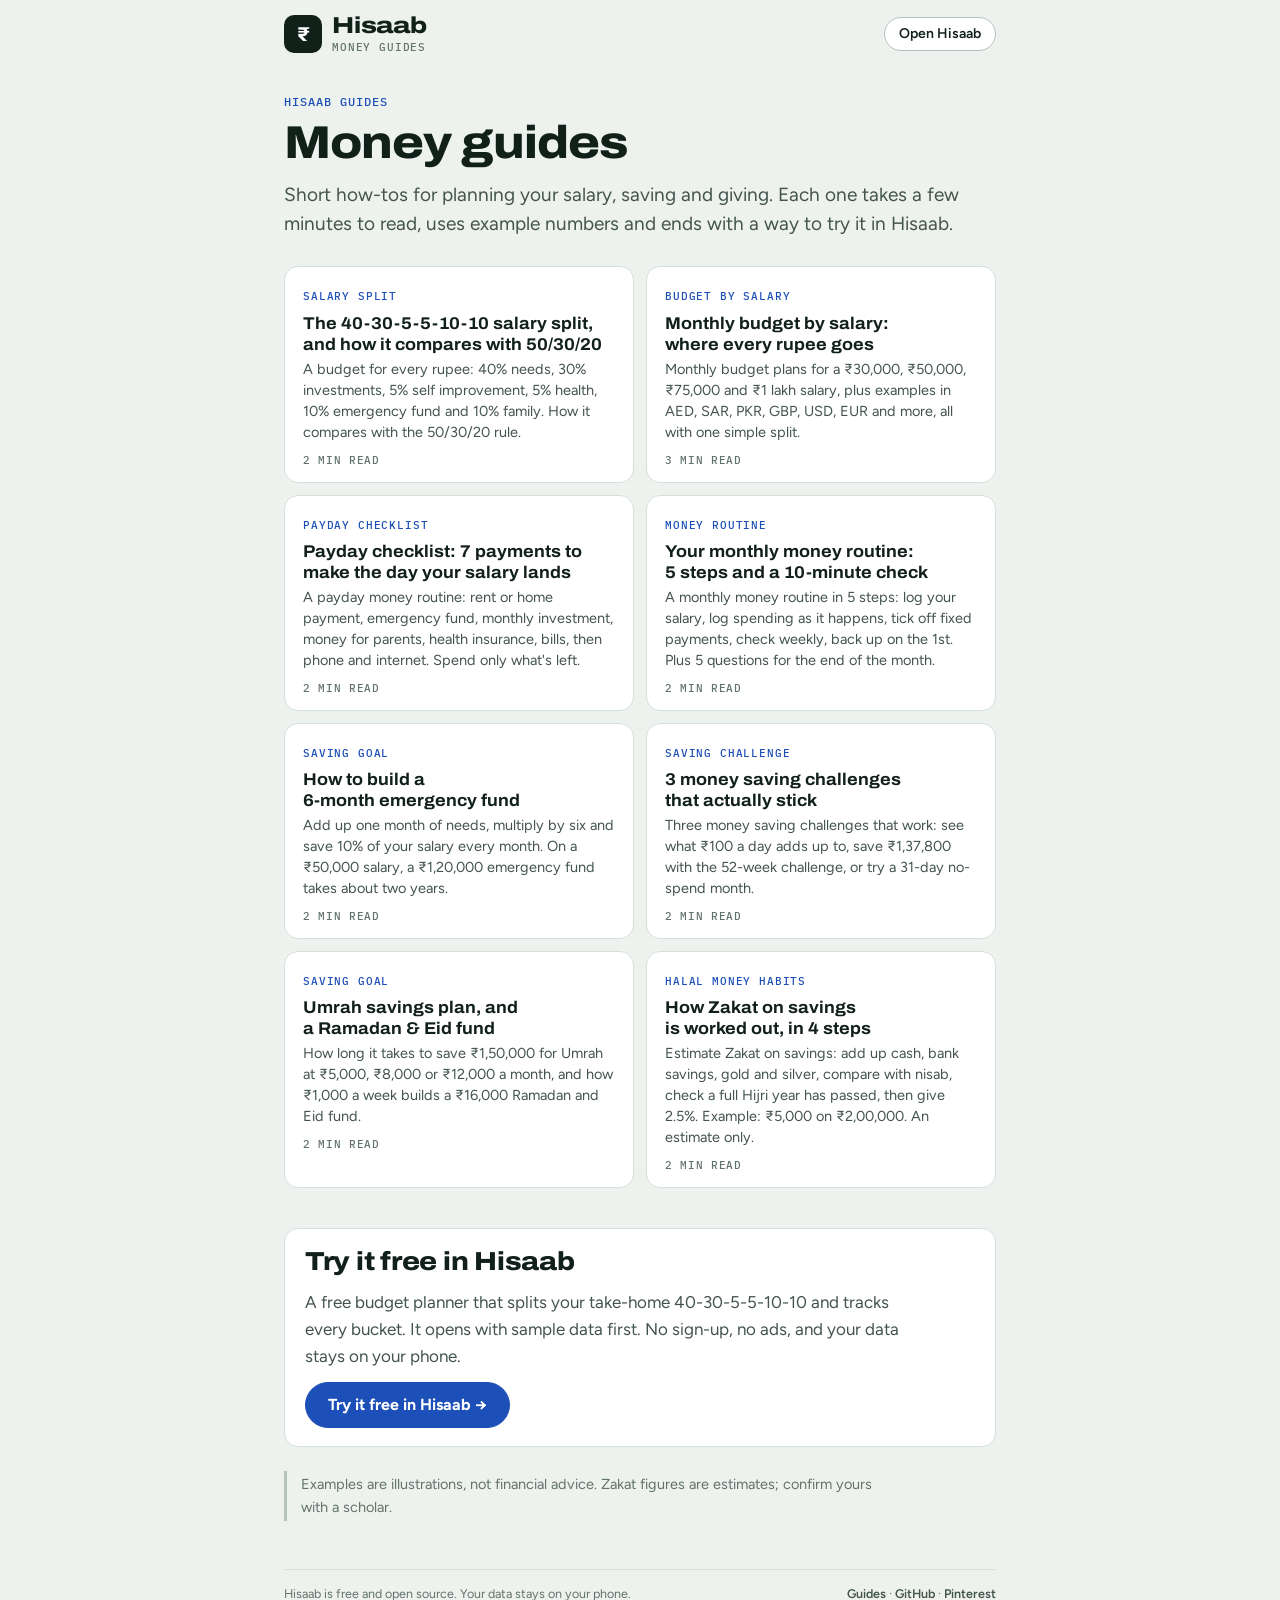
<file: guides/index.html>
<!doctype html>
<html lang="en">
<head>
<meta charset="utf-8">
<meta name="viewport" content="width=device-width, initial-scale=1">
<title>Free money guides: budgeting, saving and Zakat | Hisaab</title>
<meta name="description" content="Short, free guides to budgeting your salary, a payday checklist, an emergency fund, saving challenges, Zakat on savings and Umrah and Ramadan funds. Example numbers, no sign-up.">
<link rel="canonical" href="https://buberearbaz-web.github.io/hisaab/guides/">
<meta name="theme-color" content="#EDF2EF" media="(prefers-color-scheme: light)">
<meta name="theme-color" content="#0D1311" media="(prefers-color-scheme: dark)">
<link rel="icon" href="data:image/svg+xml,%3Csvg xmlns='http://www.w3.org/2000/svg' viewBox='0 0 64 64'%3E%3Crect width='64' height='64' rx='16' fill='%2312201A'/%3E%3Ctext x='32' y='45' font-family='Arial,sans-serif' font-size='38' font-weight='700' text-anchor='middle' fill='%23ffffff'%3E%E2%82%B9%3C/text%3E%3C/svg%3E">
<meta property="og:type" content="website">
<meta property="og:site_name" content="Hisaab">
<meta property="og:title" content="Free money guides: budgeting, saving and Zakat">
<meta property="og:description" content="Short, free guides to budgeting your salary, a payday checklist, an emergency fund, saving challenges, Zakat on savings and Umrah and Ramadan funds. Example numbers, no sign-up.">
<meta property="og:url" content="https://buberearbaz-web.github.io/hisaab/guides/">
<meta property="og:image" content="https://buberearbaz-web.github.io/hisaab/assets/og-image.png">
<meta property="og:image:width" content="1280">
<meta property="og:image:height" content="640">
<meta property="og:image:alt" content="Hisaab, a free budget planner that splits your salary 40-30-5-5-10-10.">
<meta name="twitter:card" content="summary_large_image">
<link rel="preconnect" href="https://fonts.googleapis.com">
<link rel="preconnect" href="https://fonts.gstatic.com" crossorigin>
<link rel="stylesheet" href="https://fonts.googleapis.com/css2?family=Archivo:wdth,wght@62..125,400..800&family=Figtree:wght@400;500;600;700&family=IBM+Plex+Mono:wght@400;500&display=swap">
<link rel="stylesheet" href="guide.css">
<link rel="apple-touch-icon" href="../assets/icon-180.png">
</head>
<body>
<div class="wrap">
<header class="top">
  <a class="brand" href="../"><span class="mark" aria-hidden="true">₹</span><div><div class="wordmark">Hisaab</div><div class="tagline">Money guides</div></div></a>
  <a class="top-link" href="../">Open Hisaab</a>
</header>
<main>
<p class="eyebrow">Hisaab guides</p>
<h1>Money guides</h1>
<p class="lede">Short how-tos for planning your salary, saving and giving. Each one takes a few minutes to read, uses
example numbers and ends with a way to try it in Hisaab.</p>
<ul class="list grid" style="margin-top:28px"><li><a href="salary-split/"><span class="e">Salary split</span><strong>The <span class=nw>40-30-5-5-10-10</span> salary split, and how it compares with 50/30/20</strong><span class="d">A budget for every rupee: 40% needs, 30% investments, 5% self improvement, 5% health, 10% emergency fund and 10% family. How it compares with the 50/30/20 rule.</span><span class="t">2 min read</span></a></li><li><a href="budget-by-salary/"><span class="e">Budget by salary</span><strong>Monthly budget by salary: where every rupee goes</strong><span class="d">Monthly budget plans for a ₹30,000, ₹50,000, ₹75,000 and ₹1 lakh salary, plus examples in AED, SAR, PKR, GBP, USD, EUR and more, all with one simple split.</span><span class="t">3 min read</span></a></li><li><a href="payday-checklist/"><span class="e">Payday checklist</span><strong>Payday checklist: <span class=nw>7 payments</span> to make the day your salary lands</strong><span class="d">A payday money routine: rent or home payment, emergency fund, monthly investment, money for parents, health insurance, bills, then phone and internet. Spend only what&#x27;s left.</span><span class="t">2 min read</span></a></li><li><a href="monthly-money-routine/"><span class="e">Money routine</span><strong>Your monthly money routine: 5 steps and a <span class=nw>10-minute</span> check</strong><span class="d">A monthly money routine in 5 steps: log your salary, log spending as it happens, tick off fixed payments, check weekly, back up on the 1st. Plus 5 questions for the end of the month.</span><span class="t">2 min read</span></a></li><li><a href="emergency-fund/"><span class="e">Saving goal</span><strong>How to build a <span class=nw>6-month</span> emergency fund</strong><span class="d">Add up one month of needs, multiply by six and save 10% of your salary every month. On a ₹50,000 salary, a ₹1,20,000 emergency fund takes about two years.</span><span class="t">2 min read</span></a></li><li><a href="saving-challenges/"><span class="e">Saving challenge</span><strong>3 money saving challenges that actually stick</strong><span class="d">Three money saving challenges that work: see what ₹100 a day adds up to, save ₹1,37,800 with the 52-week challenge, or try a 31-day no-spend month.</span><span class="t">2 min read</span></a></li><li><a href="umrah-ramadan-fund/"><span class="e">Saving goal</span><strong>Umrah savings plan, and a Ramadan & Eid fund</strong><span class="d">How long it takes to save ₹1,50,000 for Umrah at ₹5,000, ₹8,000 or ₹12,000 a month, and how ₹1,000 a week builds a ₹16,000 Ramadan and Eid fund.</span><span class="t">2 min read</span></a></li><li><a href="zakat-on-savings/"><span class="e">Halal money habits</span><strong>How Zakat on savings is worked out, in 4 steps</strong><span class="d">Estimate Zakat on savings: add up cash, bank savings, gold and silver, compare with nisab, check a full Hijri year has passed, then give 2.5%. Example: ₹5,000 on ₹2,00,000. An estimate only.</span><span class="t">2 min read</span></a></li></ul>
<section class="card cta">
  <h2>Try it free in Hisaab</h2>
  <p>A free budget planner that splits your take-home 40-30-5-5-10-10 and tracks every bucket. It opens with sample data
  first. No sign-up, no ads, and your data stays on your phone.</p>
  <a class="btn primary" href="../#demo">Try it free in Hisaab →</a>
</section>
<p class="note">Examples are illustrations, not financial advice. Zakat figures are estimates; confirm yours with a
scholar.</p>
</main>
<footer class="foot"><span>Hisaab is free and open source. Your data stays on your phone.</span><span><a href="./">Guides</a> · <a href="https://github.com/buberearbaz-web/hisaab" target="_blank" rel="noopener">GitHub</a> · <a href="https://www.pinterest.com/buberearbaz/" target="_blank" rel="noopener">Pinterest</a></span></footer>
</div>
</body>
</html>
</file>
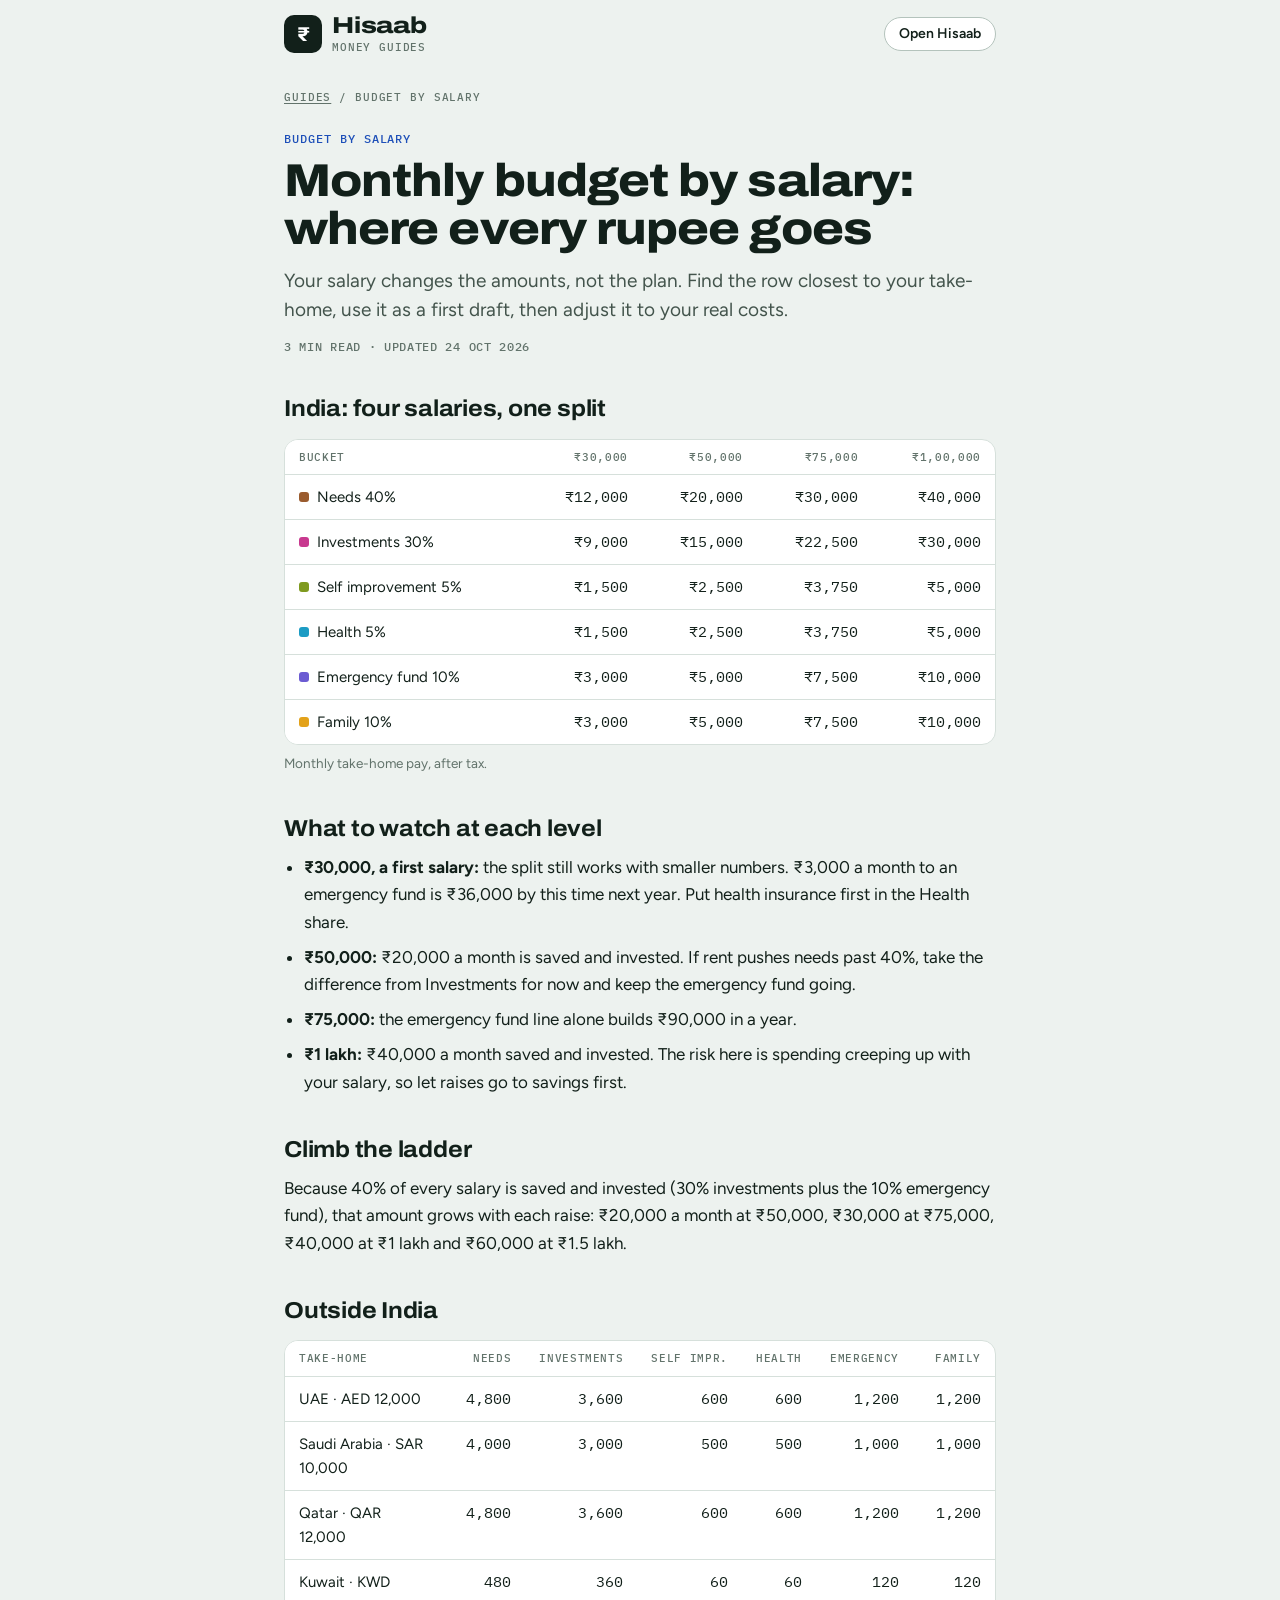
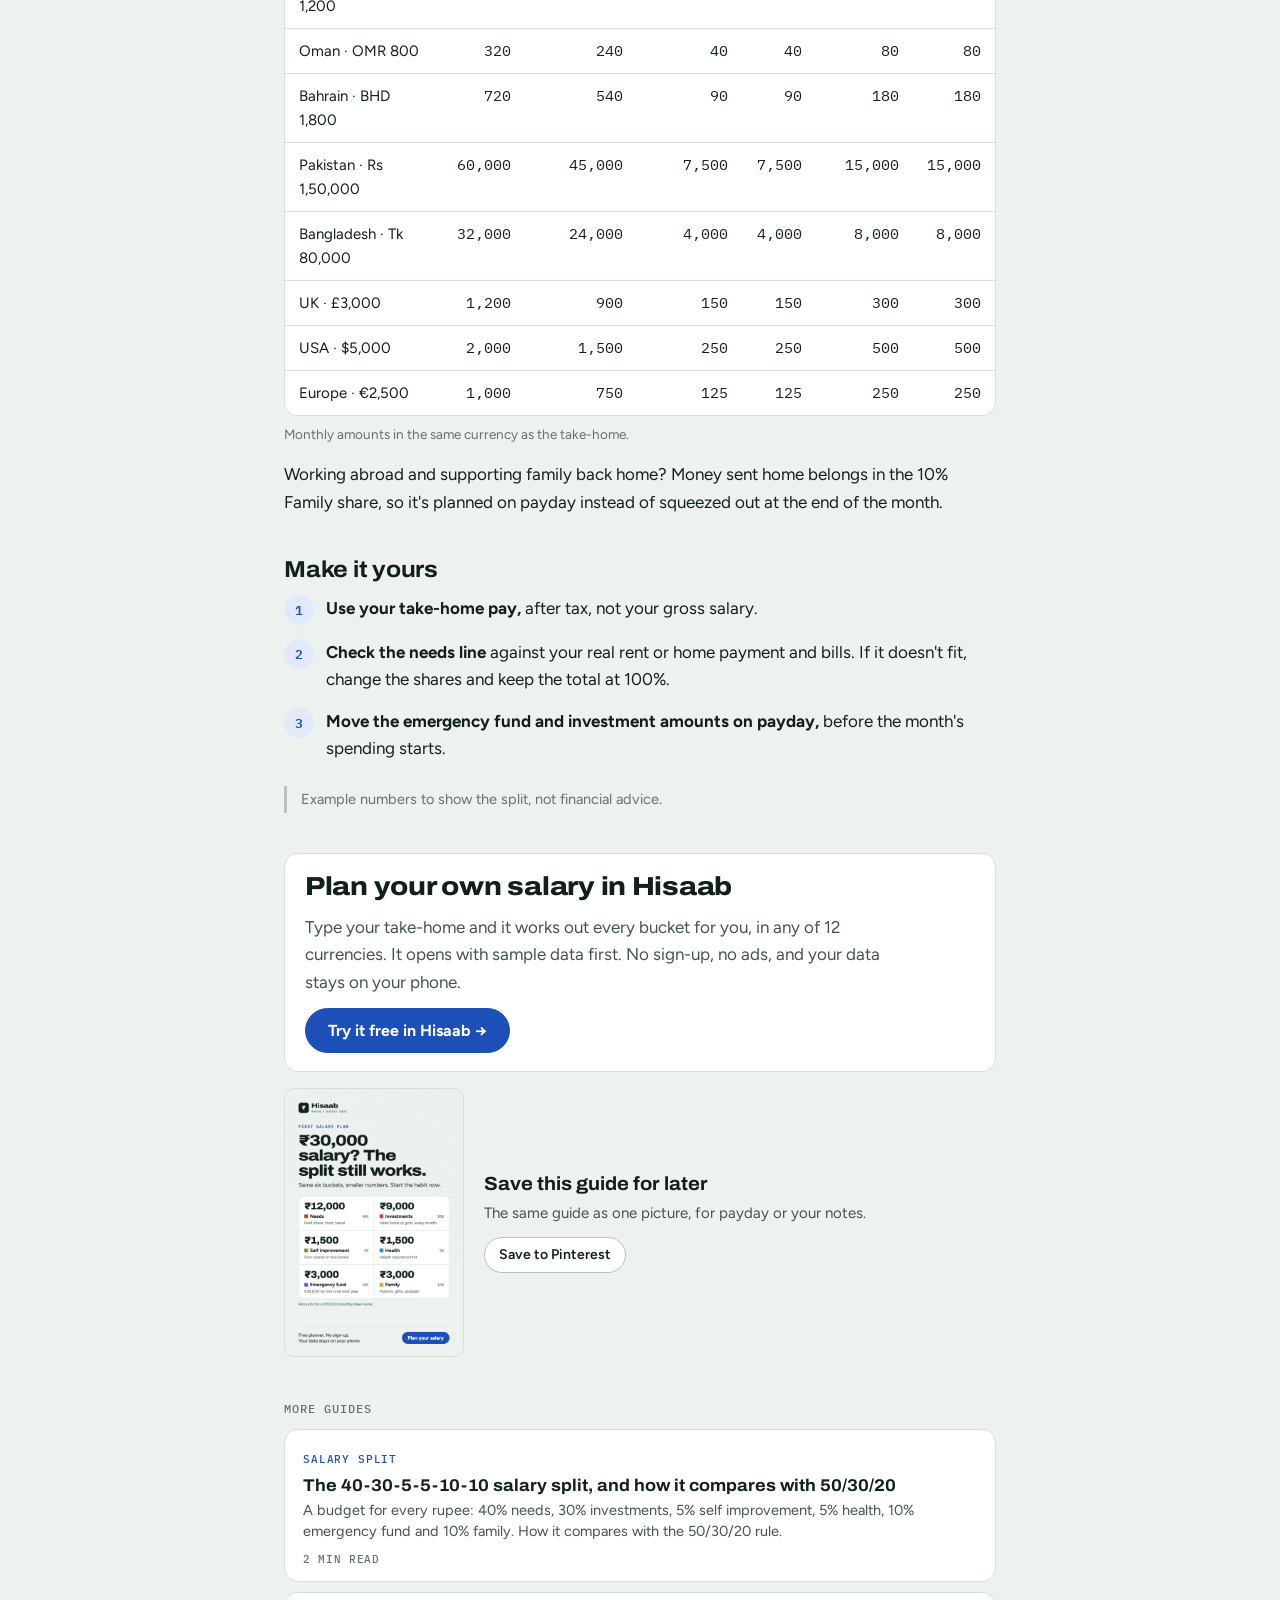
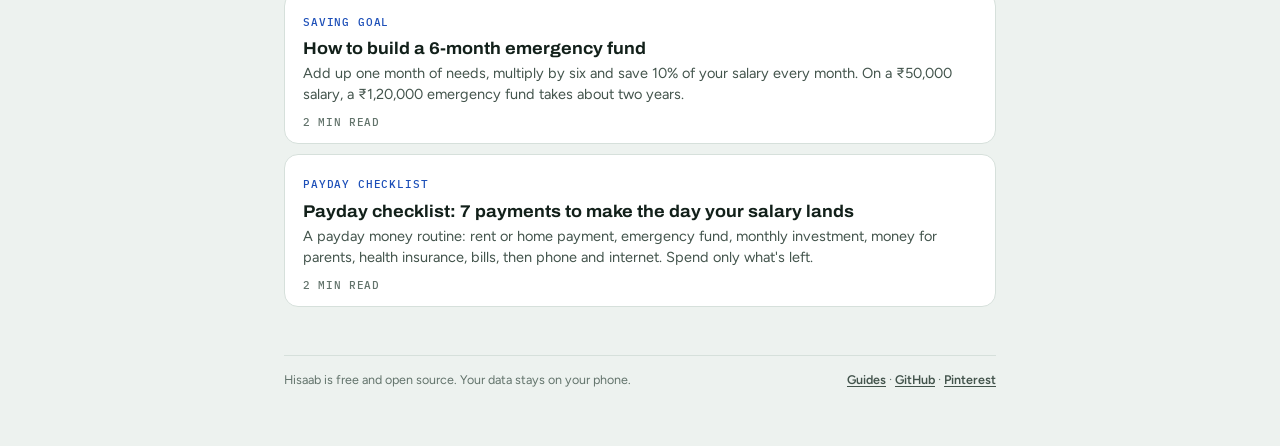
<file: guides/budget-by-salary/index.html>
<!doctype html>
<html lang="en">
<head>
<meta charset="utf-8">
<meta name="viewport" content="width=device-width, initial-scale=1">
<title>Monthly budget for a ₹30,000, ₹50,000, ₹75,000 or ₹1 lakh salary | Hisaab</title>
<meta name="description" content="Monthly budget plans for a ₹30,000, ₹50,000, ₹75,000 and ₹1 lakh salary, plus examples in AED, SAR, PKR, GBP, USD, EUR and more, all with one simple split.">
<link rel="canonical" href="https://buberearbaz-web.github.io/hisaab/guides/budget-by-salary/">
<meta name="theme-color" content="#EDF2EF" media="(prefers-color-scheme: light)">
<meta name="theme-color" content="#0D1311" media="(prefers-color-scheme: dark)">
<link rel="icon" href="data:image/svg+xml,%3Csvg xmlns='http://www.w3.org/2000/svg' viewBox='0 0 64 64'%3E%3Crect width='64' height='64' rx='16' fill='%2312201A'/%3E%3Ctext x='32' y='45' font-family='Arial,sans-serif' font-size='38' font-weight='700' text-anchor='middle' fill='%23ffffff'%3E%E2%82%B9%3C/text%3E%3C/svg%3E">
<meta property="og:type" content="article">
<meta property="og:site_name" content="Hisaab">
<meta property="og:title" content="Monthly budget for a ₹30,000, ₹50,000, ₹75,000 or ₹1 lakh salary">
<meta property="og:description" content="Monthly budget plans for a ₹30,000, ₹50,000, ₹75,000 and ₹1 lakh salary, plus examples in AED, SAR, PKR, GBP, USD, EUR and more, all with one simple split.">
<meta property="og:url" content="https://buberearbaz-web.github.io/hisaab/guides/budget-by-salary/">
<meta property="og:image" content="https://buberearbaz-web.github.io/hisaab/assets/pins/06-thirty-k-salary.png">
<meta property="og:image:width" content="1000">
<meta property="og:image:height" content="1500">
<meta property="og:image:alt" content="Six budget buckets with amounts for a ₹30,000 monthly salary.">
<meta property="article:published_time" content="2026-10-24">
<meta property="article:section" content="Budget by salary">
<meta name="twitter:card" content="summary_large_image">
<link rel="preconnect" href="https://fonts.googleapis.com">
<link rel="preconnect" href="https://fonts.gstatic.com" crossorigin>
<link rel="stylesheet" href="https://fonts.googleapis.com/css2?family=Archivo:wdth,wght@62..125,400..800&family=Figtree:wght@400;500;600;700&family=IBM+Plex+Mono:wght@400;500&display=swap">
<link rel="stylesheet" href="../guide.css">
<link rel="apple-touch-icon" href="../../assets/icon-180.png">
<script type="application/ld+json">{"@context": "https://schema.org", "@type": "Article", "headline": "Monthly budget for a ₹30,000, ₹50,000, ₹75,000 or ₹1 lakh salary", "description": "Monthly budget plans for a ₹30,000, ₹50,000, ₹75,000 and ₹1 lakh salary, plus examples in AED, SAR, PKR, GBP, USD, EUR and more, all with one simple split.", "image": ["https://buberearbaz-web.github.io/hisaab/assets/pins/06-thirty-k-salary.png"], "datePublished": "2026-10-24", "dateModified": "2026-10-24", "inLanguage": "en", "author": {"@type": "Organization", "name": "Hisaab", "url": "https://buberearbaz-web.github.io/hisaab/"}, "publisher": {"@type": "Organization", "name": "Hisaab", "url": "https://buberearbaz-web.github.io/hisaab/", "logo": {"@type": "ImageObject", "url": "https://buberearbaz-web.github.io/hisaab/assets/icon-512.png"}}, "mainEntityOfPage": "https://buberearbaz-web.github.io/hisaab/guides/budget-by-salary/"}</script>
</head>
<body>
<div class="wrap">
<header class="top">
  <a class="brand" href="../../"><span class="mark" aria-hidden="true">₹</span><div><div class="wordmark">Hisaab</div><div class="tagline">Money guides</div></div></a>
  <a class="top-link" href="../../">Open Hisaab</a>
</header>
<main>
<article>
<p class="crumbs"><a href="../">Guides</a> / Budget by salary</p>
<p class="eyebrow">Budget by salary</p>
<h1>Monthly budget by salary: where every rupee goes</h1>
<p class="lede">Your salary changes the amounts, not the plan. Find the row closest to your take-home, use it as a first draft, then adjust it to your real costs.</p>
<p class="meta">3 min read · Updated 24 Oct 2026</p>
<h2>India: four salaries, one split</h2>
<div class="tbl wide"><table><thead><tr><th>Bucket</th><th class=n>₹30,000</th><th class=n>₹50,000</th><th class=n>₹75,000</th><th class=n>₹1,00,000</th></tr></thead><tbody><tr><td><i class="sw" style="background:var(--s1)"></i>Needs 40%</td><td class=n>₹12,000</td><td class=n>₹20,000</td><td class=n>₹30,000</td><td class=n>₹40,000</td></tr><tr><td><i class="sw" style="background:var(--s2)"></i>Investments 30%</td><td class=n>₹9,000</td><td class=n>₹15,000</td><td class=n>₹22,500</td><td class=n>₹30,000</td></tr><tr><td><i class="sw" style="background:var(--s3)"></i>Self improvement 5%</td><td class=n>₹1,500</td><td class=n>₹2,500</td><td class=n>₹3,750</td><td class=n>₹5,000</td></tr><tr><td><i class="sw" style="background:var(--s4)"></i>Health 5%</td><td class=n>₹1,500</td><td class=n>₹2,500</td><td class=n>₹3,750</td><td class=n>₹5,000</td></tr><tr><td><i class="sw" style="background:var(--s5)"></i>Emergency fund 10%</td><td class=n>₹3,000</td><td class=n>₹5,000</td><td class=n>₹7,500</td><td class=n>₹10,000</td></tr><tr><td><i class="sw" style="background:var(--s6)"></i>Family 10%</td><td class=n>₹3,000</td><td class=n>₹5,000</td><td class=n>₹7,500</td><td class=n>₹10,000</td></tr></tbody></table></div>
<p class="cap">Monthly take-home pay, after tax.</p>

<h2>What to watch at each level</h2>
<ul>
<li><b>₹30,000, a first salary:</b> the split still works with smaller numbers. ₹3,000 a month to an emergency fund is
₹36,000 by this time next year. Put health insurance first in the Health share.</li>
<li><b>₹50,000:</b> ₹20,000 a month is saved and invested. If rent pushes needs past 40%, take the difference from
Investments for now and keep the emergency fund going.</li>
<li><b>₹75,000:</b> the emergency fund line alone builds ₹90,000 in a year.</li>
<li><b>₹1 lakh:</b> ₹40,000 a month saved and invested. The risk here is spending creeping up with your salary, so let
raises go to savings first.</li>
</ul>

<h2>Climb the ladder</h2>
<p>Because 40% of every salary is saved and invested (30% investments plus the 10% emergency fund), that amount grows
with each raise: ₹20,000 a month at ₹50,000, ₹30,000 at ₹75,000, ₹40,000 at ₹1 lakh and ₹60,000 at ₹1.5 lakh.</p>

<h2>Outside India</h2>
<div class="tbl wide"><table><thead><tr><th>Take-home</th><th class=n>Needs</th><th class=n>Investments</th><th class=n>Self impr.</th><th class=n>Health</th><th class=n>Emergency</th><th class=n>Family</th></tr></thead><tbody><tr><td>UAE · AED 12,000</td><td class=n>4,800</td><td class=n>3,600</td><td class=n>600</td><td class=n>600</td><td class=n>1,200</td><td class=n>1,200</td></tr><tr><td>Saudi Arabia · SAR 10,000</td><td class=n>4,000</td><td class=n>3,000</td><td class=n>500</td><td class=n>500</td><td class=n>1,000</td><td class=n>1,000</td></tr><tr><td>Qatar · QAR 12,000</td><td class=n>4,800</td><td class=n>3,600</td><td class=n>600</td><td class=n>600</td><td class=n>1,200</td><td class=n>1,200</td></tr><tr><td>Kuwait · KWD 1,200</td><td class=n>480</td><td class=n>360</td><td class=n>60</td><td class=n>60</td><td class=n>120</td><td class=n>120</td></tr><tr><td>Oman · OMR 800</td><td class=n>320</td><td class=n>240</td><td class=n>40</td><td class=n>40</td><td class=n>80</td><td class=n>80</td></tr><tr><td>Bahrain · BHD 1,800</td><td class=n>720</td><td class=n>540</td><td class=n>90</td><td class=n>90</td><td class=n>180</td><td class=n>180</td></tr><tr><td>Pakistan · Rs 1,50,000</td><td class=n>60,000</td><td class=n>45,000</td><td class=n>7,500</td><td class=n>7,500</td><td class=n>15,000</td><td class=n>15,000</td></tr><tr><td>Bangladesh · Tk 80,000</td><td class=n>32,000</td><td class=n>24,000</td><td class=n>4,000</td><td class=n>4,000</td><td class=n>8,000</td><td class=n>8,000</td></tr><tr><td>UK · £3,000</td><td class=n>1,200</td><td class=n>900</td><td class=n>150</td><td class=n>150</td><td class=n>300</td><td class=n>300</td></tr><tr><td>USA · $5,000</td><td class=n>2,000</td><td class=n>1,500</td><td class=n>250</td><td class=n>250</td><td class=n>500</td><td class=n>500</td></tr><tr><td>Europe · €2,500</td><td class=n>1,000</td><td class=n>750</td><td class=n>125</td><td class=n>125</td><td class=n>250</td><td class=n>250</td></tr></tbody></table></div>
<p class="cap">Monthly amounts in the same currency as the take-home.</p>
<p>Working abroad and supporting family back home? Money sent home belongs in the 10% Family share, so it's planned
on payday instead of squeezed out at the end of the month.</p>

<h2>Make it yours</h2>
<ol class="steps"><li><span><b>Use your take-home pay,</b> after tax, not your gross salary.</span></li><li><span><b>Check the needs line</b> against your real rent or home payment and bills. If it doesn't fit, change the shares and keep the total at 100%.</span></li><li><span><b>Move the emergency fund and investment amounts on payday,</b> before the month's spending starts.</span></li></ol>
<p class="note">Example numbers to show the split, not financial advice.</p>
</article>

<section class="card cta">
  <h2>Plan your own salary in Hisaab</h2>
  <p>Type your take-home and it works out every bucket for you, in any of 12 currencies. It opens with sample data first. No sign-up, no ads, and your data stays on your phone.</p>
  <a class="btn primary" href="../../#demo">Try it free in Hisaab →</a>
</section>

<section class="pin" aria-label="Save this guide">
  <img src="../../assets/pins/06-thirty-k-salary.png" width="1000" height="1500" alt="Six budget buckets with amounts for a ₹30,000 monthly salary." loading="lazy">
  <div>
    <h2>Save this guide for later</h2>
    <p>The same guide as one picture, for payday or your notes.</p>
    <a class="btn small" href="https://www.pinterest.com/pin/create/button/?url=https%3A%2F%2Fbuberearbaz-web.github.io%2Fhisaab%2Fguides%2Fbudget-by-salary%2F&amp;media=https%3A%2F%2Fbuberearbaz-web.github.io%2Fhisaab%2Fassets%2Fpins%2F06-thirty-k-salary.png&amp;description=Monthly%20budget%20for%20a%20%E2%82%B930%2C000%2C%20%E2%82%B950%2C000%2C%20%E2%82%B975%2C000%20or%20%E2%82%B91%20lakh%20salary" target="_blank" rel="noopener">Save to Pinterest</a>
  </div>
</section>

<nav class="more" aria-label="More guides">
  <h2>More guides</h2>
  <ul class="list"><li><a href="../salary-split/"><span class="e">Salary split</span><strong>The <span class=nw>40-30-5-5-10-10</span> salary split, and how it compares with 50/30/20</strong><span class="d">A budget for every rupee: 40% needs, 30% investments, 5% self improvement, 5% health, 10% emergency fund and 10% family. How it compares with the 50/30/20 rule.</span><span class="t">2 min read</span></a></li><li><a href="../emergency-fund/"><span class="e">Saving goal</span><strong>How to build a <span class=nw>6-month</span> emergency fund</strong><span class="d">Add up one month of needs, multiply by six and save 10% of your salary every month. On a ₹50,000 salary, a ₹1,20,000 emergency fund takes about two years.</span><span class="t">2 min read</span></a></li><li><a href="../payday-checklist/"><span class="e">Payday checklist</span><strong>Payday checklist: <span class=nw>7 payments</span> to make the day your salary lands</strong><span class="d">A payday money routine: rent or home payment, emergency fund, monthly investment, money for parents, health insurance, bills, then phone and internet. Spend only what&#x27;s left.</span><span class="t">2 min read</span></a></li></ul>
</nav>
</main>
<footer class="foot"><span>Hisaab is free and open source. Your data stays on your phone.</span><span><a href="../">Guides</a> · <a href="https://github.com/buberearbaz-web/hisaab" target="_blank" rel="noopener">GitHub</a> · <a href="https://www.pinterest.com/buberearbaz/" target="_blank" rel="noopener">Pinterest</a></span></footer>
</div>
</body>
</html>
</file>
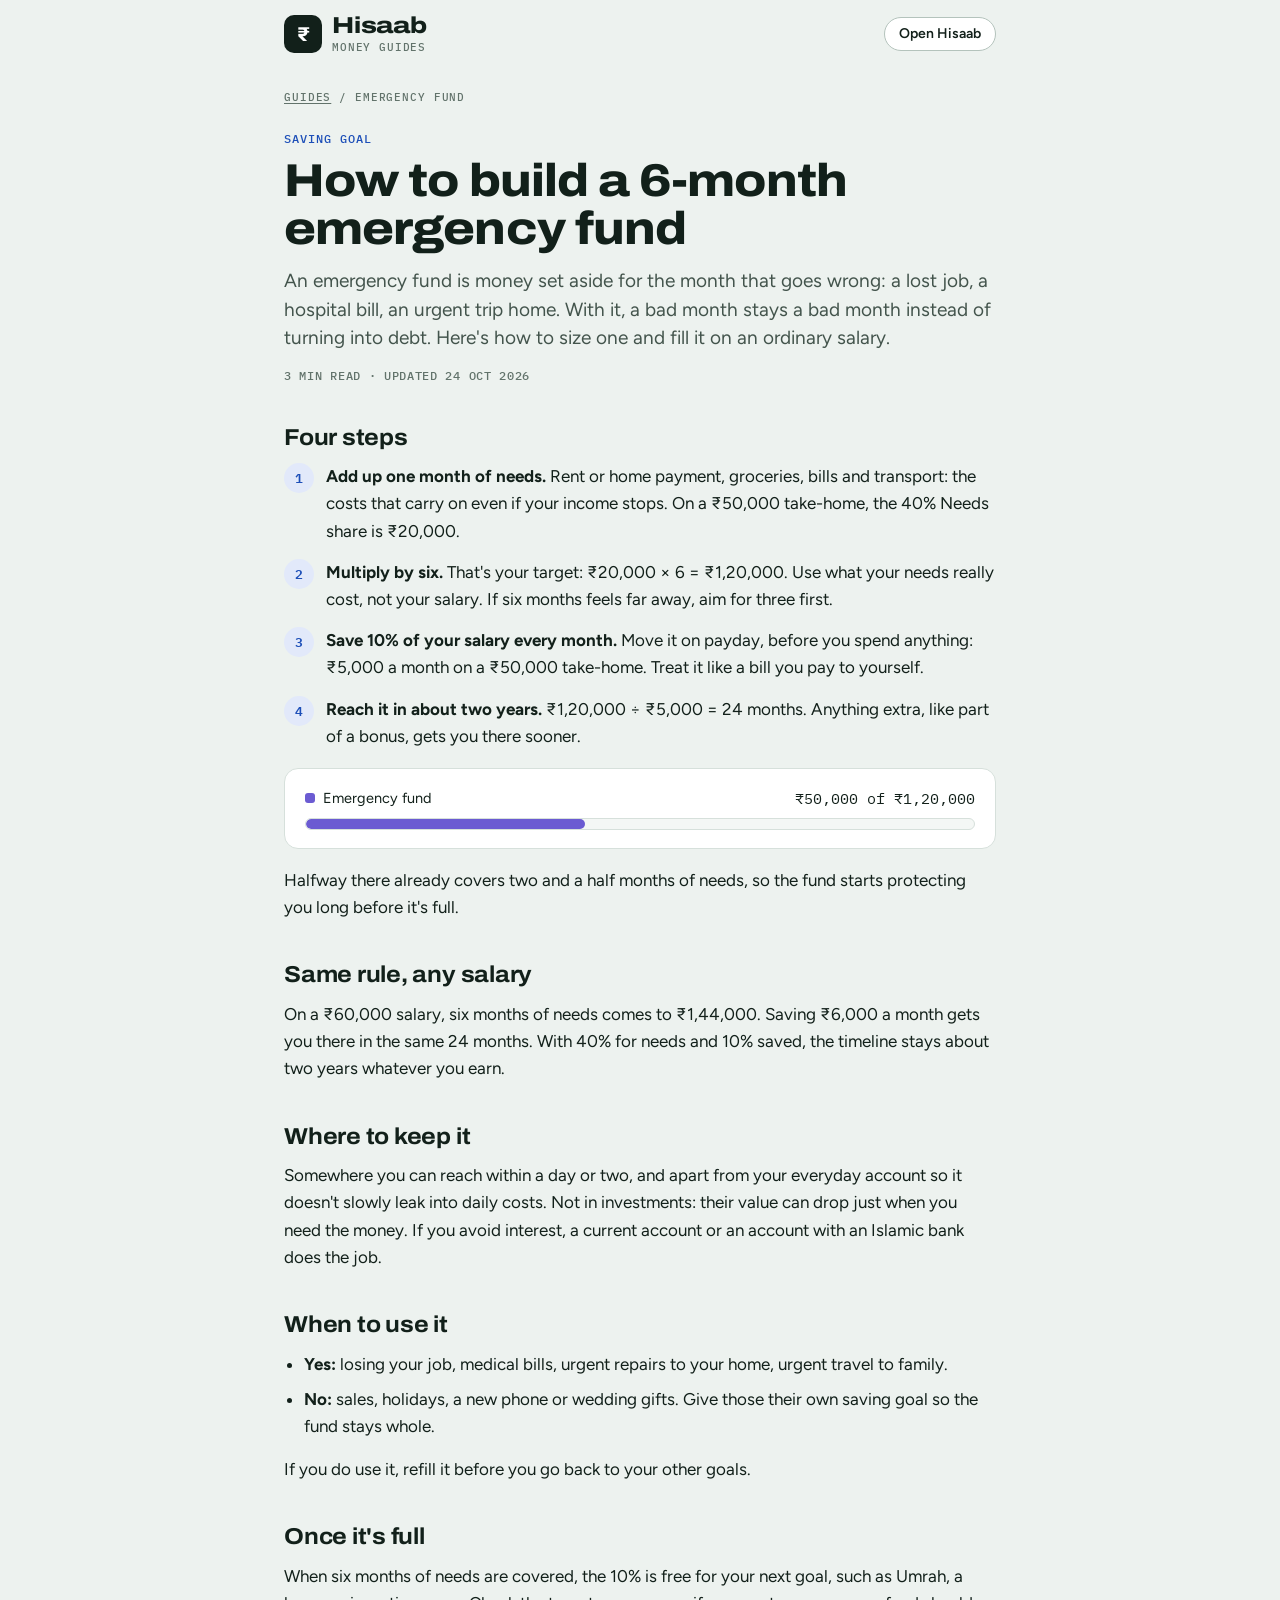
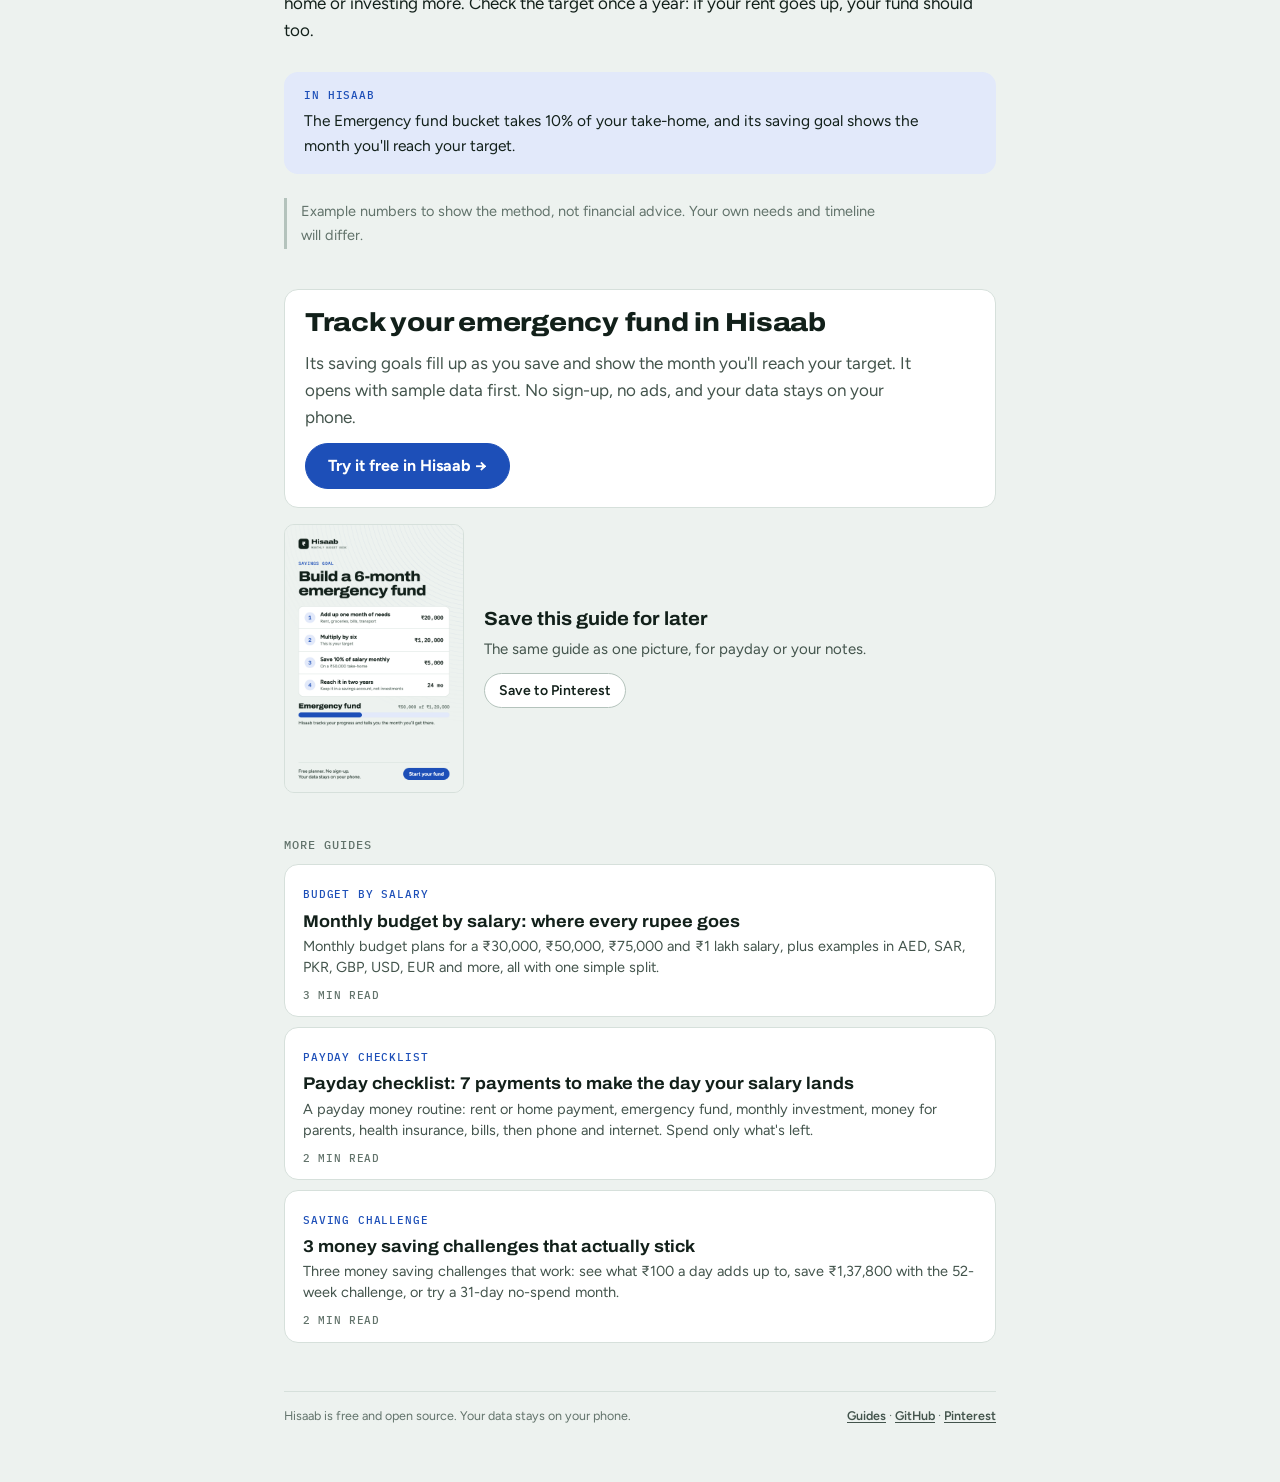
<file: guides/emergency-fund/index.html>
<!doctype html>
<html lang="en">
<head>
<meta charset="utf-8">
<meta name="viewport" content="width=device-width, initial-scale=1">
<title>How to build a 6-month emergency fund, step by step | Hisaab</title>
<meta name="description" content="Add up one month of needs, multiply by six and save 10% of your salary every month. On a ₹50,000 salary, a ₹1,20,000 emergency fund takes about two years.">
<link rel="canonical" href="https://buberearbaz-web.github.io/hisaab/guides/emergency-fund/">
<meta name="theme-color" content="#EDF2EF" media="(prefers-color-scheme: light)">
<meta name="theme-color" content="#0D1311" media="(prefers-color-scheme: dark)">
<link rel="icon" href="data:image/svg+xml,%3Csvg xmlns='http://www.w3.org/2000/svg' viewBox='0 0 64 64'%3E%3Crect width='64' height='64' rx='16' fill='%2312201A'/%3E%3Ctext x='32' y='45' font-family='Arial,sans-serif' font-size='38' font-weight='700' text-anchor='middle' fill='%23ffffff'%3E%E2%82%B9%3C/text%3E%3C/svg%3E">
<meta property="og:type" content="article">
<meta property="og:site_name" content="Hisaab">
<meta property="og:title" content="How to build a 6-month emergency fund, step by step">
<meta property="og:description" content="Add up one month of needs, multiply by six and save 10% of your salary every month. On a ₹50,000 salary, a ₹1,20,000 emergency fund takes about two years.">
<meta property="og:url" content="https://buberearbaz-web.github.io/hisaab/guides/emergency-fund/">
<meta property="og:image" content="https://buberearbaz-web.github.io/hisaab/assets/pins/05-emergency-fund.png">
<meta property="og:image:width" content="1000">
<meta property="og:image:height" content="1500">
<meta property="og:image:alt" content="Four steps to a ₹1,20,000 emergency fund, with a progress bar at ₹50,000.">
<meta property="article:published_time" content="2026-10-24">
<meta property="article:section" content="Saving goal">
<meta name="twitter:card" content="summary_large_image">
<link rel="preconnect" href="https://fonts.googleapis.com">
<link rel="preconnect" href="https://fonts.gstatic.com" crossorigin>
<link rel="stylesheet" href="https://fonts.googleapis.com/css2?family=Archivo:wdth,wght@62..125,400..800&family=Figtree:wght@400;500;600;700&family=IBM+Plex+Mono:wght@400;500&display=swap">
<link rel="stylesheet" href="../guide.css">
<link rel="apple-touch-icon" href="../../assets/icon-180.png">
<script type="application/ld+json">{"@context": "https://schema.org", "@type": "Article", "headline": "How to build a 6-month emergency fund, step by step", "description": "Add up one month of needs, multiply by six and save 10% of your salary every month. On a ₹50,000 salary, a ₹1,20,000 emergency fund takes about two years.", "image": ["https://buberearbaz-web.github.io/hisaab/assets/pins/05-emergency-fund.png"], "datePublished": "2026-10-24", "dateModified": "2026-10-24", "inLanguage": "en", "author": {"@type": "Organization", "name": "Hisaab", "url": "https://buberearbaz-web.github.io/hisaab/"}, "publisher": {"@type": "Organization", "name": "Hisaab", "url": "https://buberearbaz-web.github.io/hisaab/", "logo": {"@type": "ImageObject", "url": "https://buberearbaz-web.github.io/hisaab/assets/icon-512.png"}}, "mainEntityOfPage": "https://buberearbaz-web.github.io/hisaab/guides/emergency-fund/"}</script>
</head>
<body>
<div class="wrap">
<header class="top">
  <a class="brand" href="../../"><span class="mark" aria-hidden="true">₹</span><div><div class="wordmark">Hisaab</div><div class="tagline">Money guides</div></div></a>
  <a class="top-link" href="../../">Open Hisaab</a>
</header>
<main>
<article>
<p class="crumbs"><a href="../">Guides</a> / Emergency fund</p>
<p class="eyebrow">Saving goal</p>
<h1>How to build a <span class=nw>6-month</span> emergency fund</h1>
<p class="lede">An emergency fund is money set aside for the month that goes wrong: a lost job, a hospital bill, an urgent trip home. With it, a bad month stays a bad month instead of turning into debt. Here&#x27;s how to size one and fill it on an ordinary salary.</p>
<p class="meta">3 min read · Updated 24 Oct 2026</p>
<h2>Four steps</h2>
<ol class="steps"><li><span><b>Add up one month of needs.</b> Rent or home payment, groceries, bills and transport: the costs that carry on even if your income stops. On a ₹50,000 take-home, the 40% Needs share is ₹20,000.</span></li><li><span><b>Multiply by six.</b> That's your target: ₹20,000 × 6 = ₹1,20,000. Use what your needs really cost, not your salary. If six months feels far away, aim for three first.</span></li><li><span><b>Save 10% of your salary every month.</b> Move it on payday, before you spend anything: ₹5,000 a month on a ₹50,000 take-home. Treat it like a bill you pay to yourself.</span></li><li><span><b>Reach it in about two years.</b> ₹1,20,000 ÷ ₹5,000 = 24 months. Anything extra, like part of a bonus, gets you there sooner.</span></li></ol>
<div class="meter card">
  <div class="row"><span><i class="sw" style="background:var(--s5)"></i>Emergency fund</span><span class="amt">₹50,000 of ₹1,20,000</span></div>
  <div class="bar"><i style="width:41.7%"></i></div>
</div>
<p>Halfway there already covers two and a half months of needs, so the fund starts protecting you long before it's full.</p>

<h2>Same rule, any salary</h2>
<p>On a ₹60,000 salary, six months of needs comes to ₹1,44,000. Saving ₹6,000 a month gets you there in the same
24 months. With 40% for needs and 10% saved, the timeline stays about two years whatever you earn.</p>

<h2>Where to keep it</h2>
<p>Somewhere you can reach within a day or two, and apart from your everyday account so it doesn't slowly leak into
daily costs. Not in investments: their value can drop just when you need the money. If you avoid interest, a current
account or an account with an Islamic bank does the job.</p>

<h2>When to use it</h2>
<ul>
<li><b>Yes:</b> losing your job, medical bills, urgent repairs to your home, urgent travel to family.</li>
<li><b>No:</b> sales, holidays, a new phone or wedding gifts. Give those their own saving goal so the fund stays whole.</li>
</ul>
<p>If you do use it, refill it before you go back to your other goals.</p>

<h2>Once it's full</h2>
<p>When six months of needs are covered, the 10% is free for your next goal, such as Umrah, a home or investing more.
Check the target once a year: if your rent goes up, your fund should too.</p>

<div class="tip"><span class="k">In Hisaab</span><p>The Emergency fund bucket takes 10% of your take-home, and its saving
goal shows the month you'll reach your target.</p></div>
<p class="note">Example numbers to show the method, not financial advice. Your own needs and timeline will differ.</p>
</article>

<section class="card cta">
  <h2>Track your emergency fund in Hisaab</h2>
  <p>Its saving goals fill up as you save and show the month you&#x27;ll reach your target. It opens with sample data first. No sign-up, no ads, and your data stays on your phone.</p>
  <a class="btn primary" href="../../#demo">Try it free in Hisaab →</a>
</section>

<section class="pin" aria-label="Save this guide">
  <img src="../../assets/pins/05-emergency-fund.png" width="1000" height="1500" alt="Four steps to a ₹1,20,000 emergency fund, with a progress bar at ₹50,000." loading="lazy">
  <div>
    <h2>Save this guide for later</h2>
    <p>The same guide as one picture, for payday or your notes.</p>
    <a class="btn small" href="https://www.pinterest.com/pin/create/button/?url=https%3A%2F%2Fbuberearbaz-web.github.io%2Fhisaab%2Fguides%2Femergency-fund%2F&amp;media=https%3A%2F%2Fbuberearbaz-web.github.io%2Fhisaab%2Fassets%2Fpins%2F05-emergency-fund.png&amp;description=How%20to%20build%20a%206-month%20emergency%20fund%2C%20step%20by%20step" target="_blank" rel="noopener">Save to Pinterest</a>
  </div>
</section>

<nav class="more" aria-label="More guides">
  <h2>More guides</h2>
  <ul class="list"><li><a href="../budget-by-salary/"><span class="e">Budget by salary</span><strong>Monthly budget by salary: where every rupee goes</strong><span class="d">Monthly budget plans for a ₹30,000, ₹50,000, ₹75,000 and ₹1 lakh salary, plus examples in AED, SAR, PKR, GBP, USD, EUR and more, all with one simple split.</span><span class="t">3 min read</span></a></li><li><a href="../payday-checklist/"><span class="e">Payday checklist</span><strong>Payday checklist: <span class=nw>7 payments</span> to make the day your salary lands</strong><span class="d">A payday money routine: rent or home payment, emergency fund, monthly investment, money for parents, health insurance, bills, then phone and internet. Spend only what&#x27;s left.</span><span class="t">2 min read</span></a></li><li><a href="../saving-challenges/"><span class="e">Saving challenge</span><strong>3 money saving challenges that actually stick</strong><span class="d">Three money saving challenges that work: see what ₹100 a day adds up to, save ₹1,37,800 with the 52-week challenge, or try a 31-day no-spend month.</span><span class="t">2 min read</span></a></li></ul>
</nav>
</main>
<footer class="foot"><span>Hisaab is free and open source. Your data stays on your phone.</span><span><a href="../">Guides</a> · <a href="https://github.com/buberearbaz-web/hisaab" target="_blank" rel="noopener">GitHub</a> · <a href="https://www.pinterest.com/buberearbaz/" target="_blank" rel="noopener">Pinterest</a></span></footer>
</div>
</body>
</html>
</file>
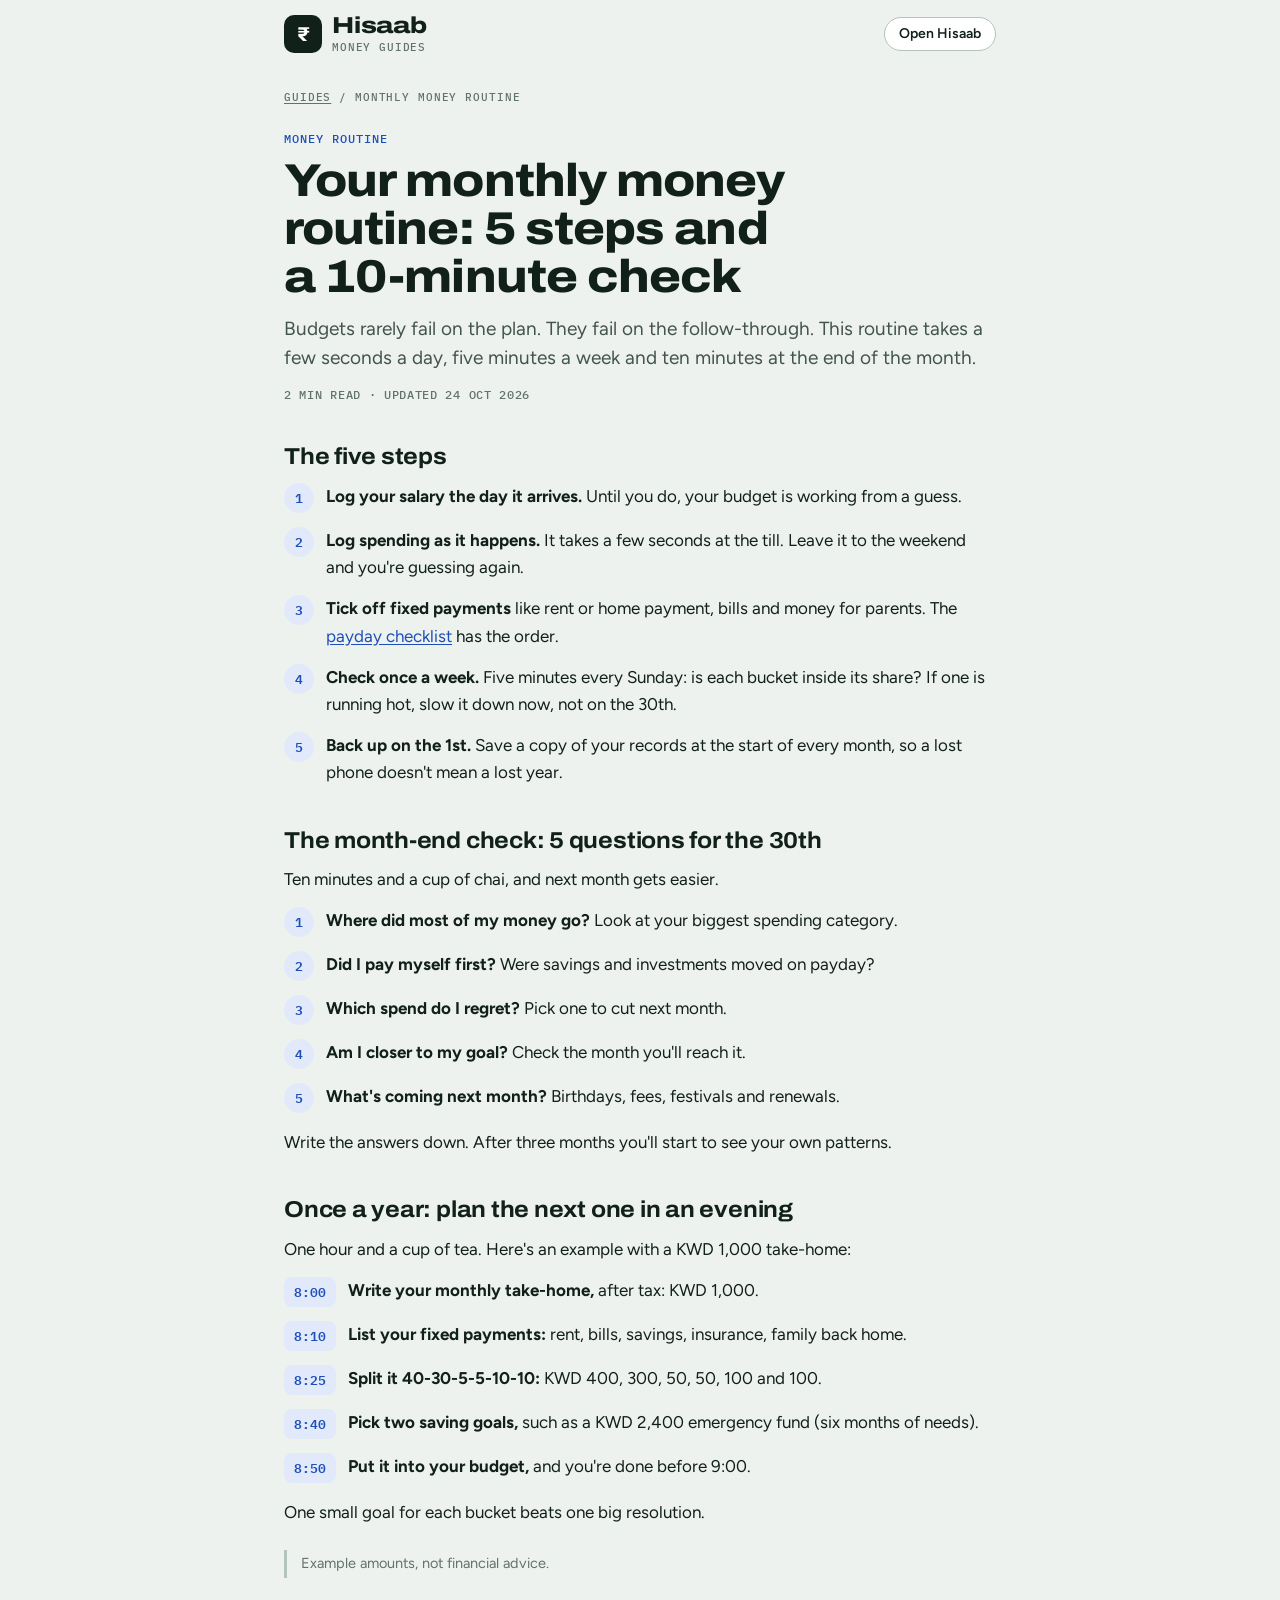
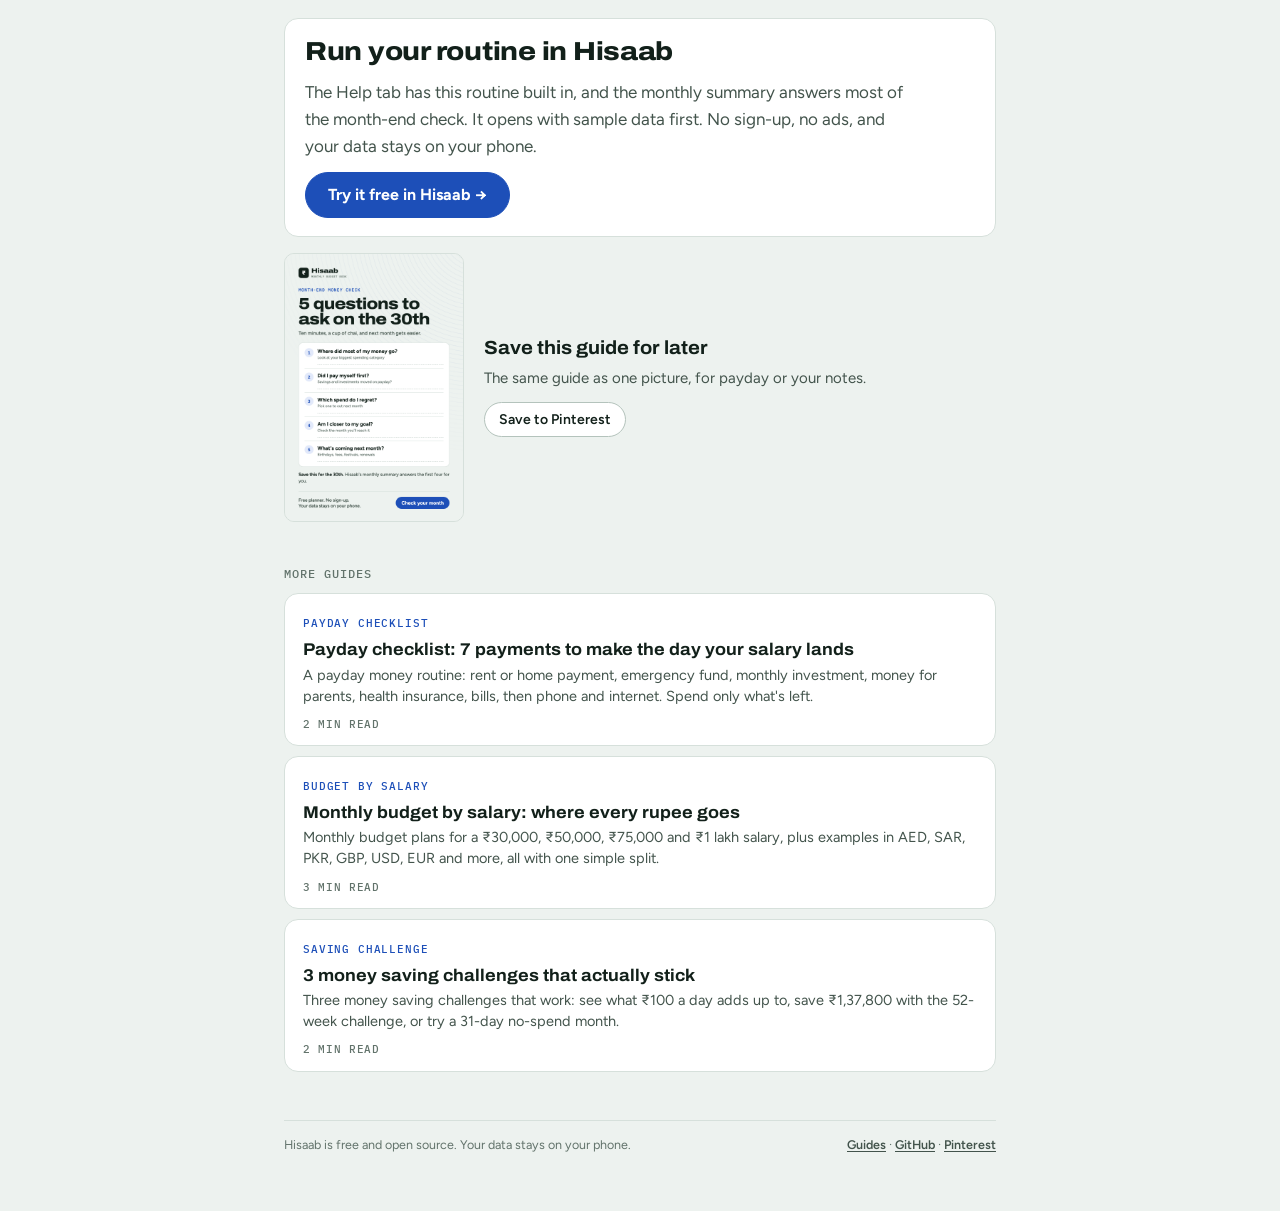
<file: guides/monthly-money-routine/index.html>
<!doctype html>
<html lang="en">
<head>
<meta charset="utf-8">
<meta name="viewport" content="width=device-width, initial-scale=1">
<title>Monthly money routine: 5 steps to stay on budget every month | Hisaab</title>
<meta name="description" content="A monthly money routine in 5 steps: log your salary, log spending as it happens, tick off fixed payments, check weekly, back up on the 1st. Plus 5 questions for the end of the month.">
<link rel="canonical" href="https://buberearbaz-web.github.io/hisaab/guides/monthly-money-routine/">
<meta name="theme-color" content="#EDF2EF" media="(prefers-color-scheme: light)">
<meta name="theme-color" content="#0D1311" media="(prefers-color-scheme: dark)">
<link rel="icon" href="data:image/svg+xml,%3Csvg xmlns='http://www.w3.org/2000/svg' viewBox='0 0 64 64'%3E%3Crect width='64' height='64' rx='16' fill='%2312201A'/%3E%3Ctext x='32' y='45' font-family='Arial,sans-serif' font-size='38' font-weight='700' text-anchor='middle' fill='%23ffffff'%3E%E2%82%B9%3C/text%3E%3C/svg%3E">
<meta property="og:type" content="article">
<meta property="og:site_name" content="Hisaab">
<meta property="og:title" content="Monthly money routine: 5 steps to stay on budget every month">
<meta property="og:description" content="A monthly money routine in 5 steps: log your salary, log spending as it happens, tick off fixed payments, check weekly, back up on the 1st. Plus 5 questions for the end of the month.">
<meta property="og:url" content="https://buberearbaz-web.github.io/hisaab/guides/monthly-money-routine/">
<meta property="og:image" content="https://buberearbaz-web.github.io/hisaab/assets/pins/19-month-end-check.png">
<meta property="og:image:width" content="1000">
<meta property="og:image:height" content="1500">
<meta property="og:image:alt" content="A printable month-end money check with five questions and space to write answers.">
<meta property="article:published_time" content="2026-10-24">
<meta property="article:section" content="Money routine">
<meta name="twitter:card" content="summary_large_image">
<link rel="preconnect" href="https://fonts.googleapis.com">
<link rel="preconnect" href="https://fonts.gstatic.com" crossorigin>
<link rel="stylesheet" href="https://fonts.googleapis.com/css2?family=Archivo:wdth,wght@62..125,400..800&family=Figtree:wght@400;500;600;700&family=IBM+Plex+Mono:wght@400;500&display=swap">
<link rel="stylesheet" href="../guide.css">
<link rel="apple-touch-icon" href="../../assets/icon-180.png">
<script type="application/ld+json">{"@context": "https://schema.org", "@type": "Article", "headline": "Monthly money routine: 5 steps to stay on budget, plus a month-end check", "description": "A monthly money routine in 5 steps: log your salary, log spending as it happens, tick off fixed payments, check weekly, back up on the 1st. Plus 5 questions for the end of the month.", "image": ["https://buberearbaz-web.github.io/hisaab/assets/pins/19-month-end-check.png"], "datePublished": "2026-10-24", "dateModified": "2026-10-24", "inLanguage": "en", "author": {"@type": "Organization", "name": "Hisaab", "url": "https://buberearbaz-web.github.io/hisaab/"}, "publisher": {"@type": "Organization", "name": "Hisaab", "url": "https://buberearbaz-web.github.io/hisaab/", "logo": {"@type": "ImageObject", "url": "https://buberearbaz-web.github.io/hisaab/assets/icon-512.png"}}, "mainEntityOfPage": "https://buberearbaz-web.github.io/hisaab/guides/monthly-money-routine/"}</script>
</head>
<body>
<div class="wrap">
<header class="top">
  <a class="brand" href="../../"><span class="mark" aria-hidden="true">₹</span><div><div class="wordmark">Hisaab</div><div class="tagline">Money guides</div></div></a>
  <a class="top-link" href="../../">Open Hisaab</a>
</header>
<main>
<article>
<p class="crumbs"><a href="../">Guides</a> / Monthly money routine</p>
<p class="eyebrow">Money routine</p>
<h1>Your monthly money routine: 5 steps and a <span class=nw>10-minute</span> check</h1>
<p class="lede">Budgets rarely fail on the plan. They fail on the follow-through. This routine takes a few seconds a day, five minutes a week and ten minutes at the end of the month.</p>
<p class="meta">2 min read · Updated 24 Oct 2026</p>
<h2>The five steps</h2>
<ol class="steps"><li><span><b>Log your salary the day it arrives.</b> Until you do, your budget is working from a guess.</span></li><li><span><b>Log spending as it happens.</b> It takes a few seconds at the till. Leave it to the weekend and you're guessing again.</span></li><li><span><b>Tick off fixed payments</b> like rent or home payment, bills and money for parents. The <a href='../payday-checklist/'>payday checklist</a> has the order.</span></li><li><span><b>Check once a week.</b> Five minutes every Sunday: is each bucket inside its share? If one is running hot, slow it down now, not on the 30th.</span></li><li><span><b>Back up on the 1st.</b> Save a copy of your records at the start of every month, so a lost phone doesn't mean a lost year.</span></li></ol>

<h2>The month-end check: 5 questions for the 30th</h2>
<p>Ten minutes and a cup of chai, and next month gets easier.</p>
<ol class="steps"><li><span><b>Where did most of my money go?</b> Look at your biggest spending category.</span></li><li><span><b>Did I pay myself first?</b> Were savings and investments moved on payday?</span></li><li><span><b>Which spend do I regret?</b> Pick one to cut next month.</span></li><li><span><b>Am I closer to my goal?</b> Check the month you'll reach it.</span></li><li><span><b>What's coming next month?</b> Birthdays, fees, festivals and renewals.</span></li></ol>
<p>Write the answers down. After three months you'll start to see your own patterns.</p>

<h2>Once a year: plan the next one in an evening</h2>
<p>One hour and a cup of tea. Here's an example with a KWD 1,000 take-home:</p>
<ol class="steps time"><li data-t="8:00"><span><b>Write your monthly take-home,</b> after tax: KWD 1,000.</span></li><li data-t="8:10"><span><b>List your fixed payments:</b> rent, bills, savings, insurance, family back home.</span></li><li data-t="8:25"><span><b>Split it 40-30-5-5-10-10:</b> KWD 400, 300, 50, 50, 100 and 100.</span></li><li data-t="8:40"><span><b>Pick two saving goals,</b> such as a KWD 2,400 emergency fund (six months of needs).</span></li><li data-t="8:50"><span><b>Put it into your budget,</b> and you're done before 9:00.</span></li></ol>
<p>One small goal for each bucket beats one big resolution.</p>
<p class="note">Example amounts, not financial advice.</p>
</article>

<section class="card cta">
  <h2>Run your routine in Hisaab</h2>
  <p>The Help tab has this routine built in, and the monthly summary answers most of the month-end check. It opens with sample data first. No sign-up, no ads, and your data stays on your phone.</p>
  <a class="btn primary" href="../../#demo">Try it free in Hisaab →</a>
</section>

<section class="pin" aria-label="Save this guide">
  <img src="../../assets/pins/19-month-end-check.png" width="1000" height="1500" alt="A printable month-end money check with five questions and space to write answers." loading="lazy">
  <div>
    <h2>Save this guide for later</h2>
    <p>The same guide as one picture, for payday or your notes.</p>
    <a class="btn small" href="https://www.pinterest.com/pin/create/button/?url=https%3A%2F%2Fbuberearbaz-web.github.io%2Fhisaab%2Fguides%2Fmonthly-money-routine%2F&amp;media=https%3A%2F%2Fbuberearbaz-web.github.io%2Fhisaab%2Fassets%2Fpins%2F19-month-end-check.png&amp;description=Monthly%20money%20routine%3A%205%20steps%20to%20stay%20on%20budget%2C%20plus%20a%20month-end%20check" target="_blank" rel="noopener">Save to Pinterest</a>
  </div>
</section>

<nav class="more" aria-label="More guides">
  <h2>More guides</h2>
  <ul class="list"><li><a href="../payday-checklist/"><span class="e">Payday checklist</span><strong>Payday checklist: <span class=nw>7 payments</span> to make the day your salary lands</strong><span class="d">A payday money routine: rent or home payment, emergency fund, monthly investment, money for parents, health insurance, bills, then phone and internet. Spend only what&#x27;s left.</span><span class="t">2 min read</span></a></li><li><a href="../budget-by-salary/"><span class="e">Budget by salary</span><strong>Monthly budget by salary: where every rupee goes</strong><span class="d">Monthly budget plans for a ₹30,000, ₹50,000, ₹75,000 and ₹1 lakh salary, plus examples in AED, SAR, PKR, GBP, USD, EUR and more, all with one simple split.</span><span class="t">3 min read</span></a></li><li><a href="../saving-challenges/"><span class="e">Saving challenge</span><strong>3 money saving challenges that actually stick</strong><span class="d">Three money saving challenges that work: see what ₹100 a day adds up to, save ₹1,37,800 with the 52-week challenge, or try a 31-day no-spend month.</span><span class="t">2 min read</span></a></li></ul>
</nav>
</main>
<footer class="foot"><span>Hisaab is free and open source. Your data stays on your phone.</span><span><a href="../">Guides</a> · <a href="https://github.com/buberearbaz-web/hisaab" target="_blank" rel="noopener">GitHub</a> · <a href="https://www.pinterest.com/buberearbaz/" target="_blank" rel="noopener">Pinterest</a></span></footer>
</div>
</body>
</html>
</file>
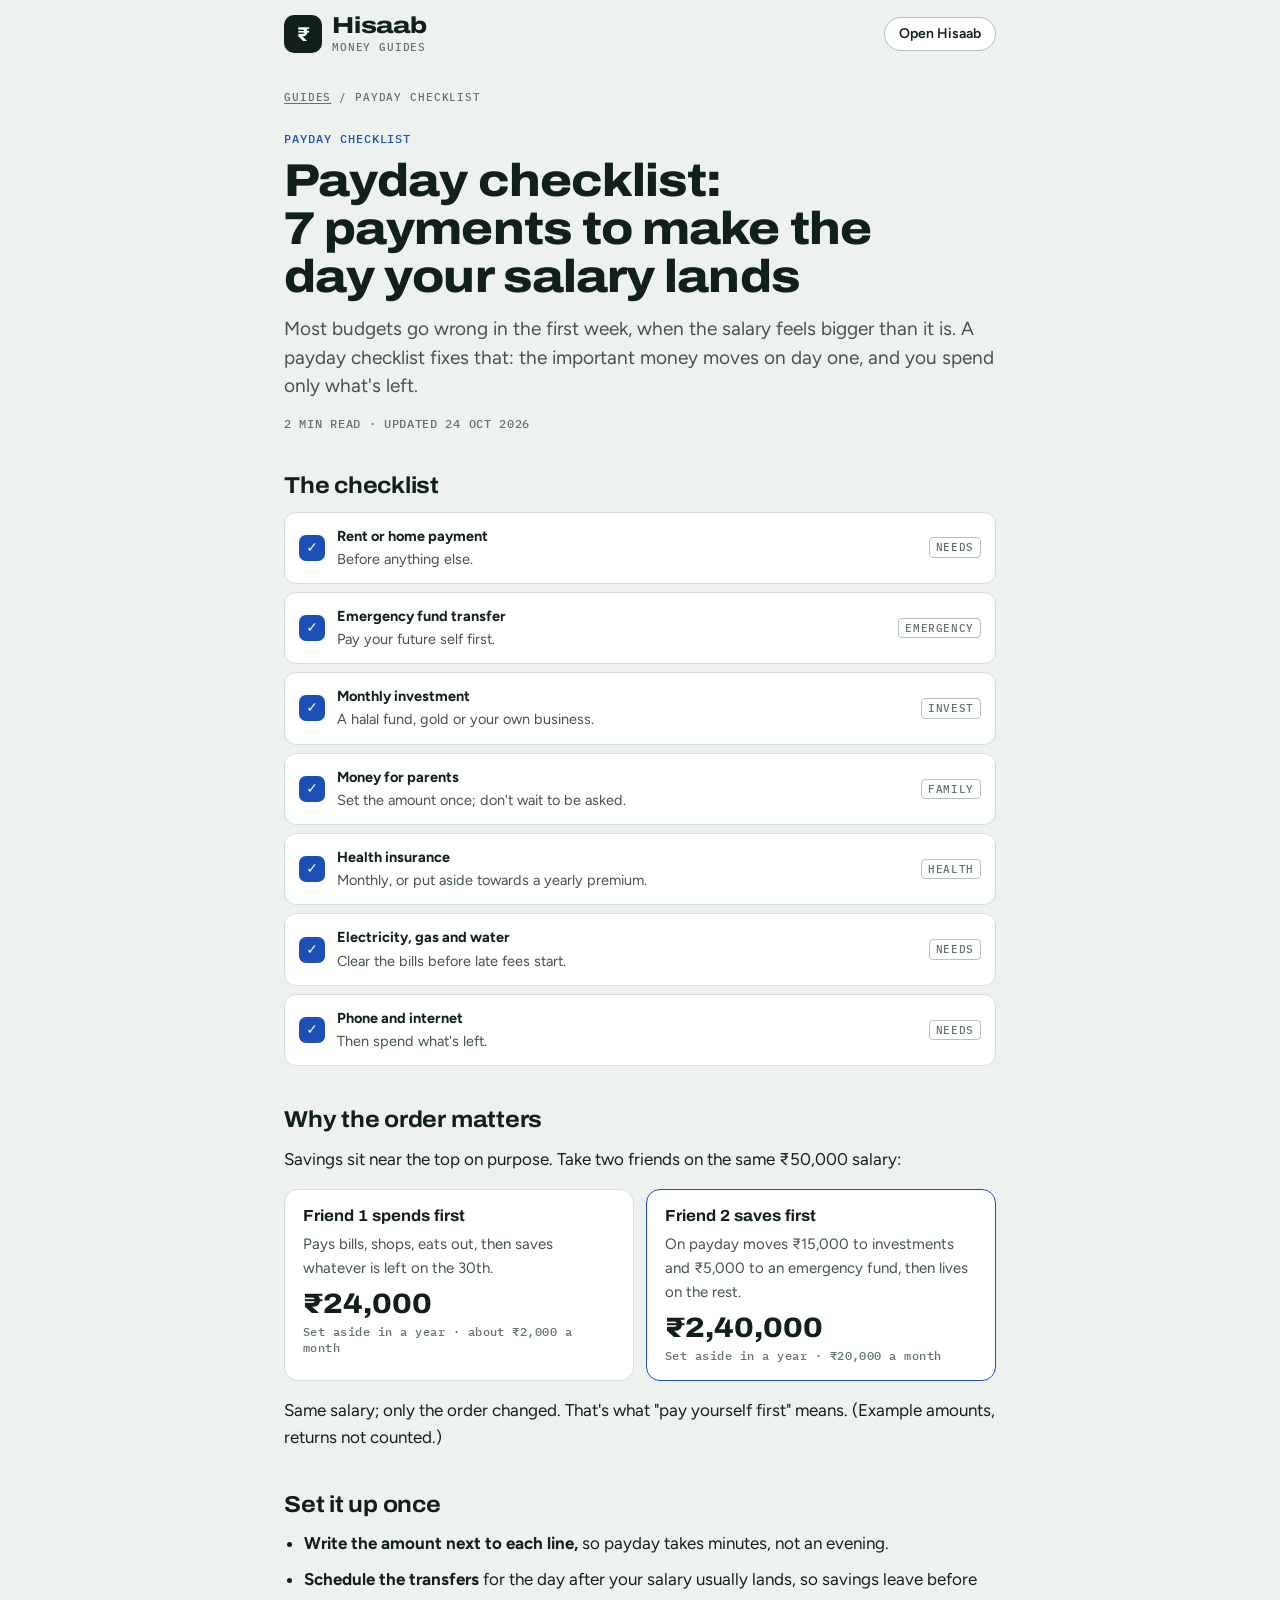
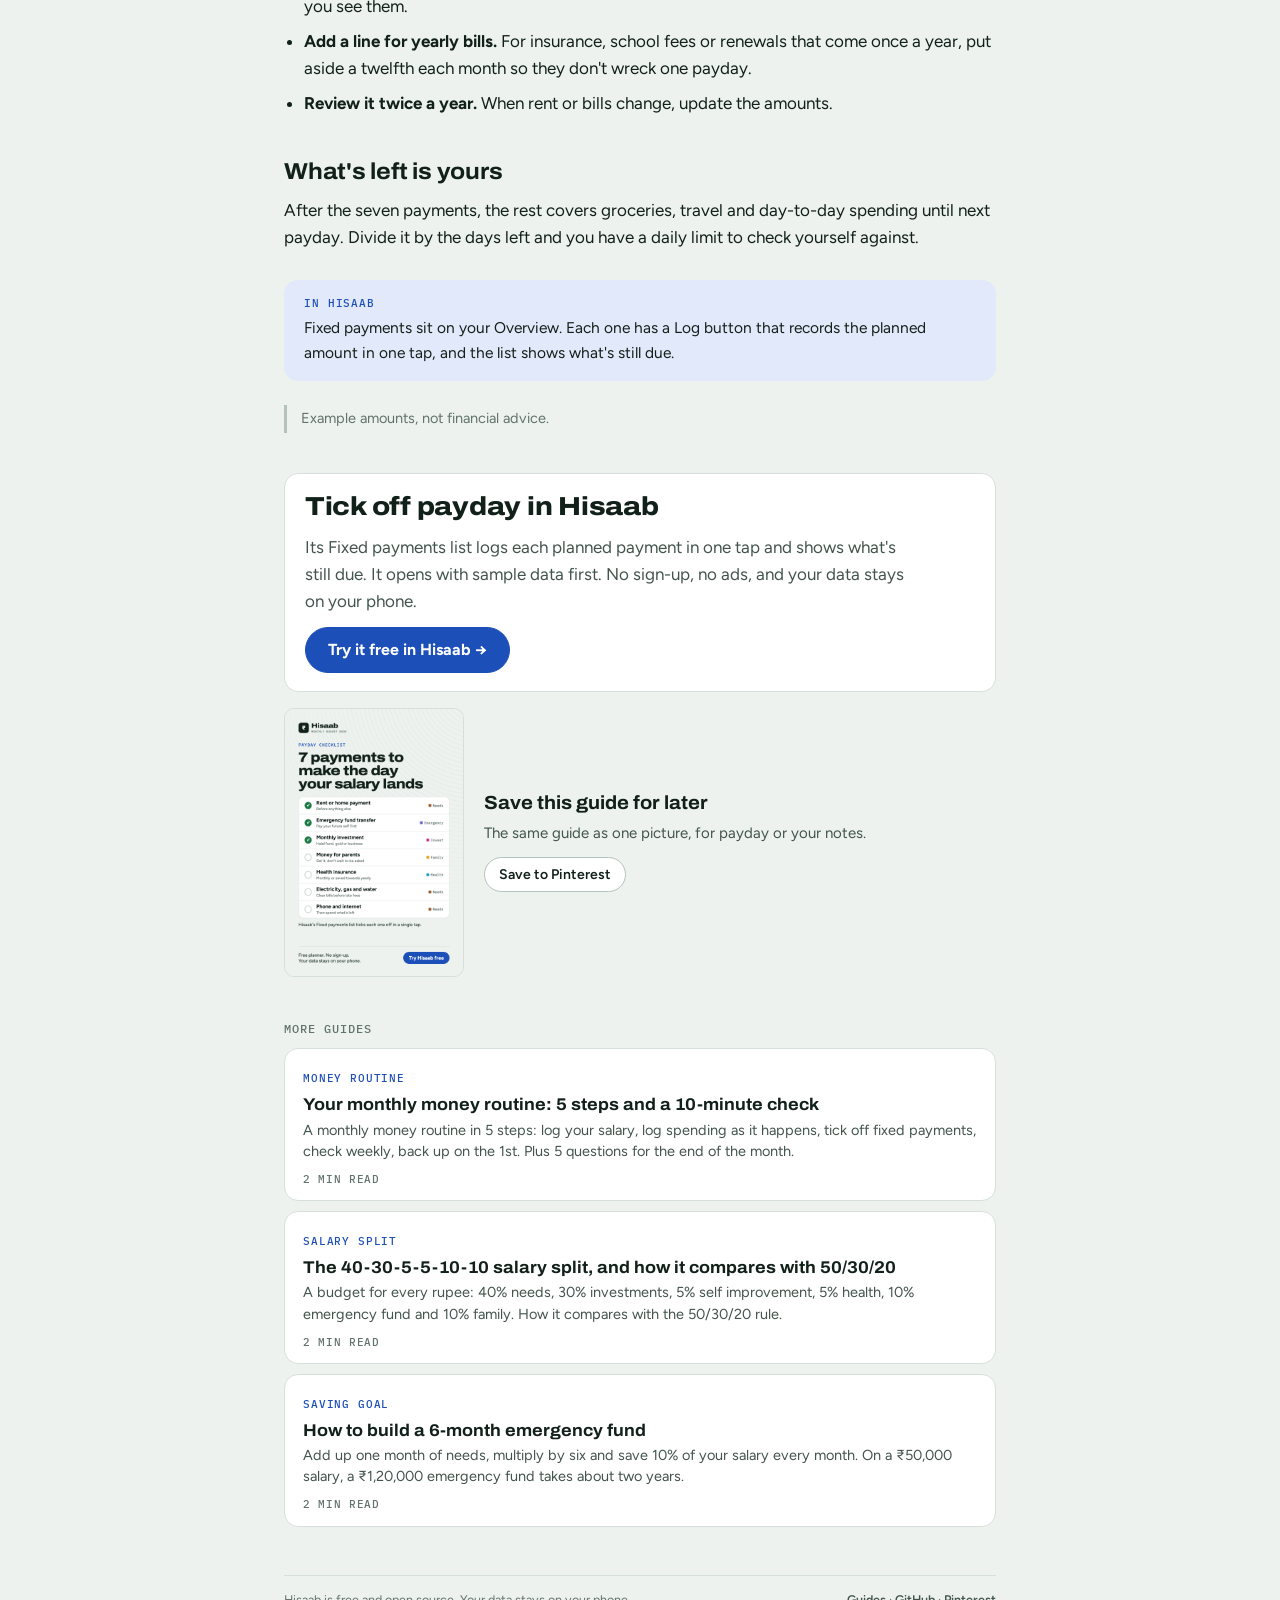
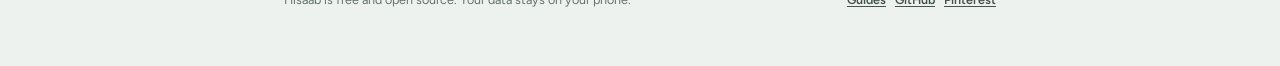
<file: guides/payday-checklist/index.html>
<!doctype html>
<html lang="en">
<head>
<meta charset="utf-8">
<meta name="viewport" content="width=device-width, initial-scale=1">
<title>Payday checklist: 7 payments to make when your salary comes in | Hisaab</title>
<meta name="description" content="A payday money routine: rent or home payment, emergency fund, monthly investment, money for parents, health insurance, bills, then phone and internet. Spend only what&#x27;s left.">
<link rel="canonical" href="https://buberearbaz-web.github.io/hisaab/guides/payday-checklist/">
<meta name="theme-color" content="#EDF2EF" media="(prefers-color-scheme: light)">
<meta name="theme-color" content="#0D1311" media="(prefers-color-scheme: dark)">
<link rel="icon" href="data:image/svg+xml,%3Csvg xmlns='http://www.w3.org/2000/svg' viewBox='0 0 64 64'%3E%3Crect width='64' height='64' rx='16' fill='%2312201A'/%3E%3Ctext x='32' y='45' font-family='Arial,sans-serif' font-size='38' font-weight='700' text-anchor='middle' fill='%23ffffff'%3E%E2%82%B9%3C/text%3E%3C/svg%3E">
<meta property="og:type" content="article">
<meta property="og:site_name" content="Hisaab">
<meta property="og:title" content="Payday checklist: 7 payments to make when your salary comes in">
<meta property="og:description" content="A payday money routine: rent or home payment, emergency fund, monthly investment, money for parents, health insurance, bills, then phone and internet. Spend only what&#x27;s left.">
<meta property="og:url" content="https://buberearbaz-web.github.io/hisaab/guides/payday-checklist/">
<meta property="og:image" content="https://buberearbaz-web.github.io/hisaab/assets/pins/08-payday-payments.png">
<meta property="og:image:width" content="1000">
<meta property="og:image:height" content="1500">
<meta property="og:image:alt" content="A payday checklist of seven monthly payments, three already ticked.">
<meta property="article:published_time" content="2026-10-24">
<meta property="article:section" content="Payday checklist">
<meta name="twitter:card" content="summary_large_image">
<link rel="preconnect" href="https://fonts.googleapis.com">
<link rel="preconnect" href="https://fonts.gstatic.com" crossorigin>
<link rel="stylesheet" href="https://fonts.googleapis.com/css2?family=Archivo:wdth,wght@62..125,400..800&family=Figtree:wght@400;500;600;700&family=IBM+Plex+Mono:wght@400;500&display=swap">
<link rel="stylesheet" href="../guide.css">
<link rel="apple-touch-icon" href="../../assets/icon-180.png">
<script type="application/ld+json">{"@context": "https://schema.org", "@type": "Article", "headline": "Payday checklist: 7 payments to make the day your salary lands", "description": "A payday money routine: rent or home payment, emergency fund, monthly investment, money for parents, health insurance, bills, then phone and internet. Spend only what's left.", "image": ["https://buberearbaz-web.github.io/hisaab/assets/pins/08-payday-payments.png"], "datePublished": "2026-10-24", "dateModified": "2026-10-24", "inLanguage": "en", "author": {"@type": "Organization", "name": "Hisaab", "url": "https://buberearbaz-web.github.io/hisaab/"}, "publisher": {"@type": "Organization", "name": "Hisaab", "url": "https://buberearbaz-web.github.io/hisaab/", "logo": {"@type": "ImageObject", "url": "https://buberearbaz-web.github.io/hisaab/assets/icon-512.png"}}, "mainEntityOfPage": "https://buberearbaz-web.github.io/hisaab/guides/payday-checklist/"}</script>
</head>
<body>
<div class="wrap">
<header class="top">
  <a class="brand" href="../../"><span class="mark" aria-hidden="true">₹</span><div><div class="wordmark">Hisaab</div><div class="tagline">Money guides</div></div></a>
  <a class="top-link" href="../../">Open Hisaab</a>
</header>
<main>
<article>
<p class="crumbs"><a href="../">Guides</a> / Payday checklist</p>
<p class="eyebrow">Payday checklist</p>
<h1>Payday checklist: <span class=nw>7 payments</span> to make the day your salary lands</h1>
<p class="lede">Most budgets go wrong in the first week, when the salary feels bigger than it is. A payday checklist fixes that: the important money moves on day one, and you spend only what&#x27;s left.</p>
<p class="meta">2 min read · Updated 24 Oct 2026</p>
<h2>The checklist</h2>
<ol class="checks">
<li><span><b>Rent or home payment</b>Before anything else.</span><i class="tag">Needs</i></li>
<li><span><b>Emergency fund transfer</b>Pay your future self first.</span><i class="tag">Emergency</i></li>
<li><span><b>Monthly investment</b>A halal fund, gold or your own business.</span><i class="tag">Invest</i></li>
<li><span><b>Money for parents</b>Set the amount once; don't wait to be asked.</span><i class="tag">Family</i></li>
<li><span><b>Health insurance</b>Monthly, or put aside towards a yearly premium.</span><i class="tag">Health</i></li>
<li><span><b>Electricity, gas and water</b>Clear the bills before late fees start.</span><i class="tag">Needs</i></li>
<li><span><b>Phone and internet</b>Then spend what's left.</span><i class="tag">Needs</i></li>
</ol>

<h2>Why the order matters</h2>
<p>Savings sit near the top on purpose. Take two friends on the same ₹50,000 salary:</p>
<div class="pair">
  <div class="card"><h3>Friend 1 spends first</h3><p>Pays bills, shops, eats out, then saves whatever is left on the
  30th.</p><p class="big">₹24,000<small>Set aside in a year · about ₹2,000 a month</small></p></div>
  <div class="card on"><h3>Friend 2 saves first</h3><p>On payday moves ₹15,000 to investments and ₹5,000 to an
  emergency fund, then lives on the rest.</p><p class="big">₹2,40,000<small>Set aside in a year · ₹20,000 a month</small></p></div>
</div>
<p>Same salary; only the order changed. That's what "pay yourself first" means. (Example amounts, returns not
counted.)</p>

<h2>Set it up once</h2>
<ul>
<li><b>Write the amount next to each line,</b> so payday takes minutes, not an evening.</li>
<li><b>Schedule the transfers</b> for the day after your salary usually lands, so savings leave before you see them.</li>
<li><b>Add a line for yearly bills.</b> For insurance, school fees or renewals that come once a year, put aside a
twelfth each month so they don't wreck one payday.</li>
<li><b>Review it twice a year.</b> When rent or bills change, update the amounts.</li>
</ul>

<h2>What's left is yours</h2>
<p>After the seven payments, the rest covers groceries, travel and day-to-day spending until next payday. Divide it by
the days left and you have a daily limit to check yourself against.</p>

<div class="tip"><span class="k">In Hisaab</span><p>Fixed payments sit on your Overview. Each one has a Log button that
records the planned amount in one tap, and the list shows what's still due.</p></div>
<p class="note">Example amounts, not financial advice.</p>
</article>

<section class="card cta">
  <h2>Tick off payday in Hisaab</h2>
  <p>Its Fixed payments list logs each planned payment in one tap and shows what&#x27;s still due. It opens with sample data first. No sign-up, no ads, and your data stays on your phone.</p>
  <a class="btn primary" href="../../#demo">Try it free in Hisaab →</a>
</section>

<section class="pin" aria-label="Save this guide">
  <img src="../../assets/pins/08-payday-payments.png" width="1000" height="1500" alt="A payday checklist of seven monthly payments, three already ticked." loading="lazy">
  <div>
    <h2>Save this guide for later</h2>
    <p>The same guide as one picture, for payday or your notes.</p>
    <a class="btn small" href="https://www.pinterest.com/pin/create/button/?url=https%3A%2F%2Fbuberearbaz-web.github.io%2Fhisaab%2Fguides%2Fpayday-checklist%2F&amp;media=https%3A%2F%2Fbuberearbaz-web.github.io%2Fhisaab%2Fassets%2Fpins%2F08-payday-payments.png&amp;description=Payday%20checklist%3A%207%20payments%20to%20make%20the%20day%20your%20salary%20lands" target="_blank" rel="noopener">Save to Pinterest</a>
  </div>
</section>

<nav class="more" aria-label="More guides">
  <h2>More guides</h2>
  <ul class="list"><li><a href="../monthly-money-routine/"><span class="e">Money routine</span><strong>Your monthly money routine: 5 steps and a <span class=nw>10-minute</span> check</strong><span class="d">A monthly money routine in 5 steps: log your salary, log spending as it happens, tick off fixed payments, check weekly, back up on the 1st. Plus 5 questions for the end of the month.</span><span class="t">2 min read</span></a></li><li><a href="../salary-split/"><span class="e">Salary split</span><strong>The <span class=nw>40-30-5-5-10-10</span> salary split, and how it compares with 50/30/20</strong><span class="d">A budget for every rupee: 40% needs, 30% investments, 5% self improvement, 5% health, 10% emergency fund and 10% family. How it compares with the 50/30/20 rule.</span><span class="t">2 min read</span></a></li><li><a href="../emergency-fund/"><span class="e">Saving goal</span><strong>How to build a <span class=nw>6-month</span> emergency fund</strong><span class="d">Add up one month of needs, multiply by six and save 10% of your salary every month. On a ₹50,000 salary, a ₹1,20,000 emergency fund takes about two years.</span><span class="t">2 min read</span></a></li></ul>
</nav>
</main>
<footer class="foot"><span>Hisaab is free and open source. Your data stays on your phone.</span><span><a href="../">Guides</a> · <a href="https://github.com/buberearbaz-web/hisaab" target="_blank" rel="noopener">GitHub</a> · <a href="https://www.pinterest.com/buberearbaz/" target="_blank" rel="noopener">Pinterest</a></span></footer>
</div>
</body>
</html>
</file>
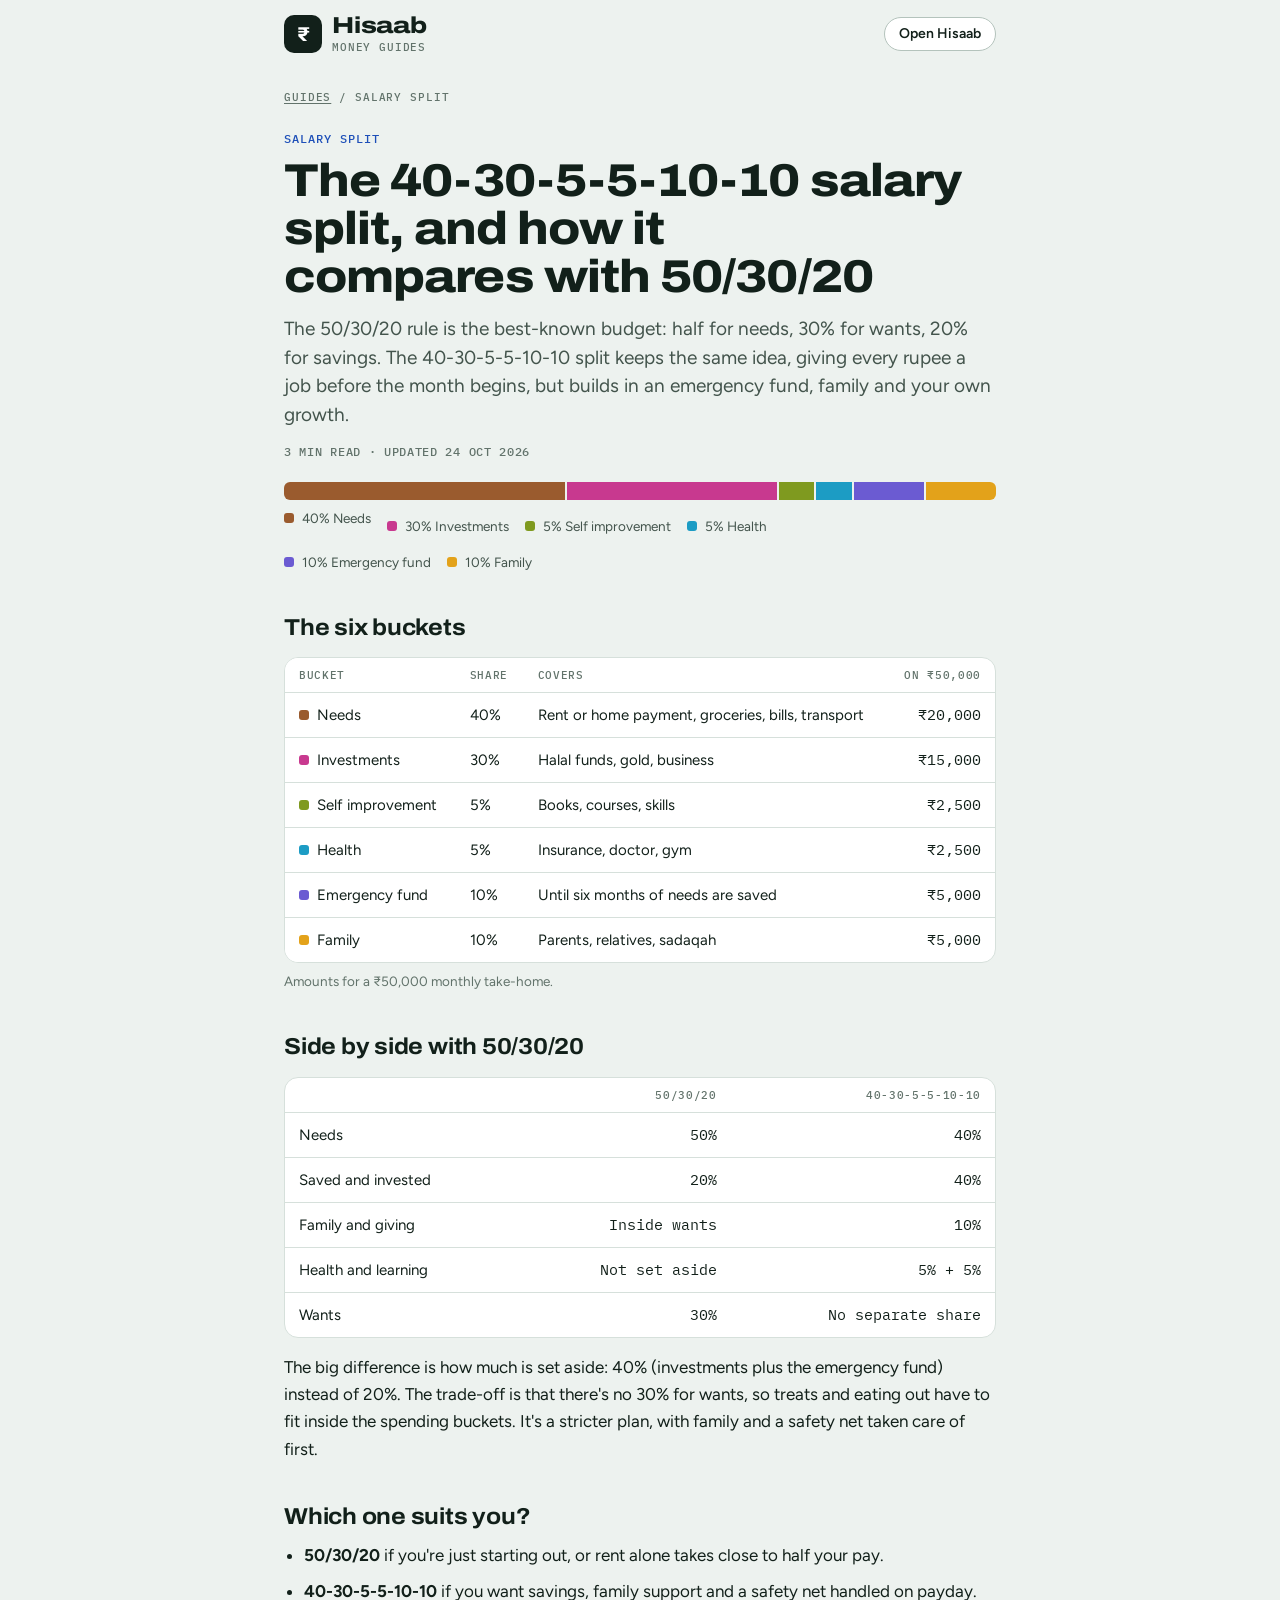
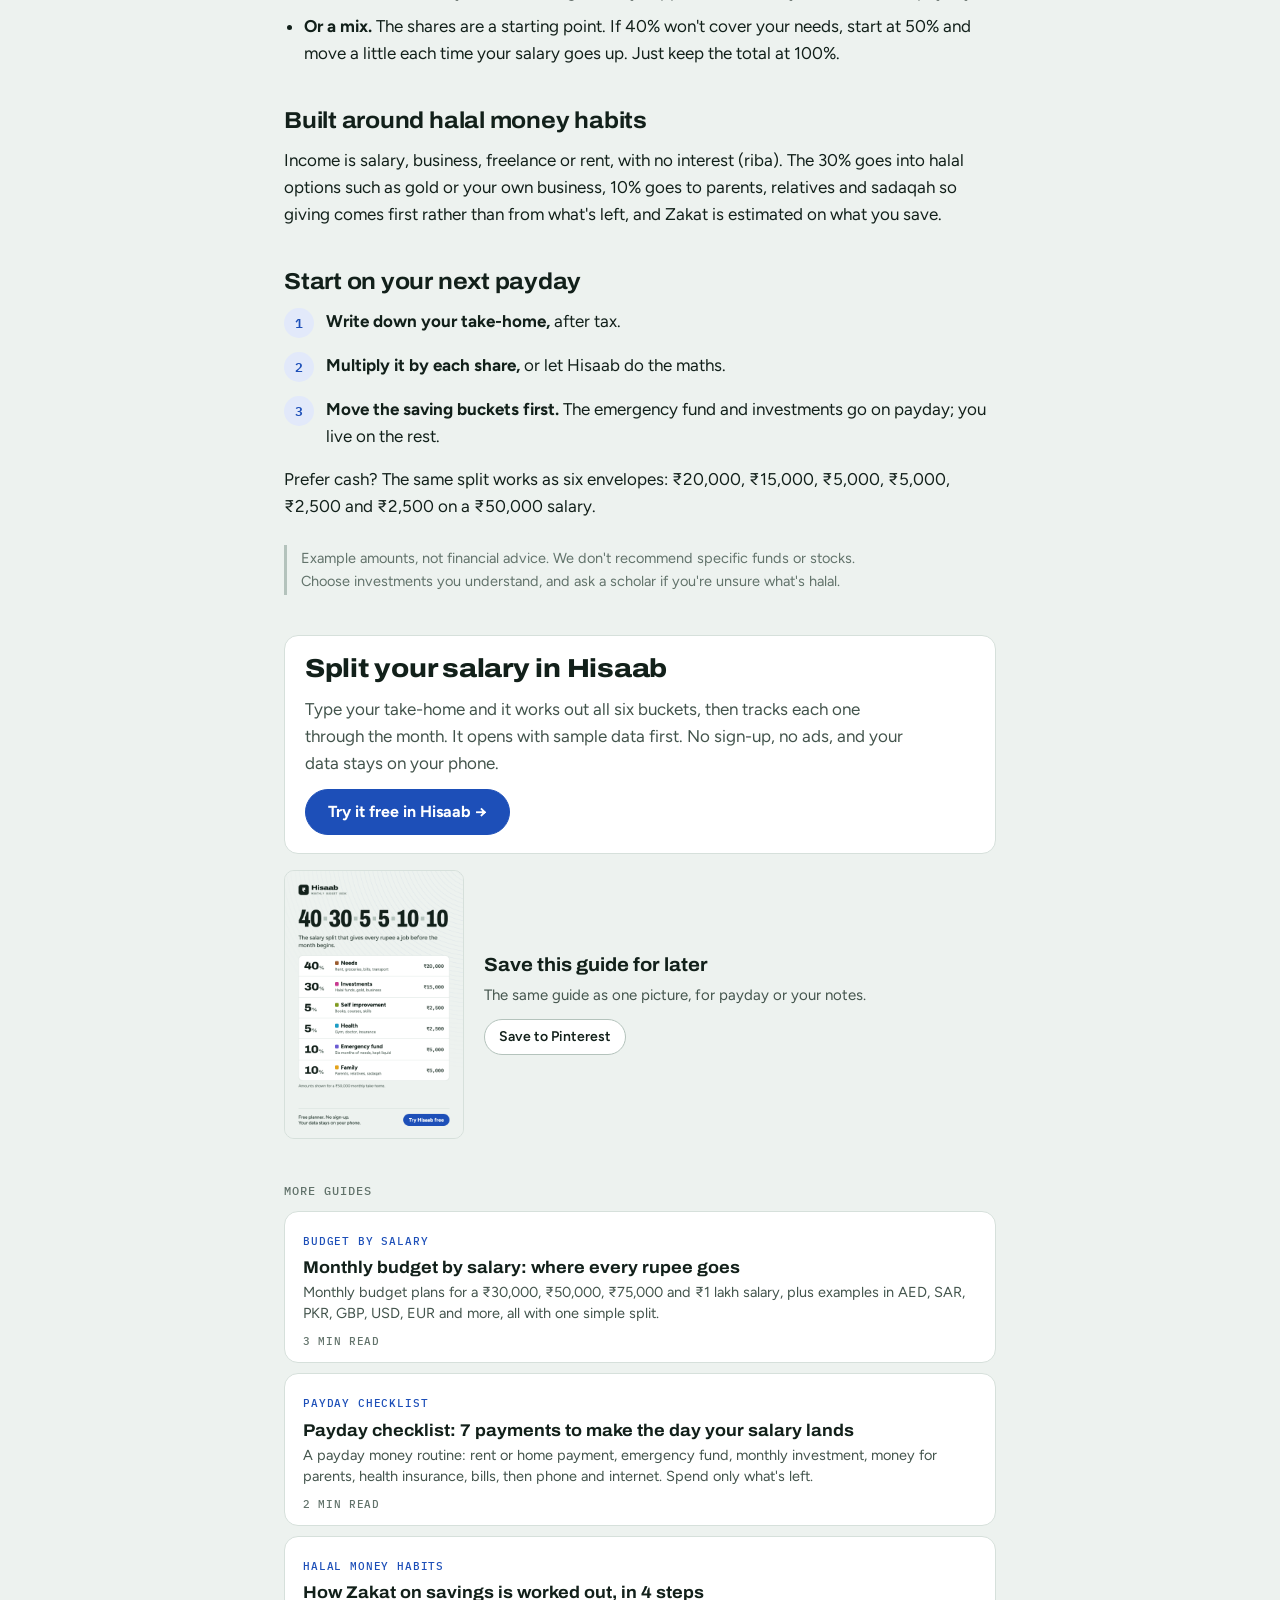
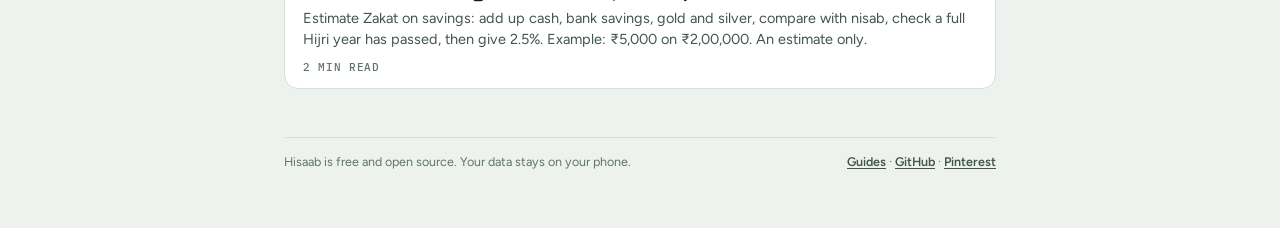
<file: guides/salary-split/index.html>
<!doctype html>
<html lang="en">
<head>
<meta charset="utf-8">
<meta name="viewport" content="width=device-width, initial-scale=1">
<title>40-30-5-5-10-10 salary split vs the 50/30/20 rule | Hisaab</title>
<meta name="description" content="A budget for every rupee: 40% needs, 30% investments, 5% self improvement, 5% health, 10% emergency fund and 10% family. How it compares with the 50/30/20 rule.">
<link rel="canonical" href="https://buberearbaz-web.github.io/hisaab/guides/salary-split/">
<meta name="theme-color" content="#EDF2EF" media="(prefers-color-scheme: light)">
<meta name="theme-color" content="#0D1311" media="(prefers-color-scheme: dark)">
<link rel="icon" href="data:image/svg+xml,%3Csvg xmlns='http://www.w3.org/2000/svg' viewBox='0 0 64 64'%3E%3Crect width='64' height='64' rx='16' fill='%2312201A'/%3E%3Ctext x='32' y='45' font-family='Arial,sans-serif' font-size='38' font-weight='700' text-anchor='middle' fill='%23ffffff'%3E%E2%82%B9%3C/text%3E%3C/svg%3E">
<meta property="og:type" content="article">
<meta property="og:site_name" content="Hisaab">
<meta property="og:title" content="40-30-5-5-10-10 salary split vs the 50/30/20 rule">
<meta property="og:description" content="A budget for every rupee: 40% needs, 30% investments, 5% self improvement, 5% health, 10% emergency fund and 10% family. How it compares with the 50/30/20 rule.">
<meta property="og:url" content="https://buberearbaz-web.github.io/hisaab/guides/salary-split/">
<meta property="og:image" content="https://buberearbaz-web.github.io/hisaab/assets/pins/01-the-split.png">
<meta property="og:image:width" content="1000">
<meta property="og:image:height" content="1500">
<meta property="og:image:alt" content="A table of six budget buckets with their percentages and amounts on a ₹50,000 monthly salary.">
<meta property="article:published_time" content="2026-10-24">
<meta property="article:section" content="Salary split">
<meta name="twitter:card" content="summary_large_image">
<link rel="preconnect" href="https://fonts.googleapis.com">
<link rel="preconnect" href="https://fonts.gstatic.com" crossorigin>
<link rel="stylesheet" href="https://fonts.googleapis.com/css2?family=Archivo:wdth,wght@62..125,400..800&family=Figtree:wght@400;500;600;700&family=IBM+Plex+Mono:wght@400;500&display=swap">
<link rel="stylesheet" href="../guide.css">
<link rel="apple-touch-icon" href="../../assets/icon-180.png">
<script type="application/ld+json">{"@context": "https://schema.org", "@type": "Article", "headline": "The 40-30-5-5-10-10 salary split vs the 50/30/20 rule", "description": "A budget for every rupee: 40% needs, 30% investments, 5% self improvement, 5% health, 10% emergency fund and 10% family. How it compares with the 50/30/20 rule.", "image": ["https://buberearbaz-web.github.io/hisaab/assets/pins/01-the-split.png"], "datePublished": "2026-10-24", "dateModified": "2026-10-24", "inLanguage": "en", "author": {"@type": "Organization", "name": "Hisaab", "url": "https://buberearbaz-web.github.io/hisaab/"}, "publisher": {"@type": "Organization", "name": "Hisaab", "url": "https://buberearbaz-web.github.io/hisaab/", "logo": {"@type": "ImageObject", "url": "https://buberearbaz-web.github.io/hisaab/assets/icon-512.png"}}, "mainEntityOfPage": "https://buberearbaz-web.github.io/hisaab/guides/salary-split/"}</script>
</head>
<body>
<div class="wrap">
<header class="top">
  <a class="brand" href="../../"><span class="mark" aria-hidden="true">₹</span><div><div class="wordmark">Hisaab</div><div class="tagline">Money guides</div></div></a>
  <a class="top-link" href="../../">Open Hisaab</a>
</header>
<main>
<article>
<p class="crumbs"><a href="../">Guides</a> / Salary split</p>
<p class="eyebrow">Salary split</p>
<h1>The <span class=nw>40-30-5-5-10-10</span> salary split, and how it compares with 50/30/20</h1>
<p class="lede">The 50/30/20 rule is the best-known budget: half for needs, 30% for wants, 20% for savings. The 40-30-5-5-10-10 split keeps the same idea, giving every rupee a job before the month begins, but builds in an emergency fund, family and your own growth.</p>
<p class="meta">3 min read · Updated 24 Oct 2026</p>
<div class="split" role="img" aria-label="40% needs, 30% investments, 5% self improvement, 5% health, 10% emergency fund, 10% family"><i style="flex:40;background:var(--s1)"></i><i style="flex:30;background:var(--s2)"></i><i style="flex:5;background:var(--s3)"></i><i style="flex:5;background:var(--s4)"></i><i style="flex:10;background:var(--s5)"></i><i style="flex:10;background:var(--s6)"></i></div><ul class="split-key"><li><i class="sw" style="background:var(--s1)"></i>40% Needs</li><li><i class="sw" style="background:var(--s2)"></i>30% Investments</li><li><i class="sw" style="background:var(--s3)"></i>5% Self improvement</li><li><i class="sw" style="background:var(--s4)"></i>5% Health</li><li><i class="sw" style="background:var(--s5)"></i>10% Emergency fund</li><li><i class="sw" style="background:var(--s6)"></i>10% Family</li></ul>
<h2>The six buckets</h2>
<div class="tbl wide"><table><thead><tr><th>Bucket</th><th>Share</th><th>Covers</th><th class=n>On ₹50,000</th></tr></thead><tbody><tr><td><i class="sw" style="background:var(--s1)"></i>Needs</td><td>40%</td><td>Rent or home payment, groceries, bills, transport</td><td class=n>₹20,000</td></tr><tr><td><i class="sw" style="background:var(--s2)"></i>Investments</td><td>30%</td><td>Halal funds, gold, business</td><td class=n>₹15,000</td></tr><tr><td><i class="sw" style="background:var(--s3)"></i>Self improvement</td><td>5%</td><td>Books, courses, skills</td><td class=n>₹2,500</td></tr><tr><td><i class="sw" style="background:var(--s4)"></i>Health</td><td>5%</td><td>Insurance, doctor, gym</td><td class=n>₹2,500</td></tr><tr><td><i class="sw" style="background:var(--s5)"></i>Emergency fund</td><td>10%</td><td>Until six months of needs are saved</td><td class=n>₹5,000</td></tr><tr><td><i class="sw" style="background:var(--s6)"></i>Family</td><td>10%</td><td>Parents, relatives, sadaqah</td><td class=n>₹5,000</td></tr></tbody></table></div>
<p class="cap">Amounts for a ₹50,000 monthly take-home.</p>

<h2>Side by side with 50/30/20</h2>
<div class="tbl"><table><thead><tr><th></th><th class=n>50/30/20</th><th class=n>40-30-5-5-10-10</th></tr></thead><tbody><tr><td>Needs</td><td class=n>50%</td><td class=n>40%</td></tr><tr><td>Saved and invested</td><td class=n>20%</td><td class=n>40%</td></tr><tr><td>Family and giving</td><td class=n>Inside wants</td><td class=n>10%</td></tr><tr><td>Health and learning</td><td class=n>Not set aside</td><td class=n>5% + 5%</td></tr><tr><td>Wants</td><td class=n>30%</td><td class=n>No separate share</td></tr></tbody></table></div>
<p>The big difference is how much is set aside: 40% (investments plus the emergency fund) instead of 20%. The trade-off
is that there's no 30% for wants, so treats and eating out have to fit inside the spending buckets. It's a stricter
plan, with family and a safety net taken care of first.</p>

<h2>Which one suits you?</h2>
<ul>
<li><b>50/30/20</b> if you're just starting out, or rent alone takes close to half your pay.</li>
<li><b>40-30-5-5-10-10</b> if you want savings, family support and a safety net handled on payday.</li>
<li><b>Or a mix.</b> The shares are a starting point. If 40% won't cover your needs, start at 50% and move a little
each time your salary goes up. Just keep the total at 100%.</li>
</ul>

<h2>Built around halal money habits</h2>
<p>Income is salary, business, freelance or rent, with no interest (riba). The 30% goes into halal options such as
gold or your own business, 10% goes to parents, relatives and sadaqah so giving comes first rather than from what's
left, and Zakat is estimated on what you save.</p>

<h2>Start on your next payday</h2>
<ol class="steps"><li><span><b>Write down your take-home,</b> after tax.</span></li><li><span><b>Multiply it by each share,</b> or let Hisaab do the maths.</span></li><li><span><b>Move the saving buckets first.</b> The emergency fund and investments go on payday; you live on the rest.</span></li></ol>
<p>Prefer cash? The same split works as six envelopes: ₹20,000, ₹15,000, ₹5,000, ₹5,000, ₹2,500 and ₹2,500 on a
₹50,000 salary.</p>
<p class="note">Example amounts, not financial advice. We don't recommend specific funds or stocks. Choose investments
you understand, and ask a scholar if you're unsure what's halal.</p>
</article>

<section class="card cta">
  <h2>Split your salary in Hisaab</h2>
  <p>Type your take-home and it works out all six buckets, then tracks each one through the month. It opens with sample data first. No sign-up, no ads, and your data stays on your phone.</p>
  <a class="btn primary" href="../../#demo">Try it free in Hisaab →</a>
</section>

<section class="pin" aria-label="Save this guide">
  <img src="../../assets/pins/01-the-split.png" width="1000" height="1500" alt="A table of six budget buckets with their percentages and amounts on a ₹50,000 monthly salary." loading="lazy">
  <div>
    <h2>Save this guide for later</h2>
    <p>The same guide as one picture, for payday or your notes.</p>
    <a class="btn small" href="https://www.pinterest.com/pin/create/button/?url=https%3A%2F%2Fbuberearbaz-web.github.io%2Fhisaab%2Fguides%2Fsalary-split%2F&amp;media=https%3A%2F%2Fbuberearbaz-web.github.io%2Fhisaab%2Fassets%2Fpins%2F01-the-split.png&amp;description=The%2040-30-5-5-10-10%20salary%20split%20vs%20the%2050%2F30%2F20%20rule" target="_blank" rel="noopener">Save to Pinterest</a>
  </div>
</section>

<nav class="more" aria-label="More guides">
  <h2>More guides</h2>
  <ul class="list"><li><a href="../budget-by-salary/"><span class="e">Budget by salary</span><strong>Monthly budget by salary: where every rupee goes</strong><span class="d">Monthly budget plans for a ₹30,000, ₹50,000, ₹75,000 and ₹1 lakh salary, plus examples in AED, SAR, PKR, GBP, USD, EUR and more, all with one simple split.</span><span class="t">3 min read</span></a></li><li><a href="../payday-checklist/"><span class="e">Payday checklist</span><strong>Payday checklist: <span class=nw>7 payments</span> to make the day your salary lands</strong><span class="d">A payday money routine: rent or home payment, emergency fund, monthly investment, money for parents, health insurance, bills, then phone and internet. Spend only what&#x27;s left.</span><span class="t">2 min read</span></a></li><li><a href="../zakat-on-savings/"><span class="e">Halal money habits</span><strong>How Zakat on savings is worked out, in 4 steps</strong><span class="d">Estimate Zakat on savings: add up cash, bank savings, gold and silver, compare with nisab, check a full Hijri year has passed, then give 2.5%. Example: ₹5,000 on ₹2,00,000. An estimate only.</span><span class="t">2 min read</span></a></li></ul>
</nav>
</main>
<footer class="foot"><span>Hisaab is free and open source. Your data stays on your phone.</span><span><a href="../">Guides</a> · <a href="https://github.com/buberearbaz-web/hisaab" target="_blank" rel="noopener">GitHub</a> · <a href="https://www.pinterest.com/buberearbaz/" target="_blank" rel="noopener">Pinterest</a></span></footer>
</div>
</body>
</html>
</file>
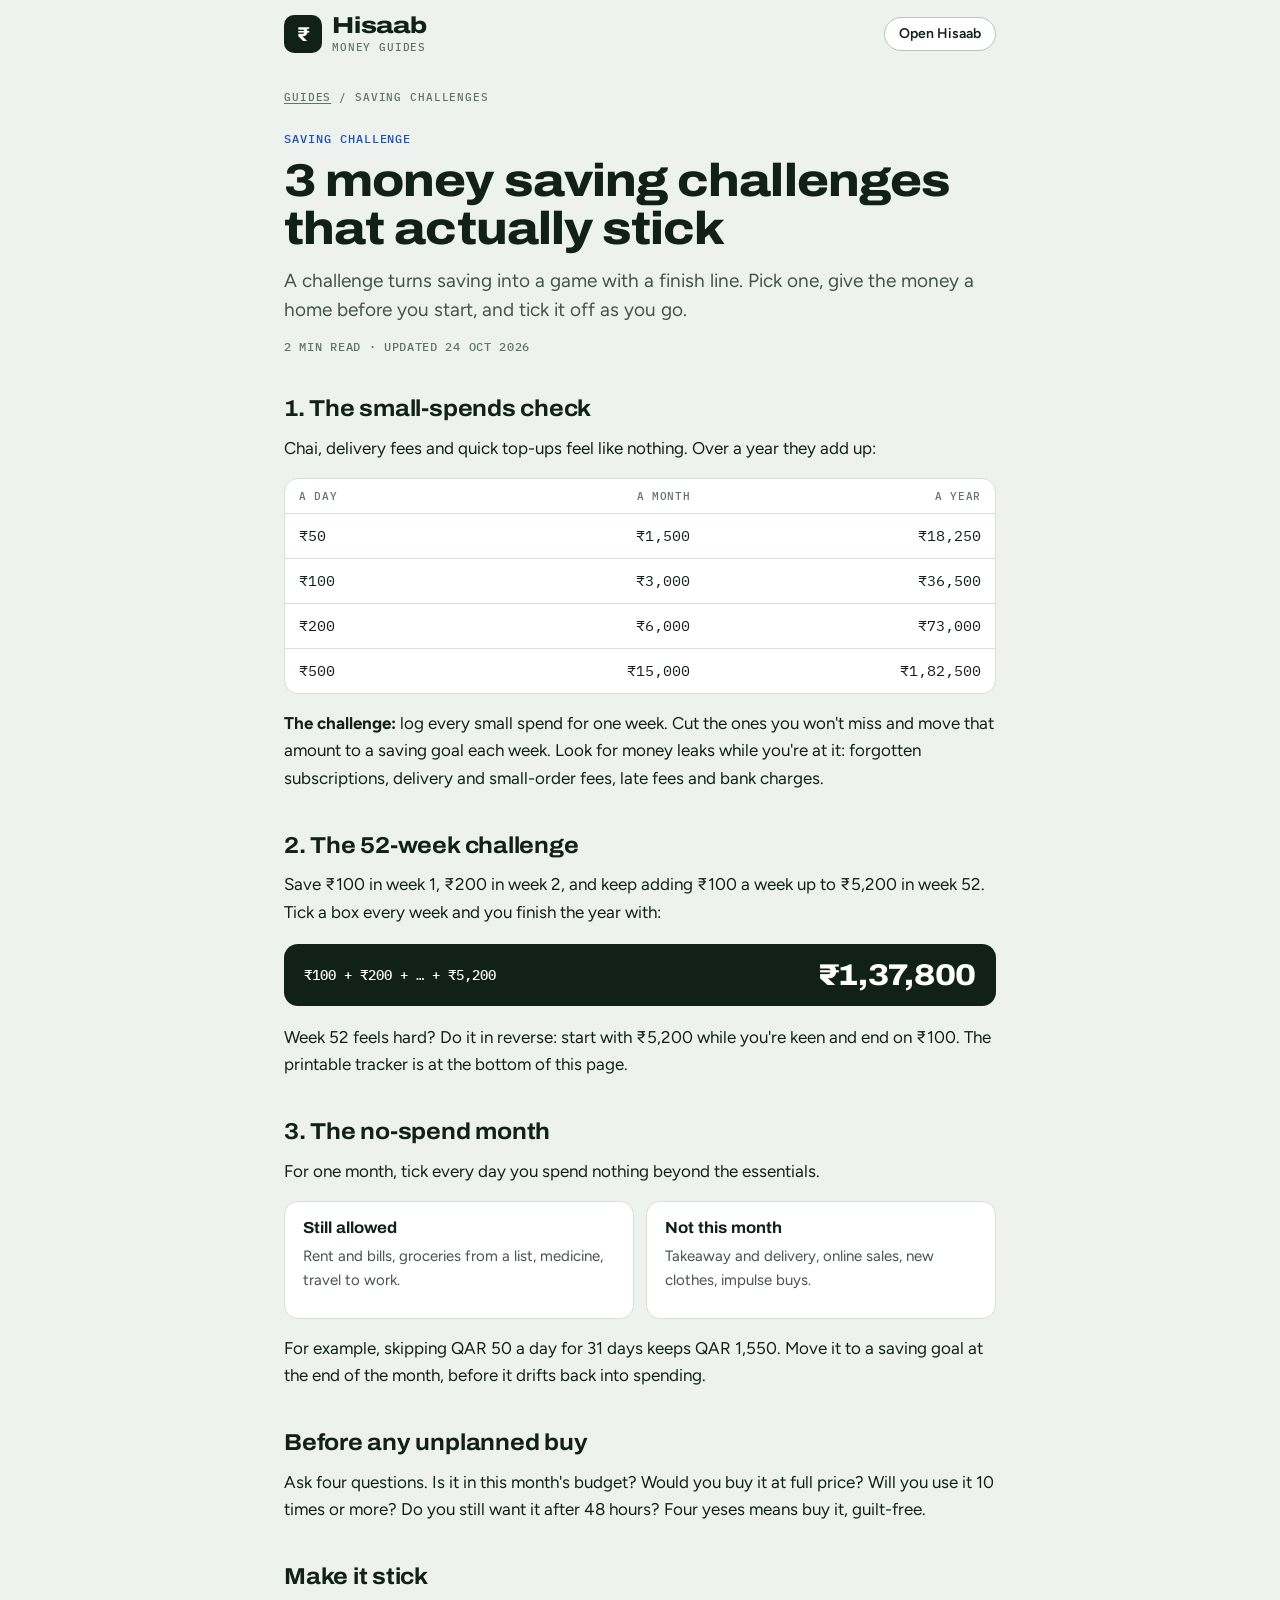
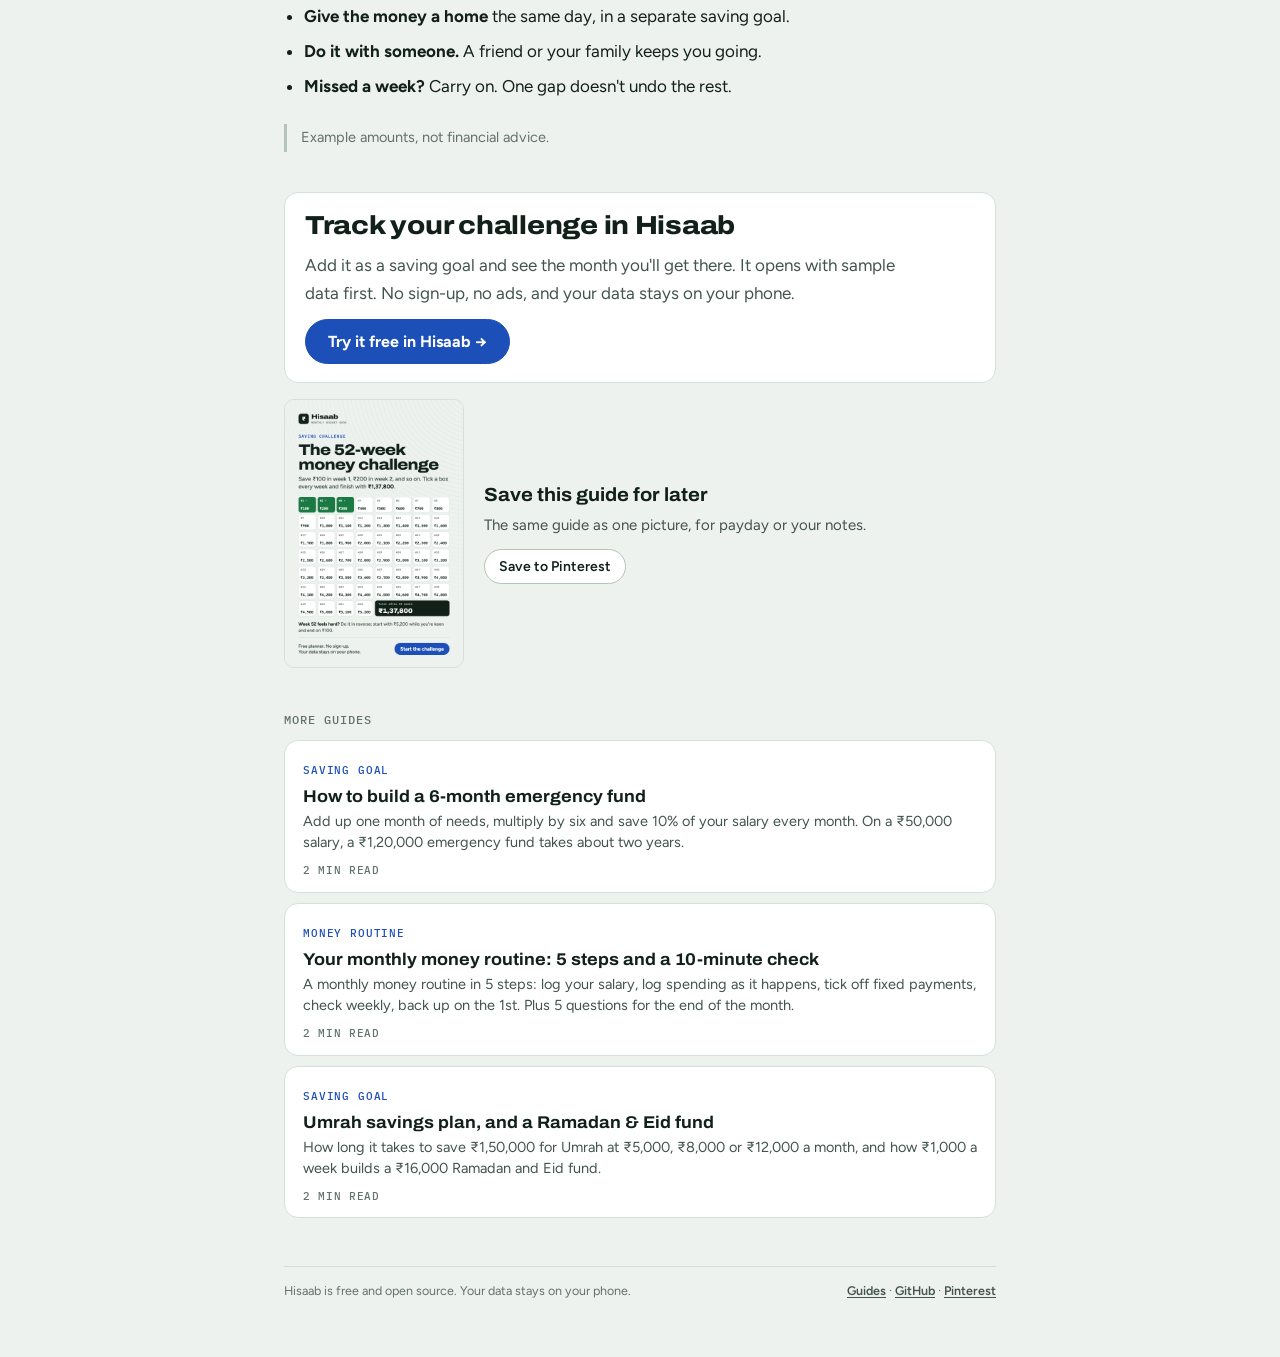
<file: guides/saving-challenges/index.html>
<!doctype html>
<html lang="en">
<head>
<meta charset="utf-8">
<meta name="viewport" content="width=device-width, initial-scale=1">
<title>Money saving challenges: 52-week, ₹100 a day and no-spend month | Hisaab</title>
<meta name="description" content="Three money saving challenges that work: see what ₹100 a day adds up to, save ₹1,37,800 with the 52-week challenge, or try a 31-day no-spend month.">
<link rel="canonical" href="https://buberearbaz-web.github.io/hisaab/guides/saving-challenges/">
<meta name="theme-color" content="#EDF2EF" media="(prefers-color-scheme: light)">
<meta name="theme-color" content="#0D1311" media="(prefers-color-scheme: dark)">
<link rel="icon" href="data:image/svg+xml,%3Csvg xmlns='http://www.w3.org/2000/svg' viewBox='0 0 64 64'%3E%3Crect width='64' height='64' rx='16' fill='%2312201A'/%3E%3Ctext x='32' y='45' font-family='Arial,sans-serif' font-size='38' font-weight='700' text-anchor='middle' fill='%23ffffff'%3E%E2%82%B9%3C/text%3E%3C/svg%3E">
<meta property="og:type" content="article">
<meta property="og:site_name" content="Hisaab">
<meta property="og:title" content="Money saving challenges: 52-week, ₹100 a day and no-spend month">
<meta property="og:description" content="Three money saving challenges that work: see what ₹100 a day adds up to, save ₹1,37,800 with the 52-week challenge, or try a 31-day no-spend month.">
<meta property="og:url" content="https://buberearbaz-web.github.io/hisaab/guides/saving-challenges/">
<meta property="og:image" content="https://buberearbaz-web.github.io/hisaab/assets/pins/12-52-week-challenge.png">
<meta property="og:image:width" content="1000">
<meta property="og:image:height" content="1500">
<meta property="og:image:alt" content="A 52-week savings tracker from ₹100 to ₹5,200 a week, totalling ₹1,37,800.">
<meta property="article:published_time" content="2026-10-24">
<meta property="article:section" content="Saving challenge">
<meta name="twitter:card" content="summary_large_image">
<link rel="preconnect" href="https://fonts.googleapis.com">
<link rel="preconnect" href="https://fonts.gstatic.com" crossorigin>
<link rel="stylesheet" href="https://fonts.googleapis.com/css2?family=Archivo:wdth,wght@62..125,400..800&family=Figtree:wght@400;500;600;700&family=IBM+Plex+Mono:wght@400;500&display=swap">
<link rel="stylesheet" href="../guide.css">
<link rel="apple-touch-icon" href="../../assets/icon-180.png">
<script type="application/ld+json">{"@context": "https://schema.org", "@type": "Article", "headline": "Money saving challenges: ₹100 a day, the 52-week challenge and a no-spend month", "description": "Three money saving challenges that work: see what ₹100 a day adds up to, save ₹1,37,800 with the 52-week challenge, or try a 31-day no-spend month.", "image": ["https://buberearbaz-web.github.io/hisaab/assets/pins/12-52-week-challenge.png"], "datePublished": "2026-10-24", "dateModified": "2026-10-24", "inLanguage": "en", "author": {"@type": "Organization", "name": "Hisaab", "url": "https://buberearbaz-web.github.io/hisaab/"}, "publisher": {"@type": "Organization", "name": "Hisaab", "url": "https://buberearbaz-web.github.io/hisaab/", "logo": {"@type": "ImageObject", "url": "https://buberearbaz-web.github.io/hisaab/assets/icon-512.png"}}, "mainEntityOfPage": "https://buberearbaz-web.github.io/hisaab/guides/saving-challenges/"}</script>
</head>
<body>
<div class="wrap">
<header class="top">
  <a class="brand" href="../../"><span class="mark" aria-hidden="true">₹</span><div><div class="wordmark">Hisaab</div><div class="tagline">Money guides</div></div></a>
  <a class="top-link" href="../../">Open Hisaab</a>
</header>
<main>
<article>
<p class="crumbs"><a href="../">Guides</a> / Saving challenges</p>
<p class="eyebrow">Saving challenge</p>
<h1>3 money saving challenges that actually stick</h1>
<p class="lede">A challenge turns saving into a game with a finish line. Pick one, give the money a home before you start, and tick it off as you go.</p>
<p class="meta">2 min read · Updated 24 Oct 2026</p>
<h2>1. The small-spends check</h2>
<p>Chai, delivery fees and quick top-ups feel like nothing. Over a year they add up:</p>
<div class="tbl"><table><thead><tr><th>A day</th><th class=n>A month</th><th class=n>A year</th></tr></thead><tbody><tr><td><span class=amt>₹50</span></td><td class=n>₹1,500</td><td class=n>₹18,250</td></tr><tr><td><span class=amt>₹100</span></td><td class=n>₹3,000</td><td class=n>₹36,500</td></tr><tr><td><span class=amt>₹200</span></td><td class=n>₹6,000</td><td class=n>₹73,000</td></tr><tr><td><span class=amt>₹500</span></td><td class=n>₹15,000</td><td class=n>₹1,82,500</td></tr></tbody></table></div>
<p><b>The challenge:</b> log every small spend for one week. Cut the ones you won't miss and move that amount to a
saving goal each week. Look for money leaks while you're at it: forgotten subscriptions, delivery and small-order fees,
late fees and bank charges.</p>

<h2>2. The 52-week challenge</h2>
<p>Save ₹100 in week 1, ₹200 in week 2, and keep adding ₹100 a week up to ₹5,200 in week 52. Tick a box every week and
you finish the year with:</p>
<div class="calc"><span>₹100 + ₹200 + … + ₹5,200</span><strong class="n">₹1,37,800</strong></div>
<p>Week 52 feels hard? Do it in reverse: start with ₹5,200 while you're keen and end on ₹100. The printable tracker is
at the bottom of this page.</p>

<h2>3. The no-spend month</h2>
<p>For one month, tick every day you spend nothing beyond the essentials.</p>
<div class="pair">
  <div class="card"><h3>Still allowed</h3><p>Rent and bills, groceries from a list, medicine, travel to work.</p></div>
  <div class="card"><h3>Not this month</h3><p>Takeaway and delivery, online sales, new clothes, impulse buys.</p></div>
</div>
<p>For example, skipping QAR 50 a day for 31 days keeps QAR 1,550. Move it to a saving goal at the end of the month,
before it drifts back into spending.</p>

<h2>Before any unplanned buy</h2>
<p>Ask four questions. Is it in this month's budget? Would you buy it at full price? Will you use it 10 times or more?
Do you still want it after 48 hours? Four yeses means buy it, guilt-free.</p>

<h2>Make it stick</h2>
<ul>
<li><b>Give the money a home</b> the same day, in a separate saving goal.</li>
<li><b>Do it with someone.</b> A friend or your family keeps you going.</li>
<li><b>Missed a week?</b> Carry on. One gap doesn't undo the rest.</li>
</ul>
<p class="note">Example amounts, not financial advice.</p>
</article>

<section class="card cta">
  <h2>Track your challenge in Hisaab</h2>
  <p>Add it as a saving goal and see the month you&#x27;ll get there. It opens with sample data first. No sign-up, no ads, and your data stays on your phone.</p>
  <a class="btn primary" href="../../#demo">Try it free in Hisaab →</a>
</section>

<section class="pin" aria-label="Save this guide">
  <img src="../../assets/pins/12-52-week-challenge.png" width="1000" height="1500" alt="A 52-week savings tracker from ₹100 to ₹5,200 a week, totalling ₹1,37,800." loading="lazy">
  <div>
    <h2>Save this guide for later</h2>
    <p>The same guide as one picture, for payday or your notes.</p>
    <a class="btn small" href="https://www.pinterest.com/pin/create/button/?url=https%3A%2F%2Fbuberearbaz-web.github.io%2Fhisaab%2Fguides%2Fsaving-challenges%2F&amp;media=https%3A%2F%2Fbuberearbaz-web.github.io%2Fhisaab%2Fassets%2Fpins%2F12-52-week-challenge.png&amp;description=Money%20saving%20challenges%3A%20%E2%82%B9100%20a%20day%2C%20the%2052-week%20challenge%20and%20a%20no-spend%20month" target="_blank" rel="noopener">Save to Pinterest</a>
  </div>
</section>

<nav class="more" aria-label="More guides">
  <h2>More guides</h2>
  <ul class="list"><li><a href="../emergency-fund/"><span class="e">Saving goal</span><strong>How to build a <span class=nw>6-month</span> emergency fund</strong><span class="d">Add up one month of needs, multiply by six and save 10% of your salary every month. On a ₹50,000 salary, a ₹1,20,000 emergency fund takes about two years.</span><span class="t">2 min read</span></a></li><li><a href="../monthly-money-routine/"><span class="e">Money routine</span><strong>Your monthly money routine: 5 steps and a <span class=nw>10-minute</span> check</strong><span class="d">A monthly money routine in 5 steps: log your salary, log spending as it happens, tick off fixed payments, check weekly, back up on the 1st. Plus 5 questions for the end of the month.</span><span class="t">2 min read</span></a></li><li><a href="../umrah-ramadan-fund/"><span class="e">Saving goal</span><strong>Umrah savings plan, and a Ramadan & Eid fund</strong><span class="d">How long it takes to save ₹1,50,000 for Umrah at ₹5,000, ₹8,000 or ₹12,000 a month, and how ₹1,000 a week builds a ₹16,000 Ramadan and Eid fund.</span><span class="t">2 min read</span></a></li></ul>
</nav>
</main>
<footer class="foot"><span>Hisaab is free and open source. Your data stays on your phone.</span><span><a href="../">Guides</a> · <a href="https://github.com/buberearbaz-web/hisaab" target="_blank" rel="noopener">GitHub</a> · <a href="https://www.pinterest.com/buberearbaz/" target="_blank" rel="noopener">Pinterest</a></span></footer>
</div>
</body>
</html>
</file>
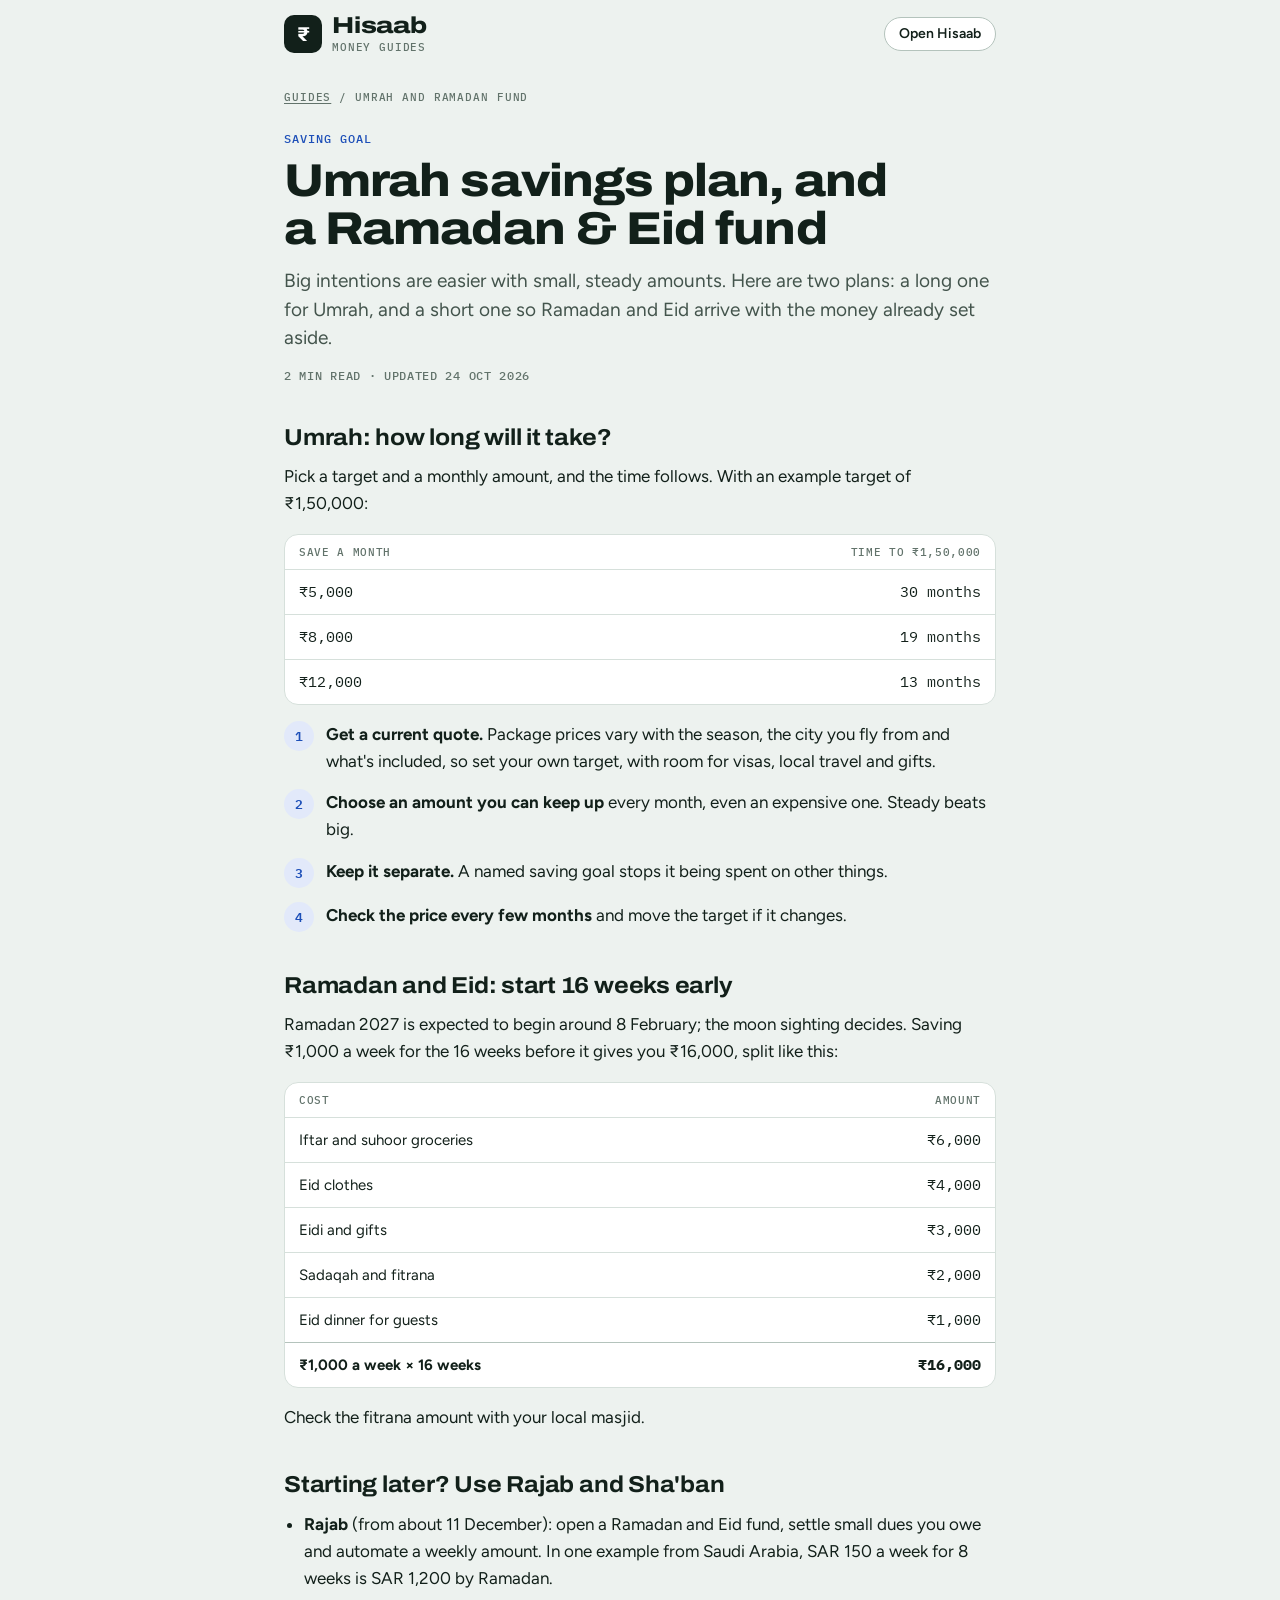
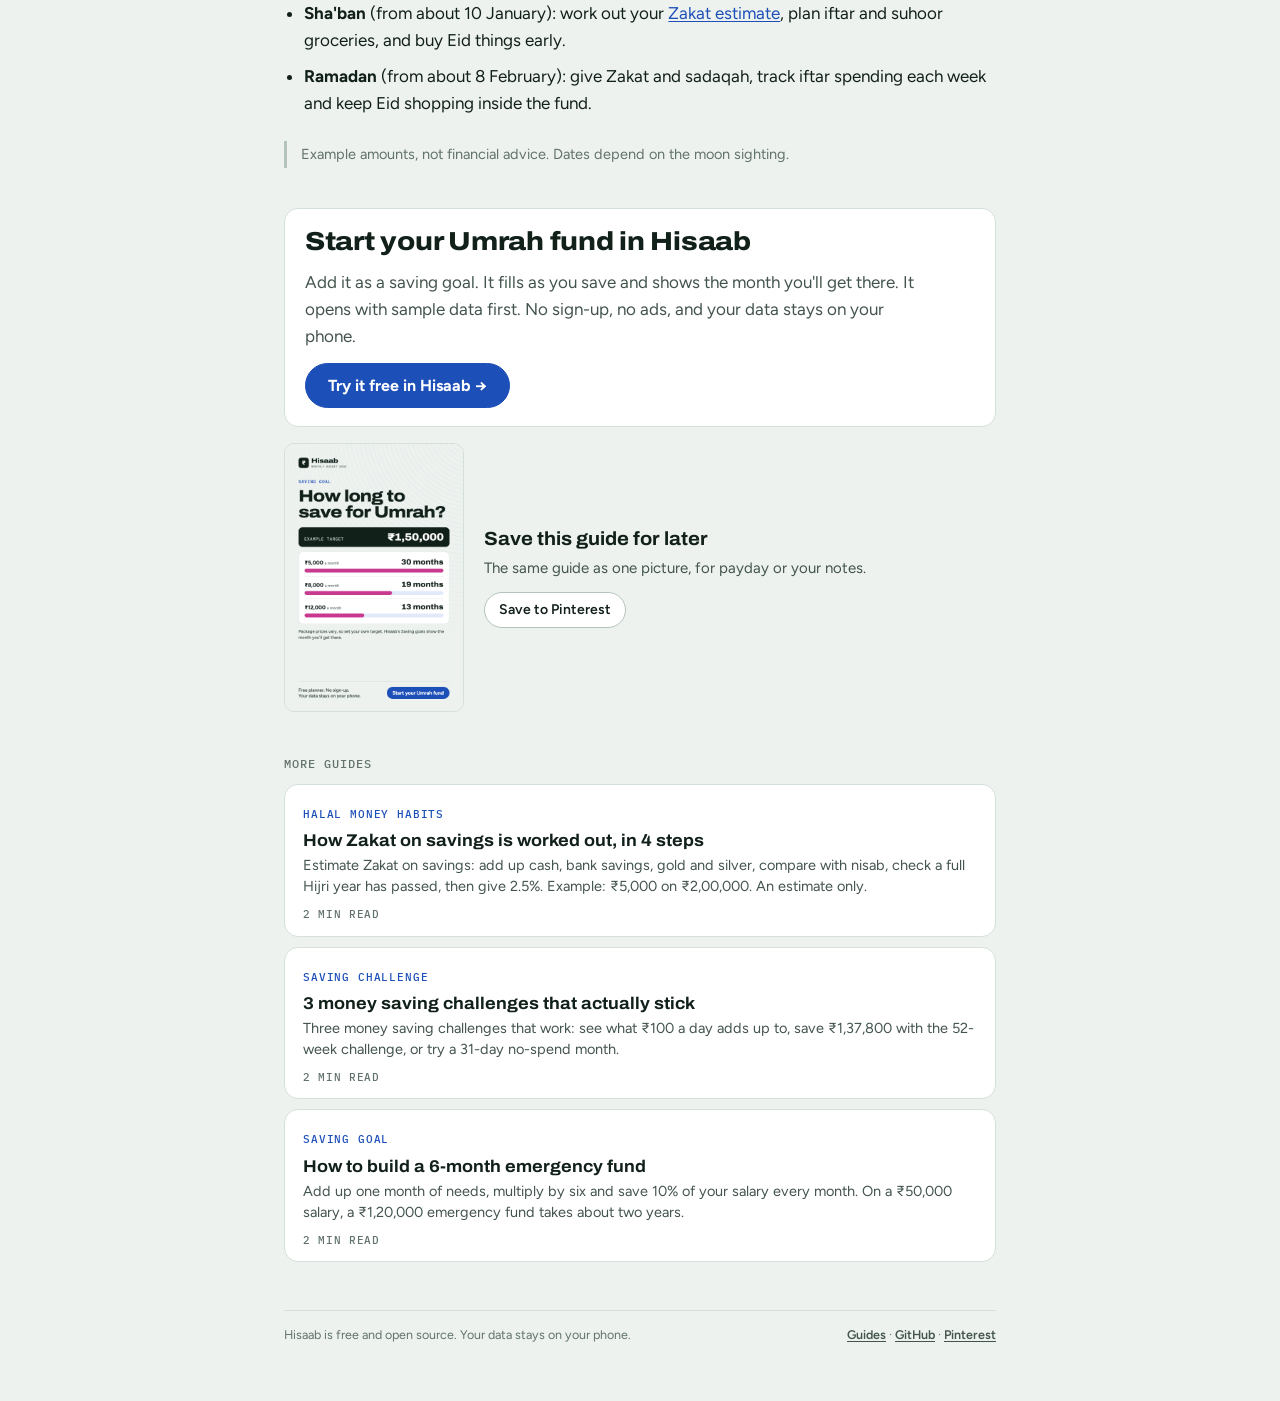
<file: guides/umrah-ramadan-fund/index.html>
<!doctype html>
<html lang="en">
<head>
<meta charset="utf-8">
<meta name="viewport" content="width=device-width, initial-scale=1">
<title>Umrah savings plan and Ramadan &amp; Eid fund: how much to save | Hisaab</title>
<meta name="description" content="How long it takes to save ₹1,50,000 for Umrah at ₹5,000, ₹8,000 or ₹12,000 a month, and how ₹1,000 a week builds a ₹16,000 Ramadan and Eid fund.">
<link rel="canonical" href="https://buberearbaz-web.github.io/hisaab/guides/umrah-ramadan-fund/">
<meta name="theme-color" content="#EDF2EF" media="(prefers-color-scheme: light)">
<meta name="theme-color" content="#0D1311" media="(prefers-color-scheme: dark)">
<link rel="icon" href="data:image/svg+xml,%3Csvg xmlns='http://www.w3.org/2000/svg' viewBox='0 0 64 64'%3E%3Crect width='64' height='64' rx='16' fill='%2312201A'/%3E%3Ctext x='32' y='45' font-family='Arial,sans-serif' font-size='38' font-weight='700' text-anchor='middle' fill='%23ffffff'%3E%E2%82%B9%3C/text%3E%3C/svg%3E">
<meta property="og:type" content="article">
<meta property="og:site_name" content="Hisaab">
<meta property="og:title" content="Umrah savings plan and Ramadan &amp; Eid fund: how much to save">
<meta property="og:description" content="How long it takes to save ₹1,50,000 for Umrah at ₹5,000, ₹8,000 or ₹12,000 a month, and how ₹1,000 a week builds a ₹16,000 Ramadan and Eid fund.">
<meta property="og:url" content="https://buberearbaz-web.github.io/hisaab/guides/umrah-ramadan-fund/">
<meta property="og:image" content="https://buberearbaz-web.github.io/hisaab/assets/pins/10-umrah-fund.png">
<meta property="og:image:width" content="1000">
<meta property="og:image:height" content="1500">
<meta property="og:image:alt" content="Months needed to save ₹1,50,000 for Umrah at ₹5,000, ₹8,000 and ₹12,000 a month.">
<meta property="article:published_time" content="2026-10-24">
<meta property="article:section" content="Saving goal">
<meta name="twitter:card" content="summary_large_image">
<link rel="preconnect" href="https://fonts.googleapis.com">
<link rel="preconnect" href="https://fonts.gstatic.com" crossorigin>
<link rel="stylesheet" href="https://fonts.googleapis.com/css2?family=Archivo:wdth,wght@62..125,400..800&family=Figtree:wght@400;500;600;700&family=IBM+Plex+Mono:wght@400;500&display=swap">
<link rel="stylesheet" href="../guide.css">
<link rel="apple-touch-icon" href="../../assets/icon-180.png">
<script type="application/ld+json">{"@context": "https://schema.org", "@type": "Article", "headline": "Umrah savings plan and Ramadan & Eid fund: how long to save, and how much", "description": "How long it takes to save ₹1,50,000 for Umrah at ₹5,000, ₹8,000 or ₹12,000 a month, and how ₹1,000 a week builds a ₹16,000 Ramadan and Eid fund.", "image": ["https://buberearbaz-web.github.io/hisaab/assets/pins/10-umrah-fund.png"], "datePublished": "2026-10-24", "dateModified": "2026-10-24", "inLanguage": "en", "author": {"@type": "Organization", "name": "Hisaab", "url": "https://buberearbaz-web.github.io/hisaab/"}, "publisher": {"@type": "Organization", "name": "Hisaab", "url": "https://buberearbaz-web.github.io/hisaab/", "logo": {"@type": "ImageObject", "url": "https://buberearbaz-web.github.io/hisaab/assets/icon-512.png"}}, "mainEntityOfPage": "https://buberearbaz-web.github.io/hisaab/guides/umrah-ramadan-fund/"}</script>
</head>
<body>
<div class="wrap">
<header class="top">
  <a class="brand" href="../../"><span class="mark" aria-hidden="true">₹</span><div><div class="wordmark">Hisaab</div><div class="tagline">Money guides</div></div></a>
  <a class="top-link" href="../../">Open Hisaab</a>
</header>
<main>
<article>
<p class="crumbs"><a href="../">Guides</a> / Umrah and Ramadan fund</p>
<p class="eyebrow">Saving goal</p>
<h1>Umrah savings plan, and a Ramadan & Eid fund</h1>
<p class="lede">Big intentions are easier with small, steady amounts. Here are two plans: a long one for Umrah, and a short one so Ramadan and Eid arrive with the money already set aside.</p>
<p class="meta">2 min read · Updated 24 Oct 2026</p>
<h2>Umrah: how long will it take?</h2>
<p>Pick a target and a monthly amount, and the time follows. With an example target of ₹1,50,000:</p>
<div class="tbl"><table><thead><tr><th>Save a month</th><th class=n>Time to ₹1,50,000</th></tr></thead><tbody><tr><td><span class=amt>₹5,000</span></td><td class=n>30 months</td></tr><tr><td><span class=amt>₹8,000</span></td><td class=n>19 months</td></tr><tr><td><span class=amt>₹12,000</span></td><td class=n>13 months</td></tr></tbody></table></div>
<ol class="steps"><li><span><b>Get a current quote.</b> Package prices vary with the season, the city you fly from and what's included, so set your own target, with room for visas, local travel and gifts.</span></li><li><span><b>Choose an amount you can keep up</b> every month, even an expensive one. Steady beats big.</span></li><li><span><b>Keep it separate.</b> A named saving goal stops it being spent on other things.</span></li><li><span><b>Check the price every few months</b> and move the target if it changes.</span></li></ol>

<h2>Ramadan and Eid: start 16 weeks early</h2>
<p>Ramadan 2027 is expected to begin around 8 February; the moon sighting decides. Saving ₹1,000 a week for the 16 weeks
before it gives you ₹16,000, split like this:</p>
<div class="tbl"><table><thead><tr><th>Cost</th><th class=n>Amount</th></tr></thead><tbody><tr><td>Iftar and suhoor groceries</td><td class=n>₹6,000</td></tr><tr><td>Eid clothes</td><td class=n>₹4,000</td></tr><tr><td>Eidi and gifts</td><td class=n>₹3,000</td></tr><tr><td>Sadaqah and fitrana</td><td class=n>₹2,000</td></tr><tr><td>Eid dinner for guests</td><td class=n>₹1,000</td></tr></tbody><tfoot><tr><td>₹1,000 a week × 16 weeks</td><td class=n>₹16,000</td></tr></tfoot></table></div>
<p>Check the fitrana amount with your local masjid.</p>

<h2>Starting later? Use Rajab and Sha'ban</h2>
<ul>
<li><b>Rajab</b> (from about 11 December): open a Ramadan and Eid fund, settle small dues you owe and automate a weekly
amount. In one example from Saudi Arabia, SAR 150 a week for 8 weeks is SAR 1,200 by Ramadan.</li>
<li><b>Sha'ban</b> (from about 10 January): work out your <a href="../zakat-on-savings/">Zakat estimate</a>, plan iftar
and suhoor groceries, and buy Eid things early.</li>
<li><b>Ramadan</b> (from about 8 February): give Zakat and sadaqah, track iftar spending each week and keep Eid shopping
inside the fund.</li>
</ul>
<p class="note">Example amounts, not financial advice. Dates depend on the moon sighting.</p>
</article>

<section class="card cta">
  <h2>Start your Umrah fund in Hisaab</h2>
  <p>Add it as a saving goal. It fills as you save and shows the month you&#x27;ll get there. It opens with sample data first. No sign-up, no ads, and your data stays on your phone.</p>
  <a class="btn primary" href="../../#demo">Try it free in Hisaab →</a>
</section>

<section class="pin" aria-label="Save this guide">
  <img src="../../assets/pins/10-umrah-fund.png" width="1000" height="1500" alt="Months needed to save ₹1,50,000 for Umrah at ₹5,000, ₹8,000 and ₹12,000 a month." loading="lazy">
  <div>
    <h2>Save this guide for later</h2>
    <p>The same guide as one picture, for payday or your notes.</p>
    <a class="btn small" href="https://www.pinterest.com/pin/create/button/?url=https%3A%2F%2Fbuberearbaz-web.github.io%2Fhisaab%2Fguides%2Fumrah-ramadan-fund%2F&amp;media=https%3A%2F%2Fbuberearbaz-web.github.io%2Fhisaab%2Fassets%2Fpins%2F10-umrah-fund.png&amp;description=Umrah%20savings%20plan%20and%20Ramadan%20%26%20Eid%20fund%3A%20how%20long%20to%20save%2C%20and%20how%20much" target="_blank" rel="noopener">Save to Pinterest</a>
  </div>
</section>

<nav class="more" aria-label="More guides">
  <h2>More guides</h2>
  <ul class="list"><li><a href="../zakat-on-savings/"><span class="e">Halal money habits</span><strong>How Zakat on savings is worked out, in 4 steps</strong><span class="d">Estimate Zakat on savings: add up cash, bank savings, gold and silver, compare with nisab, check a full Hijri year has passed, then give 2.5%. Example: ₹5,000 on ₹2,00,000. An estimate only.</span><span class="t">2 min read</span></a></li><li><a href="../saving-challenges/"><span class="e">Saving challenge</span><strong>3 money saving challenges that actually stick</strong><span class="d">Three money saving challenges that work: see what ₹100 a day adds up to, save ₹1,37,800 with the 52-week challenge, or try a 31-day no-spend month.</span><span class="t">2 min read</span></a></li><li><a href="../emergency-fund/"><span class="e">Saving goal</span><strong>How to build a <span class=nw>6-month</span> emergency fund</strong><span class="d">Add up one month of needs, multiply by six and save 10% of your salary every month. On a ₹50,000 salary, a ₹1,20,000 emergency fund takes about two years.</span><span class="t">2 min read</span></a></li></ul>
</nav>
</main>
<footer class="foot"><span>Hisaab is free and open source. Your data stays on your phone.</span><span><a href="../">Guides</a> · <a href="https://github.com/buberearbaz-web/hisaab" target="_blank" rel="noopener">GitHub</a> · <a href="https://www.pinterest.com/buberearbaz/" target="_blank" rel="noopener">Pinterest</a></span></footer>
</div>
</body>
</html>
</file>
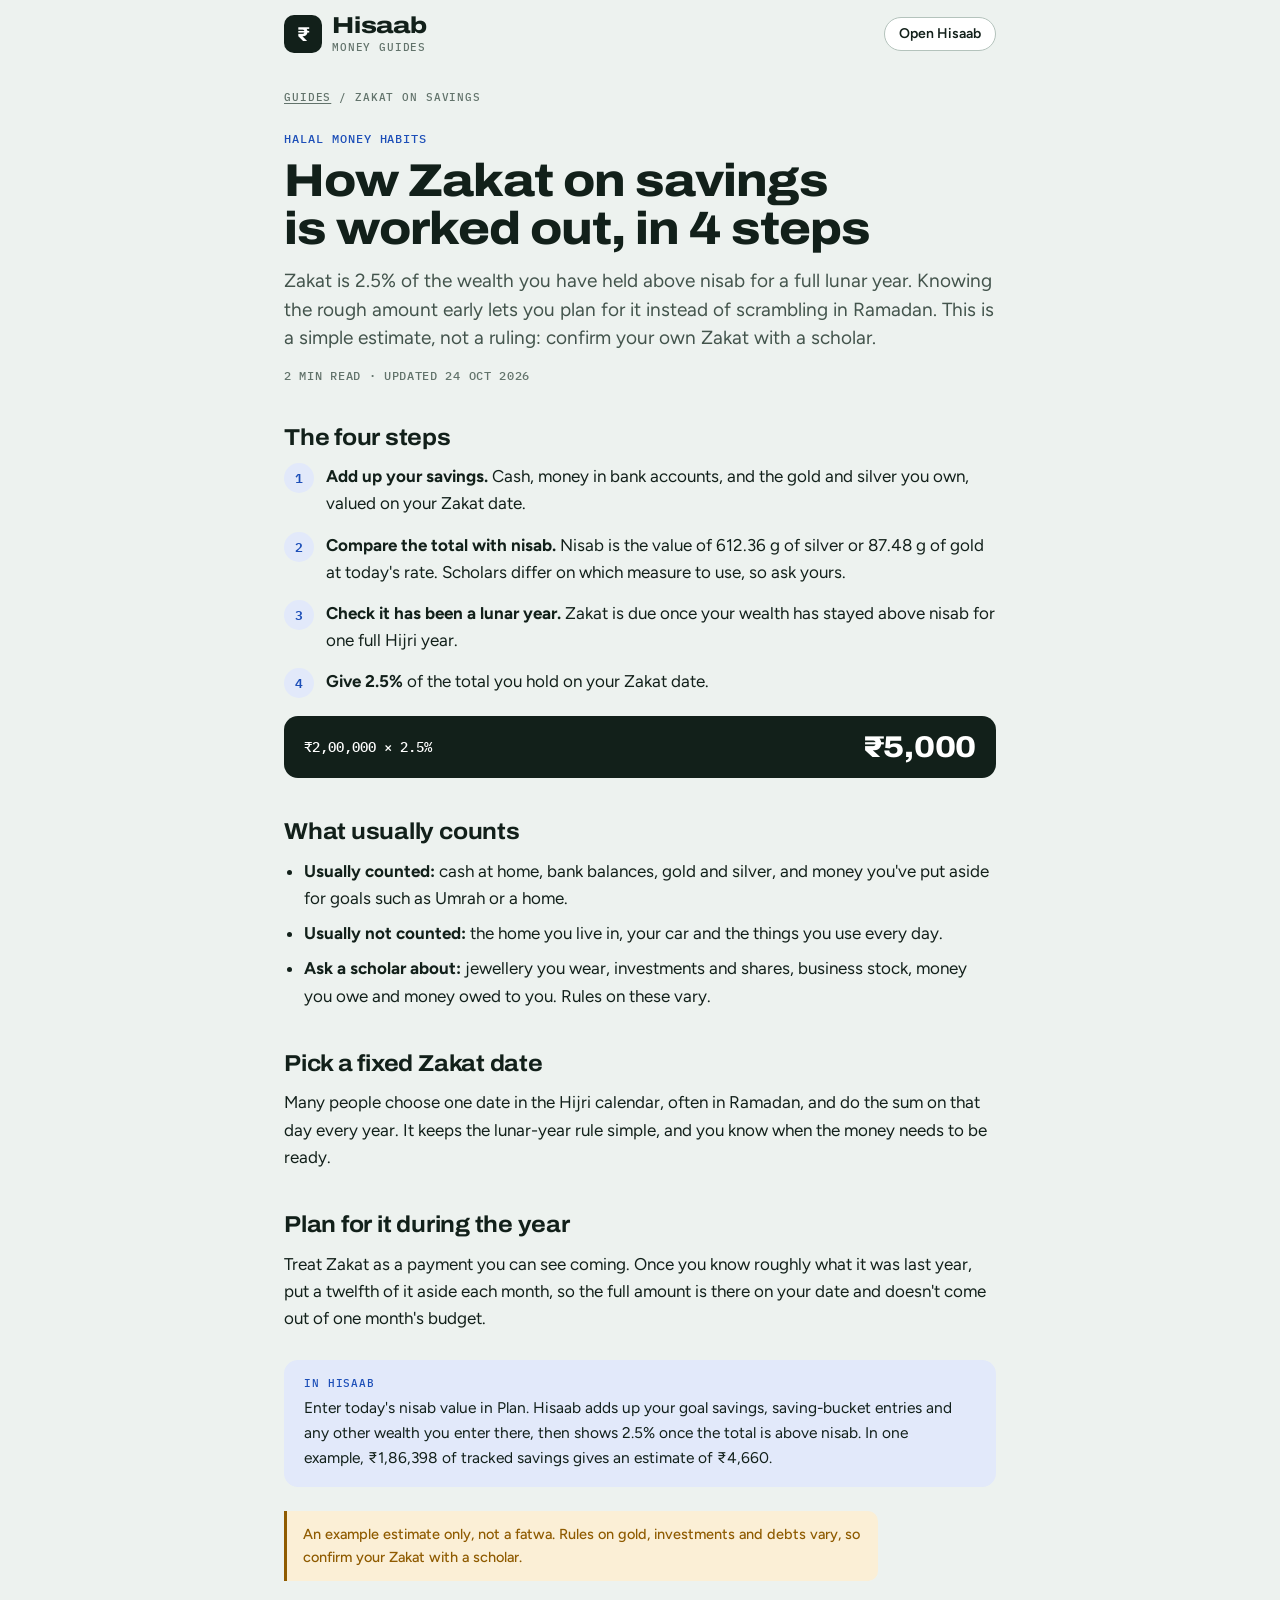
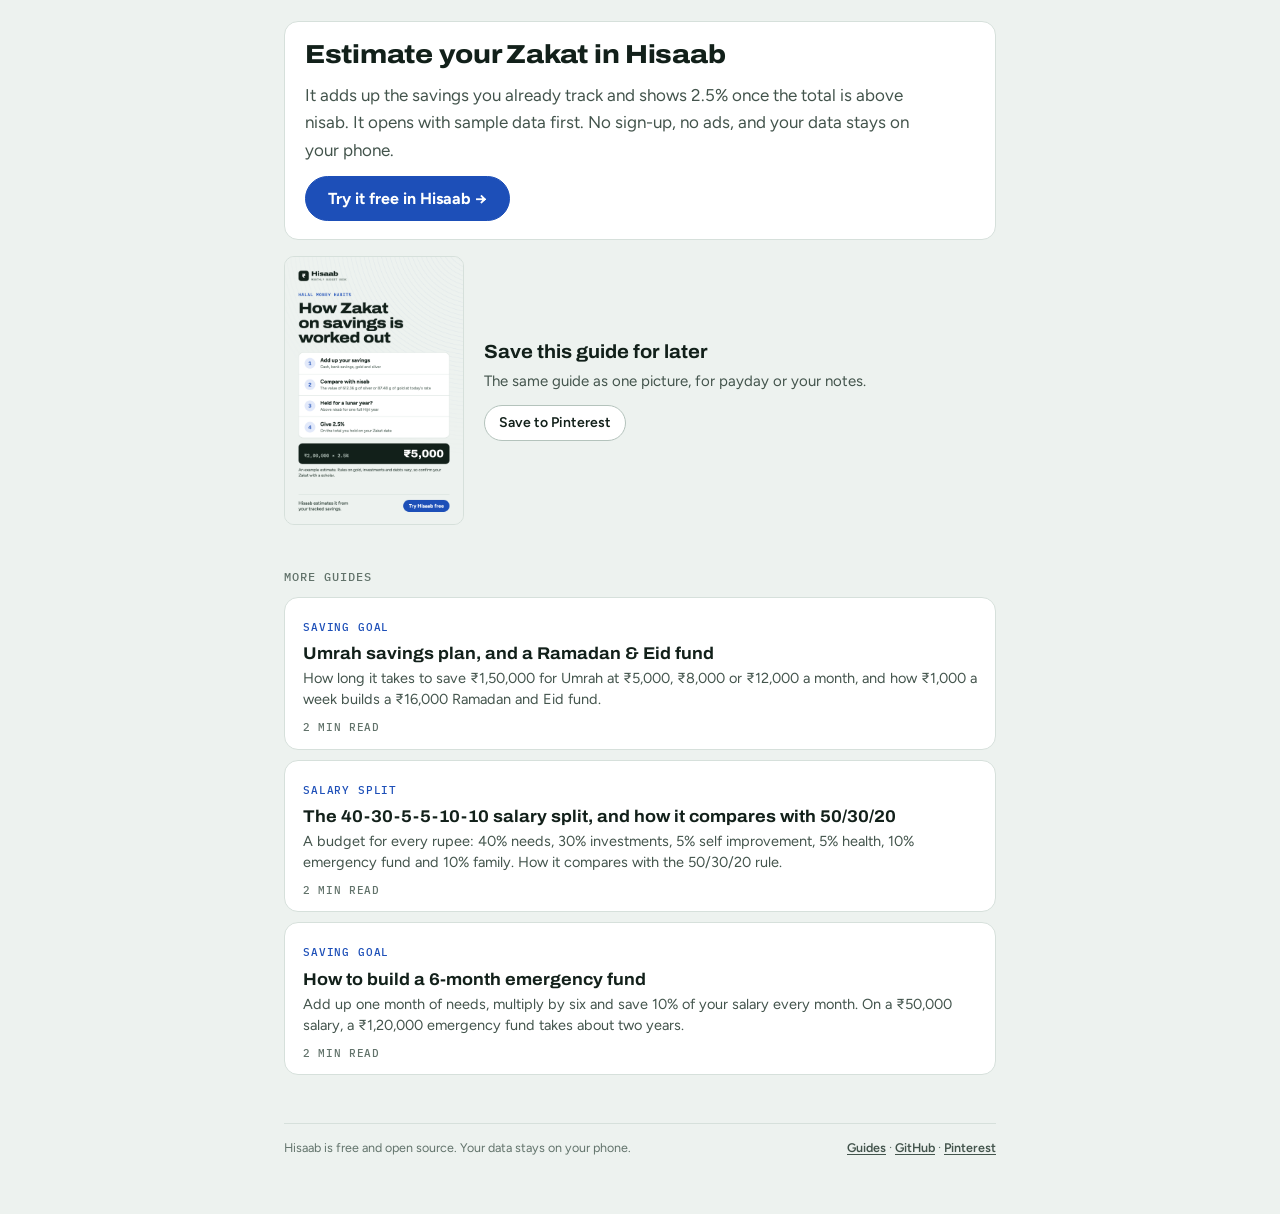
<file: guides/zakat-on-savings/index.html>
<!doctype html>
<html lang="en">
<head>
<meta charset="utf-8">
<meta name="viewport" content="width=device-width, initial-scale=1">
<title>Zakat calculation on savings: an easy 4-step guide (2.5%) | Hisaab</title>
<meta name="description" content="Estimate Zakat on savings: add up cash, bank savings, gold and silver, compare with nisab, check a full Hijri year has passed, then give 2.5%. Example: ₹5,000 on ₹2,00,000. An estimate only.">
<link rel="canonical" href="https://buberearbaz-web.github.io/hisaab/guides/zakat-on-savings/">
<meta name="theme-color" content="#EDF2EF" media="(prefers-color-scheme: light)">
<meta name="theme-color" content="#0D1311" media="(prefers-color-scheme: dark)">
<link rel="icon" href="data:image/svg+xml,%3Csvg xmlns='http://www.w3.org/2000/svg' viewBox='0 0 64 64'%3E%3Crect width='64' height='64' rx='16' fill='%2312201A'/%3E%3Ctext x='32' y='45' font-family='Arial,sans-serif' font-size='38' font-weight='700' text-anchor='middle' fill='%23ffffff'%3E%E2%82%B9%3C/text%3E%3C/svg%3E">
<meta property="og:type" content="article">
<meta property="og:site_name" content="Hisaab">
<meta property="og:title" content="Zakat calculation on savings: an easy 4-step guide (2.5%)">
<meta property="og:description" content="Estimate Zakat on savings: add up cash, bank savings, gold and silver, compare with nisab, check a full Hijri year has passed, then give 2.5%. Example: ₹5,000 on ₹2,00,000. An estimate only.">
<meta property="og:url" content="https://buberearbaz-web.github.io/hisaab/guides/zakat-on-savings/">
<meta property="og:image" content="https://buberearbaz-web.github.io/hisaab/assets/pins/07-zakat-on-savings.png">
<meta property="og:image:width" content="1000">
<meta property="og:image:height" content="1500">
<meta property="og:image:alt" content="Four steps to work out Zakat on savings, with an example of ₹5,000 on ₹2,00,000.">
<meta property="article:published_time" content="2026-10-24">
<meta property="article:section" content="Halal money habits">
<meta name="twitter:card" content="summary_large_image">
<link rel="preconnect" href="https://fonts.googleapis.com">
<link rel="preconnect" href="https://fonts.gstatic.com" crossorigin>
<link rel="stylesheet" href="https://fonts.googleapis.com/css2?family=Archivo:wdth,wght@62..125,400..800&family=Figtree:wght@400;500;600;700&family=IBM+Plex+Mono:wght@400;500&display=swap">
<link rel="stylesheet" href="../guide.css">
<link rel="apple-touch-icon" href="../../assets/icon-180.png">
<script type="application/ld+json">{"@context": "https://schema.org", "@type": "Article", "headline": "Zakat calculation on savings: an easy 4-step guide (2.5%)", "description": "Estimate Zakat on savings: add up cash, bank savings, gold and silver, compare with nisab, check a full Hijri year has passed, then give 2.5%. Example: ₹5,000 on ₹2,00,000. An estimate only.", "image": ["https://buberearbaz-web.github.io/hisaab/assets/pins/07-zakat-on-savings.png"], "datePublished": "2026-10-24", "dateModified": "2026-10-24", "inLanguage": "en", "author": {"@type": "Organization", "name": "Hisaab", "url": "https://buberearbaz-web.github.io/hisaab/"}, "publisher": {"@type": "Organization", "name": "Hisaab", "url": "https://buberearbaz-web.github.io/hisaab/", "logo": {"@type": "ImageObject", "url": "https://buberearbaz-web.github.io/hisaab/assets/icon-512.png"}}, "mainEntityOfPage": "https://buberearbaz-web.github.io/hisaab/guides/zakat-on-savings/"}</script>
</head>
<body>
<div class="wrap">
<header class="top">
  <a class="brand" href="../../"><span class="mark" aria-hidden="true">₹</span><div><div class="wordmark">Hisaab</div><div class="tagline">Money guides</div></div></a>
  <a class="top-link" href="../../">Open Hisaab</a>
</header>
<main>
<article>
<p class="crumbs"><a href="../">Guides</a> / Zakat on savings</p>
<p class="eyebrow">Halal money habits</p>
<h1>How Zakat on savings is worked out, in 4 steps</h1>
<p class="lede">Zakat is 2.5% of the wealth you have held above nisab for a full lunar year. Knowing the rough amount early lets you plan for it instead of scrambling in Ramadan. This is a simple estimate, not a ruling: confirm your own Zakat with a scholar.</p>
<p class="meta">2 min read · Updated 24 Oct 2026</p>
<h2>The four steps</h2>
<ol class="steps"><li><span><b>Add up your savings.</b> Cash, money in bank accounts, and the gold and silver you own, valued on your Zakat date.</span></li><li><span><b>Compare the total with nisab.</b> Nisab is the value of 612.36 g of silver or 87.48 g of gold at today's rate. Scholars differ on which measure to use, so ask yours.</span></li><li><span><b>Check it has been a lunar year.</b> Zakat is due once your wealth has stayed above nisab for one full Hijri year.</span></li><li><span><b>Give 2.5%</b> of the total you hold on your Zakat date.</span></li></ol>
<div class="calc"><span>₹2,00,000 × 2.5%</span><strong class="n">₹5,000</strong></div>

<h2>What usually counts</h2>
<ul>
<li><b>Usually counted:</b> cash at home, bank balances, gold and silver, and money you've put aside for goals such as
Umrah or a home.</li>
<li><b>Usually not counted:</b> the home you live in, your car and the things you use every day.</li>
<li><b>Ask a scholar about:</b> jewellery you wear, investments and shares, business stock, money you owe and money
owed to you. Rules on these vary.</li>
</ul>

<h2>Pick a fixed Zakat date</h2>
<p>Many people choose one date in the Hijri calendar, often in Ramadan, and do the sum on that day every year. It keeps
the lunar-year rule simple, and you know when the money needs to be ready.</p>

<h2>Plan for it during the year</h2>
<p>Treat Zakat as a payment you can see coming. Once you know roughly what it was last year, put a twelfth of it aside
each month, so the full amount is there on your date and doesn't come out of one month's budget.</p>

<div class="tip"><span class="k">In Hisaab</span><p>Enter today's nisab value in Plan. Hisaab adds up your goal savings,
saving-bucket entries and any other wealth you enter there, then shows 2.5% once the total is above nisab. In one
example, ₹1,86,398 of tracked savings gives an estimate of ₹4,660.</p></div>
<p class="note warn">An example estimate only, not a fatwa. Rules on gold, investments and debts vary, so confirm your
Zakat with a scholar.</p>
</article>

<section class="card cta">
  <h2>Estimate your Zakat in Hisaab</h2>
  <p>It adds up the savings you already track and shows 2.5% once the total is above nisab. It opens with sample data first. No sign-up, no ads, and your data stays on your phone.</p>
  <a class="btn primary" href="../../#demo">Try it free in Hisaab →</a>
</section>

<section class="pin" aria-label="Save this guide">
  <img src="../../assets/pins/07-zakat-on-savings.png" width="1000" height="1500" alt="Four steps to work out Zakat on savings, with an example of ₹5,000 on ₹2,00,000." loading="lazy">
  <div>
    <h2>Save this guide for later</h2>
    <p>The same guide as one picture, for payday or your notes.</p>
    <a class="btn small" href="https://www.pinterest.com/pin/create/button/?url=https%3A%2F%2Fbuberearbaz-web.github.io%2Fhisaab%2Fguides%2Fzakat-on-savings%2F&amp;media=https%3A%2F%2Fbuberearbaz-web.github.io%2Fhisaab%2Fassets%2Fpins%2F07-zakat-on-savings.png&amp;description=Zakat%20calculation%20on%20savings%3A%20an%20easy%204-step%20guide%20%282.5%25%29" target="_blank" rel="noopener">Save to Pinterest</a>
  </div>
</section>

<nav class="more" aria-label="More guides">
  <h2>More guides</h2>
  <ul class="list"><li><a href="../umrah-ramadan-fund/"><span class="e">Saving goal</span><strong>Umrah savings plan, and a Ramadan & Eid fund</strong><span class="d">How long it takes to save ₹1,50,000 for Umrah at ₹5,000, ₹8,000 or ₹12,000 a month, and how ₹1,000 a week builds a ₹16,000 Ramadan and Eid fund.</span><span class="t">2 min read</span></a></li><li><a href="../salary-split/"><span class="e">Salary split</span><strong>The <span class=nw>40-30-5-5-10-10</span> salary split, and how it compares with 50/30/20</strong><span class="d">A budget for every rupee: 40% needs, 30% investments, 5% self improvement, 5% health, 10% emergency fund and 10% family. How it compares with the 50/30/20 rule.</span><span class="t">2 min read</span></a></li><li><a href="../emergency-fund/"><span class="e">Saving goal</span><strong>How to build a <span class=nw>6-month</span> emergency fund</strong><span class="d">Add up one month of needs, multiply by six and save 10% of your salary every month. On a ₹50,000 salary, a ₹1,20,000 emergency fund takes about two years.</span><span class="t">2 min read</span></a></li></ul>
</nav>
</main>
<footer class="foot"><span>Hisaab is free and open source. Your data stays on your phone.</span><span><a href="../">Guides</a> · <a href="https://github.com/buberearbaz-web/hisaab" target="_blank" rel="noopener">GitHub</a> · <a href="https://www.pinterest.com/buberearbaz/" target="_blank" rel="noopener">Pinterest</a></span></footer>
</div>
</body>
</html>
</file>
<file: guides/guide.css>
/* Hisaab guides. Same tokens and type as the app (index.html). */
:root {
  color-scheme: light;
  --ground: #EDF2EF;
  --surface: #FFFFFF;
  --surface-2: #F4F7F5;
  --ink: #12201A;
  --ink-2: #43544C;
  --muted: #62736B;
  --rule: #D6E0DB;
  --rule-strong: #B4C3BC;
  --accent: #1D4FB8;
  --accent-hover: #163F95;
  --accent-ink: #FFFFFF;
  --accent-soft: #E2E9FA;
  --warn: #8F5B00;
  --warn-soft: #FBEFD6;
  --s1: #9a5b2e;
  --s2: #c8398f;
  --s3: #7f9a1f;
  --s4: #1c9cc4;
  --s5: #6b5bd2;
  --s6: #e3a21a;
  --f-display: "Archivo", "Helvetica Neue", Arial, sans-serif;
  --f-body: "Figtree", system-ui, -apple-system, "Segoe UI", sans-serif;
  --f-mono: "IBM Plex Mono", ui-monospace, "SF Mono", Menlo, monospace;
}
@media (prefers-color-scheme: dark) {
  :root {
    color-scheme: dark;
    --ground: #0D1311;
    --surface: #151D1A;
    --surface-2: #1B2521;
    --ink: #E3EBE7;
    --ink-2: #B2C0B9;
    --muted: #8D9D96;
    --rule: #25312C;
    --rule-strong: #3A4A43;
    --accent: #86A4F4;
    --accent-hover: #A3BBF7;
    --accent-ink: #0D1311;
    --accent-soft: #1D2944;
    --warn: #E2A640;
    --warn-soft: #33260E;
    --s1: #b5652a;
    --s2: #cf4a8c;
    --s3: #7a9420;
    --s4: #1e9aa6;
    --s5: #8a68e0;
    --s6: #c4860a;
  }
}

* { box-sizing: border-box; }
html { -webkit-text-size-adjust: 100%; }
body { margin: 0; background: var(--ground); color: var(--ink); font: 17px/1.6 var(--f-body); }
img { max-width: 100%; height: auto; display: block; }
a { color: var(--accent); text-underline-offset: 2px; }
a:hover { color: var(--accent-hover); }
.n, .amt { font-family: var(--f-mono); font-variant-numeric: tabular-nums; }
.nw { white-space: nowrap; }

.wrap { max-width: 760px; margin: 0 auto; padding: 0 16px 56px; }
@media (min-width: 720px) { .wrap { padding-inline: 24px; } }

/* Header */
.top { display: flex; align-items: center; justify-content: space-between; gap: 12px; padding-block: 14px; }
.brand { display: flex; align-items: center; gap: 10px; min-width: 0; color: inherit; text-decoration: none; }
.brand:hover { color: inherit; }
.mark { width: 38px; height: 38px; border-radius: 10px; background: var(--ink); color: var(--surface); display: grid; place-items: center; font: 700 20px/1 var(--f-display); flex: none; }
.wordmark { font: 800 23px/1 var(--f-display); font-stretch: 122%; letter-spacing: -0.01em; }
.tagline { font: 500 10.5px/1.2 var(--f-mono); color: var(--muted); letter-spacing: 0.08em; text-transform: uppercase; margin-top: 4px; }
.top-link { flex: none; font: 600 14px/1 var(--f-body); color: var(--ink); text-decoration: none; background: var(--surface); border: 1px solid var(--rule-strong); border-radius: 999px; padding: 9px 14px; }
.top-link:hover { color: var(--ink); border-color: var(--ink-2); }

/* Article head */
.crumbs { font: 500 11px/1.4 var(--f-mono); letter-spacing: 0.08em; text-transform: uppercase; color: var(--muted); margin: 22px 0 0; }
.crumbs a { color: var(--muted); }
.eyebrow { font: 500 12px/1.3 var(--f-mono); letter-spacing: 0.08em; text-transform: uppercase; color: var(--accent); margin: 26px 0 0; }
h1 { font: 800 clamp(31px, 6.4vw, 46px)/1.05 var(--f-display); font-stretch: 112%; letter-spacing: -0.02em; margin: 10px 0 14px; text-wrap: balance; }
.lede { font-size: 19px; line-height: 1.5; color: var(--ink-2); margin: 0; max-width: 62ch; }
.meta { font: 500 11.5px/1.3 var(--f-mono); letter-spacing: 0.06em; text-transform: uppercase; color: var(--muted); margin: 16px 0 0; }

/* Article body */
article h2 { font: 700 23px/1.2 var(--f-display); font-stretch: 108%; letter-spacing: -0.01em; margin: 40px 0 12px; text-wrap: balance; }
article p { margin: 0 0 14px; max-width: 66ch; }
article ul { margin: 0 0 16px; padding-left: 1.2em; max-width: 66ch; }
article ul li + li { margin-top: 8px; }
article b { color: var(--ink); }
.cap { font-size: 13.5px; color: var(--muted); margin: -8px 0 16px; }

.steps { list-style: none; margin: 0 0 16px; padding: 0; counter-reset: st; display: grid; gap: 14px; max-width: 66ch; }
.steps li { counter-increment: st; display: grid; grid-template-columns: 30px minmax(0, 1fr); gap: 12px; align-items: start; }
.steps li::before { content: counter(st); width: 30px; height: 30px; border-radius: 50%; background: var(--accent-soft); color: var(--accent); font: 600 13px/30px var(--f-mono); text-align: center; }
.steps.time li { grid-template-columns: 52px minmax(0, 1fr); }
.steps.time li::before { content: attr(data-t); width: 52px; border-radius: 8px; }

/* Cards, tables */
.card { background: var(--surface); border: 1px solid var(--rule); border-radius: 14px; padding: 18px 20px; }
.tbl { overflow-x: auto; background: var(--surface); border: 1px solid var(--rule); border-radius: 14px; margin: 16px 0; }
table { border-collapse: collapse; width: 100%; font-size: 15px; }
th, td { text-align: left; padding: 10px 14px; border-bottom: 1px solid var(--rule); vertical-align: top; }
th { font: 500 11px/1.3 var(--f-mono); letter-spacing: 0.06em; text-transform: uppercase; color: var(--muted); white-space: nowrap; }
tr:last-child td { border-bottom: 0; }
td.n, th.n { text-align: right; white-space: nowrap; }
td.n { color: var(--ink); font-size: 14.5px; }
tfoot td { font-weight: 700; border-top: 1px solid var(--rule-strong); }
.tbl.wide table { min-width: 560px; }
.tbl.wide th:first-child, .tbl.wide td:first-child { position: sticky; left: 0; background: var(--surface); }
.sw { display: inline-block; width: 10px; height: 10px; border-radius: 3px; margin-right: 8px; vertical-align: 0; }
.muted { color: var(--muted); }

/* Split bar */
.split { display: flex; height: 18px; border-radius: 6px; overflow: hidden; margin: 22px 0 8px; gap: 2px; }
.split i { display: block; }
.split-key { display: flex; flex-wrap: wrap; gap: 6px 16px; font-size: 13.5px; color: var(--ink-2); margin: 0 0 8px; padding: 0; list-style: none; }

/* Progress meter */
.meter { margin: 18px 0; }
.meter .row { display: flex; justify-content: space-between; gap: 12px; font-size: 14.5px; margin-bottom: 8px; }
.meter .bar { height: 12px; border-radius: 999px; background: var(--surface-2); border: 1px solid var(--rule); overflow: hidden; }
.meter .bar i { display: block; height: 100%; background: var(--s5); border-radius: 999px; }

/* Dark calculation bar, as on the pins */
.calc { display: flex; align-items: center; justify-content: space-between; gap: 8px 16px; flex-wrap: wrap; background: var(--ink); color: var(--surface); border-radius: 14px; padding: 16px 20px; margin: 18px 0; }
.calc span { font: 500 14px/1.3 var(--f-mono); }
.calc strong { font: 800 30px/1 var(--f-display); font-stretch: 112%; letter-spacing: -0.01em; }

/* Two-up comparison */
.pair { display: grid; grid-template-columns: repeat(2, minmax(0, 1fr)); gap: 12px; margin: 16px 0; }
@media (max-width: 560px) { .pair { grid-template-columns: minmax(0, 1fr); } }
.pair .card { padding: 16px 18px; }
.pair h3 { font: 700 16px/1.25 var(--f-display); font-stretch: 105%; margin: 0 0 6px; }
.pair p { font-size: 15px; color: var(--ink-2); margin: 0 0 10px; }
.pair .big { font: 800 28px/1 var(--f-display); font-stretch: 112%; margin: 0; color: var(--ink); }
.pair .big small { font: 500 12px/1.3 var(--f-mono); color: var(--muted); letter-spacing: 0.04em; display: block; margin-top: 6px; }
.pair .on { border-color: var(--accent); }

/* Checklist with bucket tags */
.checks { list-style: none; margin: 0 0 16px; padding: 0; display: grid; gap: 8px; }
.checks li { display: grid; grid-template-columns: 26px minmax(0, 1fr) auto; gap: 12px; align-items: center; background: var(--surface); border: 1px solid var(--rule); border-radius: 12px; padding: 12px 14px; }
.checks li::before { content: "✓"; width: 26px; height: 26px; border-radius: 7px; background: var(--accent); color: var(--accent-ink); font: 700 14px/26px var(--f-body); text-align: center; }
.checks b { display: block; }
.checks span { font-size: 14.5px; color: var(--ink-2); }
.tag { font: 500 10.5px/1 var(--f-mono); letter-spacing: 0.06em; text-transform: uppercase; color: var(--muted); border: 1px solid var(--rule-strong); border-radius: 4px; padding: 4px 6px; white-space: nowrap; }
@media (max-width: 420px) { .checks li { grid-template-columns: 26px minmax(0, 1fr); } .checks .tag { grid-column: 2; justify-self: start; } }

/* Notes and tips */
.tip { background: var(--accent-soft); border-radius: 14px; padding: 16px 20px; margin: 28px 0 0; font-size: 15.5px; }
.tip p { margin: 0; }
.tip .k { font: 500 11px/1.3 var(--f-mono); letter-spacing: 0.08em; text-transform: uppercase; color: var(--accent); display: block; margin-bottom: 6px; }
.note { border-left: 3px solid var(--rule-strong); padding: 2px 0 2px 14px; margin: 24px 0 0; font-size: 14.5px; color: var(--muted); max-width: 66ch; }
.note.warn { background: var(--warn-soft); color: var(--warn); border-left-color: currentColor; border-radius: 0 10px 10px 0; padding: 12px 16px; font-weight: 500; }

/* Call to action */
.btn { display: inline-flex; align-items: center; justify-content: center; gap: 8px; border-radius: 999px; padding: 13px 22px; font: 700 16px/1.1 var(--f-body); text-decoration: none; border: 1px solid var(--rule-strong); background: var(--surface); color: var(--ink); }
.btn:hover { color: var(--ink); border-color: var(--ink-2); }
.btn.primary { background: var(--accent); border-color: var(--accent); color: var(--accent-ink); }
.btn.primary:hover { background: var(--accent-hover); border-color: var(--accent-hover); color: var(--accent-ink); }
.btn.small { padding: 9px 14px; font-size: 14px; font-weight: 600; }
.cta { margin: 40px 0 0; display: grid; gap: 12px; justify-items: start; }
.cta h2 { font: 800 26px/1.15 var(--f-display); font-stretch: 112%; letter-spacing: -0.01em; margin: 0; }
.cta p { margin: 0; color: var(--ink-2); max-width: 56ch; }

/* The pin, to save */
.pin { display: grid; grid-template-columns: 180px minmax(0, 1fr); gap: 20px; align-items: center; margin: 16px 0 0; }
.pin img { border-radius: 10px; border: 1px solid var(--rule); }
.pin h2 { font: 700 19px/1.2 var(--f-display); font-stretch: 106%; margin: 0 0 6px; }
.pin p { margin: 0 0 12px; font-size: 15px; color: var(--ink-2); }
@media (max-width: 520px) { .pin { grid-template-columns: 120px minmax(0, 1fr); gap: 14px; } }

/* More guides, guides index */
.more { margin: 44px 0 0; }
.more h2 { font: 500 12px/1.3 var(--f-mono); letter-spacing: 0.08em; text-transform: uppercase; color: var(--muted); margin: 0 0 12px; }
.list { list-style: none; margin: 0; padding: 0; display: grid; gap: 10px; }
.list.grid { grid-template-columns: repeat(2, minmax(0, 1fr)); gap: 12px; }
@media (max-width: 620px) { .list.grid { grid-template-columns: minmax(0, 1fr); } }
.list a { display: block; height: 100%; background: var(--surface); border: 1px solid var(--rule); border-radius: 14px; padding: 14px 18px; color: var(--ink); text-decoration: none; }
.list a:hover { border-color: var(--accent); color: var(--ink); }
.list .e { font: 500 10.5px/1.3 var(--f-mono); letter-spacing: 0.08em; text-transform: uppercase; color: var(--accent); }
.list strong { display: block; font: 700 17px/1.25 var(--f-display); font-stretch: 106%; margin: 4px 0 4px; text-wrap: balance; }
.list span.d { display: block; font-size: 14.5px; color: var(--ink-2); line-height: 1.45; }
.list span.t { display: block; font: 500 11px/1.3 var(--f-mono); color: var(--muted); letter-spacing: 0.06em; text-transform: uppercase; margin-top: 10px; }

/* Footer, as in the app */
.foot { display: flex; flex-wrap: wrap; justify-content: space-between; gap: 6px 16px; margin-top: 48px; padding-top: 14px; border-top: 1px solid var(--rule); font-size: 12.5px; color: var(--muted); }
.foot a { color: var(--ink-2); font-weight: 600; }
</file>
